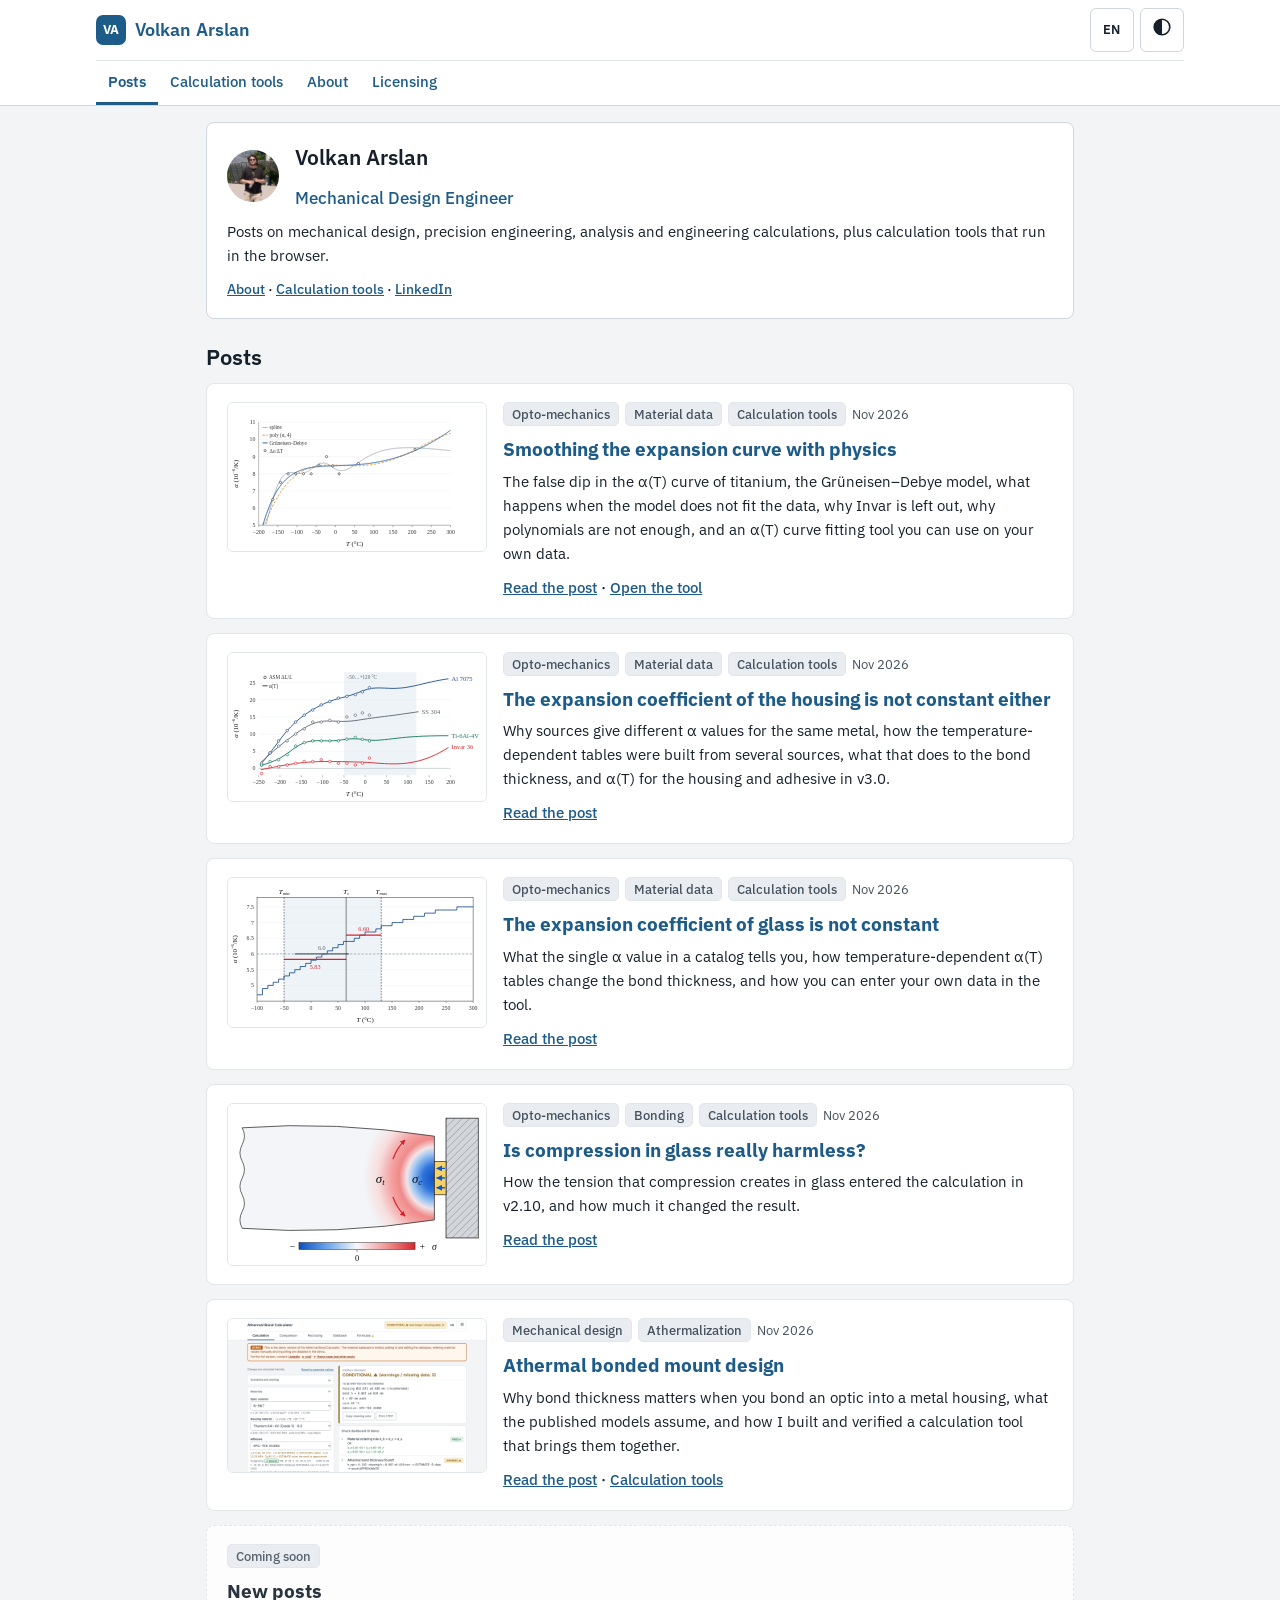
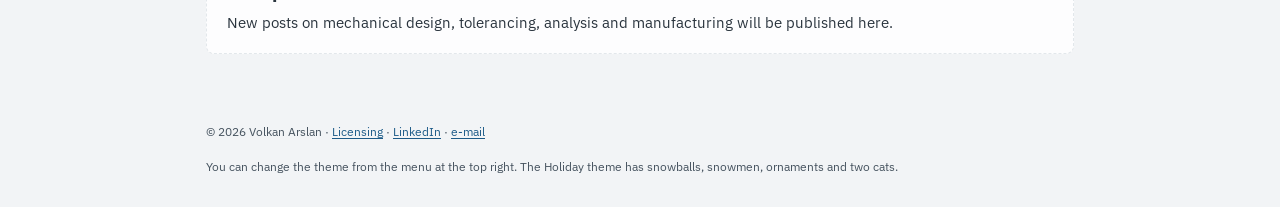
<file: index.html>
<!DOCTYPE html>
<html lang="en">
<head>
<meta charset="utf-8">
<meta name="viewport" content="width=device-width, initial-scale=1, viewport-fit=cover">
<title>Volkan Arslan — Yazılar</title>
<meta name="description" content="Volkan Arslan, mechanical design engineer: posts on mechanical design, precision engineering, GD&T and analysis, and browser-based engineering calculation tools.">
<meta name="author" content="Volkan Arslan">
<meta property="og:title" content="Volkan Arslan — Yazılar">
<meta property="og:description" content="Volkan Arslan, mechanical design engineer: posts on mechanical design, precision engineering, GD&T and analysis, and browser-based engineering calculation tools.">
<meta property="og:type" content="website">
<link rel="icon" href="data:image/svg+xml,%3Csvg xmlns='http://www.w3.org/2000/svg' viewBox='0 0 32 32'%3E%3Crect width='32' height='32' rx='7' fill='%231d5b88'/%3E%3Ctext x='16' y='21.5' font-family='Arial,sans-serif' font-size='14' font-weight='700' fill='%23fff' text-anchor='middle'%3EVA%3C/text%3E%3C/svg%3E">
<script>try{var __q=new URLSearchParams(location.search),__qt=__q.get("t"),__ql=__q.get("l");if(__qt&&/^(system|light|dark|holiday)$/.test(__qt))localStorage.setItem("va-site-tema",__qt);if(__ql&&/^(en|tr|de)$/.test(__ql))localStorage.setItem("athermal-bag-hesabi-v14-dil",__ql);if(__qt||__ql){__q.delete("t");__q.delete("l");var __s=__q.toString();history.replaceState(null,"",location.pathname+(__s?"?"+__s:"")+location.hash)}}catch(e){}</script>
<script>try{var __t=localStorage.getItem("va-site-tema");if(__t===null){var __sd=new Date(),__sm=__sd.getMonth(),__sg=__sd.getDate();if((__sm===11&&__sg>=15)||(__sm===0&&__sg<=6))__t="holiday"}if(__t==="light"||__t==="dark"||__t==="holiday"){document.documentElement.setAttribute("data-theme",__t);var __v=false;if(__t==="holiday"){var __s=JSON.parse(localStorage.getItem("athermal-bag-hesabi-v14-yilbasi")||"{}").variant,__d=new Date(),__h=__d.getHours()+__d.getMinutes()/60;__v=__s==="day"||(__s!=="night"&&((__h>=6&&__h<9.5?(__h-6)/5.25:(__h>=9.5&&__h<15?1:(__h>=15&&__h<16.5?1-(__h-15)/0.75:0)))>=0.5))}if(__v)document.documentElement.setAttribute("data-hol-var","day");document.documentElement.style.colorScheme=__t==="holiday"?(__v?"light":"dark"):__t}}catch(e){}try{var __l=null;try{__l=localStorage.getItem("athermal-bag-hesabi-v14-dil")}catch(e){}if(__l!=="tr"&&__l!=="de"&&__l!=="en"){var __a=navigator.languages&&navigator.languages.length?navigator.languages:[navigator.language||""];__l="en";for(var __i=0;__i<__a.length;__i++){var __p=String(__a[__i]||"").slice(0,2).toLowerCase();if(__p==="tr"||__p==="de"||__p==="en"){__l=__p;break}}}document.documentElement.setAttribute("lang",__l)}catch(e){document.documentElement.setAttribute("lang","en")}</script>
<link rel="stylesheet" href="https://fonts.googleapis.com/css2?family=IBM+Plex+Mono:wght@400;500&family=IBM+Plex+Sans:wght@400;500;600&display=swap" media="print" onload="this.media='all'">
<link rel="stylesheet" href="assets/site.css">
</head>
<body>
<div id="app" class="site" data-page="home">
  <a class="skip" href="#main">İçeriğe geç</a>
  <header class="top">
    <div class="wrap">
      <div class="row1">
        <div>
          <h1><a class="brand" href="index.html" translate="no"><span class="mono" aria-hidden="true">VA</span>Volkan Arslan</a></h1>
        </div>
        <div class="hdrR">
          <div class="themebox langbox" translate="no">
            <button type="button" class="themebtn langbtn" id="langBtn" aria-haspopup="true" aria-expanded="false" aria-controls="langMenu" aria-label="Language / Dil: English">EN</button>
            <div class="thememenu langmenu" id="langMenu" role="radiogroup" aria-label="Language / Dil" hidden>
              <button type="button" role="radio" aria-checked="true" data-lang-opt="en" lang="en">English</button>
              <button type="button" role="radio" aria-checked="false" data-lang-opt="de" lang="de">Deutsch</button>
              <button type="button" role="radio" aria-checked="false" data-lang-opt="tr" lang="tr">Türkçe</button>
            </div>
          </div>
          <div class="themebox">
            <button type="button" class="themebtn" id="themeBtn" aria-haspopup="true" aria-expanded="false" aria-controls="themePop" aria-label="Tema: Sistem"><span id="themeIco" aria-hidden="true"></span></button>
            <div class="thememenu" id="themePop" hidden>
              <div id="themeMenu" role="radiogroup" aria-label="Tema">
                <button type="button" role="radio" aria-checked="true" data-theme-opt="system">Sistem</button>
                <button type="button" role="radio" aria-checked="false" data-theme-opt="light">Açık</button>
                <button type="button" role="radio" aria-checked="false" data-theme-opt="dark">Koyu</button>
                <button type="button" role="radio" aria-checked="false" data-theme-opt="holiday">Yılbaşı<span class="seas" hidden> (sezon: otomatik)</span></button>
              </div>
              <div id="holMenuX" class="thx" hidden>
                <button type="button" id="holRunBtn" aria-pressed="true">Karı durdur</button>
                <button type="button" id="holSetBtn" aria-haspopup="dialog">Yılbaşı efektleri…</button>
              </div>
            </div>
          </div>
        </div>
      </div>
      <nav class="tabs sitenav" aria-label="Site">
        <a href="index.html" data-nav="home">Yazılar</a>
        <a href="tools.html" data-nav="tools"><span class="tm">Araçlar</span><span class="td">Hesaplama araçları</span></a>
        <a href="about.html" data-nav="about">Hakkımda</a>
        <a href="license.html" data-nav="license">Lisans</a>
      </nav>
    </div>
  </header>
  <main class="wrap site-main" id="main">
    <div role="tabpanel" id="sitePane" aria-label="İçerik">
    <div class="site-stack">
      <section class="card intro" aria-labelledby="introName">
        <div class="hero-id">
          <img class="avatar sm" src="assets/avatar.jpg" alt="Volkan Arslan" width="240" height="240">
          <div>
            <p class="intro-name" id="introName"><span translate="no">Volkan Arslan</span></p>
            <p class="hero-role">Mekanik Tasarım Mühendisi</p>
          </div>
        </div>
        <p>Mekanik tasarım, hassas mühendislik, analiz ve mühendislik hesapları üzerine yazılar ve tarayıcıda çalışan hesap araçları.</p>
        <p class="intro-links"><a href="about.html">Hakkımda</a> · <a href="tools.html">Hesaplama araçları</a> · <a href="https://www.linkedin.com/in/arslanvolkan" target="_blank" rel="noopener noreferrer">LinkedIn</a></p>
      </section>

      <section id="posts" aria-labelledby="h-posts">
        <h2 class="feed-h" id="h-posts">Yazılar</h2>
        <article class="card post-card feed">
          <a class="pc-img" href="posts/alfa-egri-modeli.html" tabindex="-1" aria-hidden="true"><img src="assets/alfa-model-ti.svg" alt="" loading="lazy"></a>
          <div class="pc-body">
            <p class="pc-meta"><span class="tag">Opto-mekanik</span> <span class="tag">Malzeme verisi</span> <span class="tag">Hesaplama araçları</span> <span class="pc-date">Kasım 2026</span></p>
            <h3><a href="posts/alfa-egri-modeli.html">Genleşme eğrisini fizikle düzgünleştirmek</a></h3>
            <p>Titanyumun α(T) eğrisindeki sahte çukur, Grüneisen–Debye modeli, model veriye uymadığında ne yapılıyor, Invar neden modelin dışında, polinomlar neden yetmiyor ve kendi verinize uygulayabileceğiniz α(T) eğri oturtma aracı.</p>
            <p class="pc-links"><a href="posts/alfa-egri-modeli.html">Yazıyı oku</a> · <a href="tools/alfa-egri/index.html">Aracı aç</a></p>
          </div>
        </article>
        <article class="card post-card feed">
          <a class="pc-img" href="posts/yuva-alfa-t.html" tabindex="-1" aria-hidden="true"><img src="assets/yuva-alfa-t.svg" alt="" loading="lazy"></a>
          <div class="pc-body">
            <p class="pc-meta"><span class="tag">Opto-mekanik</span> <span class="tag">Malzeme verisi</span> <span class="tag">Hesaplama araçları</span> <span class="pc-date">Kasım 2026</span></p>
            <h3><a href="posts/yuva-alfa-t.html">Yuvanın genleşme katsayısı da sabit değil</a></h3>
            <p>Aynı metal için kaynaklar neden farklı α veriyor, sıcaklığa bağlı tablolar birkaç kaynaktan nasıl kuruldu, bunun bağ kalınlığına etkisi ve v3.0'da yuva ve yapıştırıcı için α(T).</p>
            <p class="pc-links"><a href="posts/yuva-alfa-t.html">Yazıyı oku</a></p>
          </div>
        </article>
        <article class="card post-card feed">
          <a class="pc-img" href="posts/alfa-t.html" tabindex="-1" aria-hidden="true"><img src="assets/alfa-t.svg" alt="" loading="lazy"></a>
          <div class="pc-body">
            <p class="pc-meta"><span class="tag">Opto-mekanik</span> <span class="tag">Malzeme verisi</span> <span class="tag">Hesaplama araçları</span> <span class="pc-date">Kasım 2026</span></p>
            <h3><a href="posts/alfa-t.html">Camın genleşme katsayısı sabit değil</a></h3>
            <p>Katalogdaki tek α değerinin neyi anlattığı, sıcaklığa bağlı α(T) tablolarının bağ kalınlığını nasıl değiştirdiği ve araçta kendi verinizi nasıl girebileceğiniz.</p>
            <p class="pc-links"><a href="posts/alfa-t.html">Yazıyı oku</a></p>
          </div>
        </article>
        <article class="card post-card feed">
          <a class="pc-img" href="posts/camda-basma.html" tabindex="-1" aria-hidden="true"><img src="assets/basma-cekme.svg" alt="" loading="lazy"></a>
          <div class="pc-body">
            <p class="pc-meta"><span class="tag">Opto-mekanik</span> <span class="tag">Yapıştırma</span> <span class="tag">Hesaplama araçları</span> <span class="pc-date">Kasım 2026</span></p>
            <h3><a href="posts/camda-basma.html">Camda basma gerçekten zararsız mı?</a></h3>
            <p>v2.10'da camda basmanın oluşturduğu çekme hesaba nasıl girdi ve sonucu ne kadar değiştirdi.</p>
            <p class="pc-links"><a href="posts/camda-basma.html">Yazıyı oku</a></p>
          </div>
        </article>
        <article class="card post-card feed">
          <a class="pc-img" href="posts/athermal-bonding.html" tabindex="-1" aria-hidden="true"><img src="assets/athermal-demo.png" alt="" width="1280" height="760" loading="lazy"></a>
          <div class="pc-body">
            <p class="pc-meta"><span class="tag">Mekanik tasarım</span> <span class="tag">Athermalizasyon</span> <span class="pc-date">Kasım 2026</span></p>
            <h3><a href="posts/athermal-bonding.html">Athermal yapıştırma tasarımı</a></h3>
            <p>Optiği metal yuvaya yapıştırırken bağ kalınlığı neden önemli, literatürdeki modeller neyi varsayıyor ve bunları bir araya getiren bir hesap aracını nasıl kurup doğruladım.</p>
            <p class="pc-links"><a href="posts/athermal-bonding.html">Yazıyı oku</a> · <a href="tools.html">Hesaplama araçları</a></p>
          </div>
        </article>
        <article class="card post-card feed soon">
          <div class="pc-body">
            <p class="pc-meta"><span class="tag">Yakında</span></p>
            <h3>Yeni yazılar</h3>
            <p>Mekanik tasarım, toleranslandırma, analiz ve üretim üzerine yeni yazılar burada yayınlanacak.</p>
          </div>
        </article>
      </section>
    </div>
    </div>
  </main>
  <footer class="wrap">
    <p><span translate="no">© 2026 Volkan Arslan</span> · <a href="license.html">Lisans</a> · <a href="https://www.linkedin.com/in/arslanvolkan" target="_blank" rel="noopener noreferrer">LinkedIn</a> · <a href="#" class="site-mail">e-posta</a></p>
    <p>Temayı sağ üstteki menüden değiştirebilirsiniz. Yılbaşı temasında kar topu, kardan adam, süsler ve iki kedi var.</p>
  </footer>
</div>
<script src="assets/i18n/kartlar.js"></script>
<script src="assets/site.js"></script>
</body>
</html>
</file>
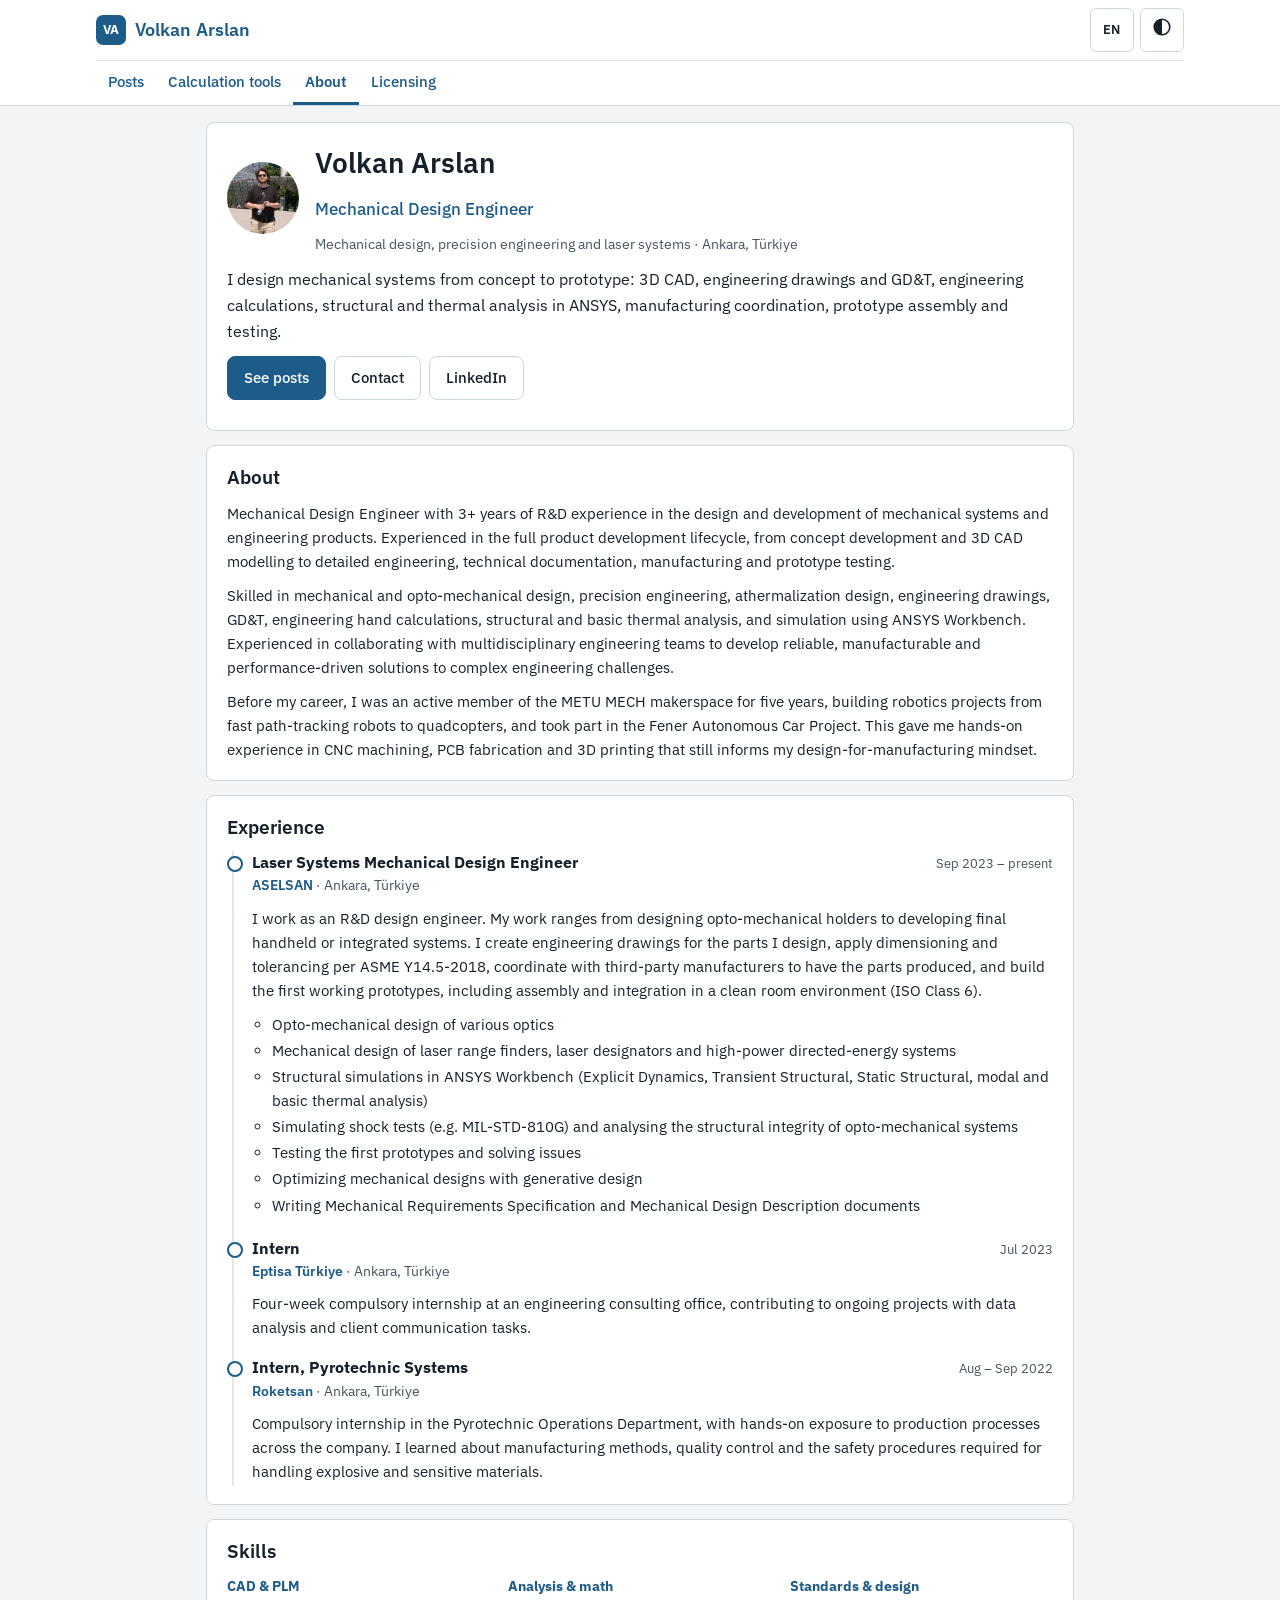
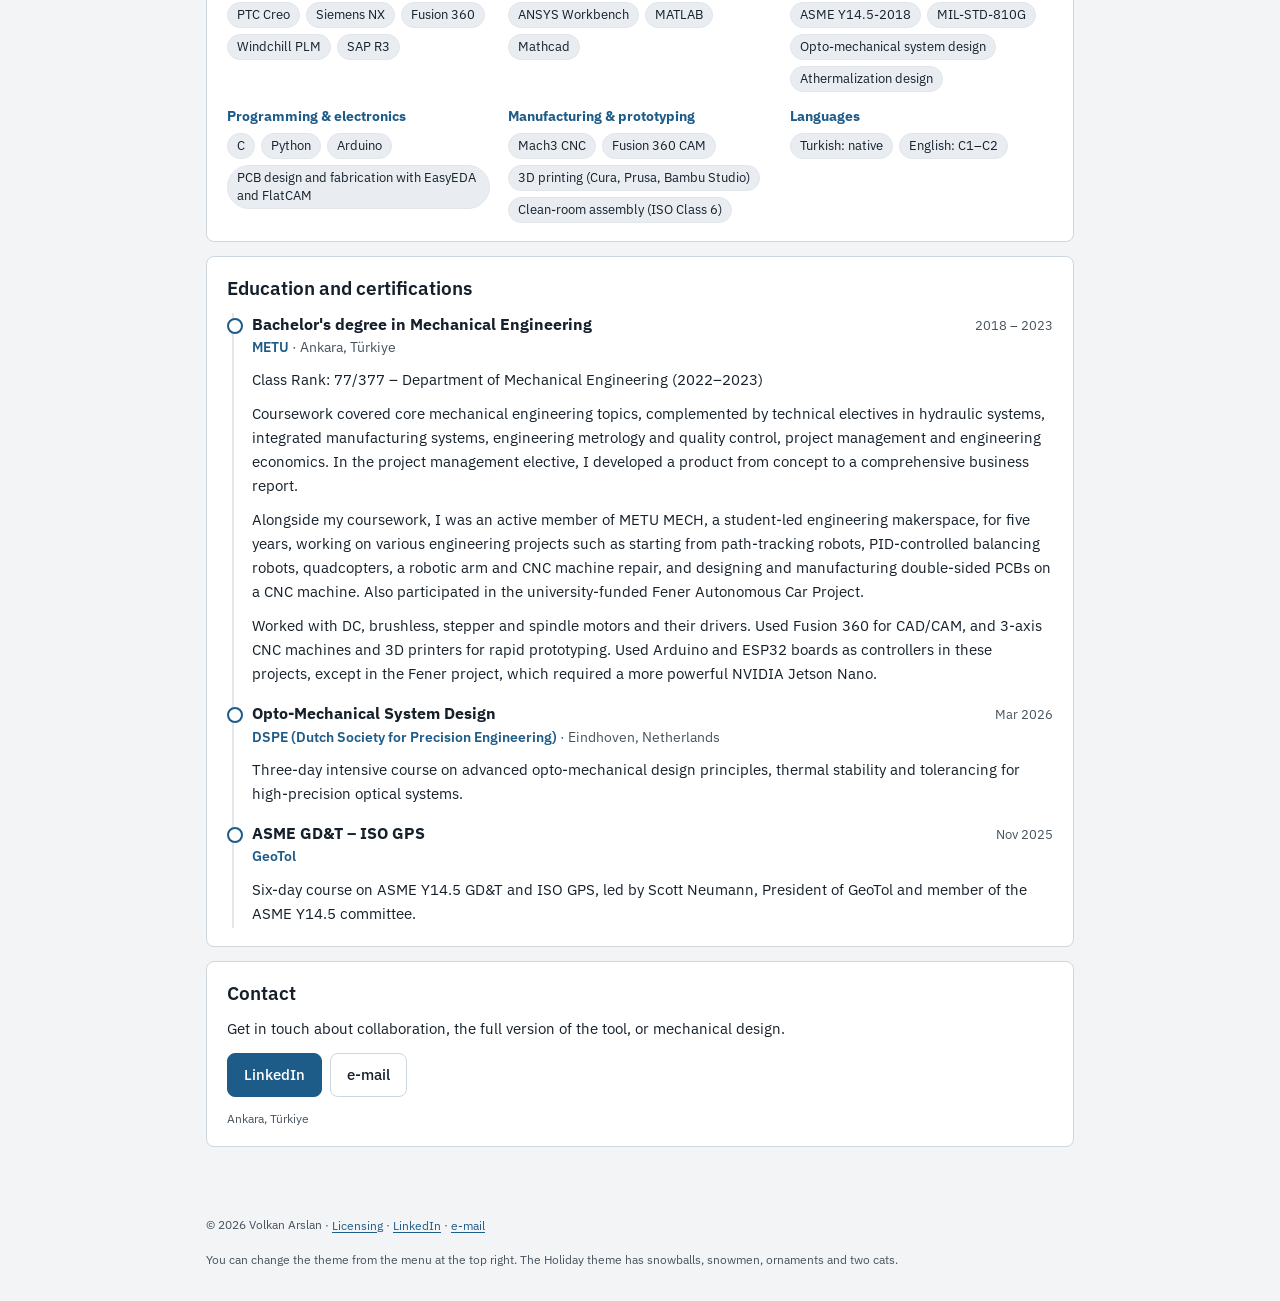
<file: about.html>
<!DOCTYPE html>
<html lang="en">
<head>
<meta charset="utf-8">
<meta name="viewport" content="width=device-width, initial-scale=1, viewport-fit=cover">
<title>Hakkımda — Volkan Arslan</title>
<meta name="description" content="Volkan Arslan, mechanical design engineer: posts on mechanical design, precision engineering, GD&T and analysis, and browser-based engineering calculation tools.">
<meta name="author" content="Volkan Arslan">
<meta property="og:title" content="Hakkımda — Volkan Arslan">
<meta property="og:description" content="Volkan Arslan, mechanical design engineer: posts on mechanical design, precision engineering, GD&T and analysis, and browser-based engineering calculation tools.">
<meta property="og:type" content="profile">
<link rel="icon" href="data:image/svg+xml,%3Csvg xmlns='http://www.w3.org/2000/svg' viewBox='0 0 32 32'%3E%3Crect width='32' height='32' rx='7' fill='%231d5b88'/%3E%3Ctext x='16' y='21.5' font-family='Arial,sans-serif' font-size='14' font-weight='700' fill='%23fff' text-anchor='middle'%3EVA%3C/text%3E%3C/svg%3E">
<script>try{var __q=new URLSearchParams(location.search),__qt=__q.get("t"),__ql=__q.get("l");if(__qt&&/^(system|light|dark|holiday)$/.test(__qt))localStorage.setItem("va-site-tema",__qt);if(__ql&&/^(en|tr|de)$/.test(__ql))localStorage.setItem("athermal-bag-hesabi-v14-dil",__ql);if(__qt||__ql){__q.delete("t");__q.delete("l");var __s=__q.toString();history.replaceState(null,"",location.pathname+(__s?"?"+__s:"")+location.hash)}}catch(e){}</script>
<script>try{var __t=localStorage.getItem("va-site-tema");if(__t===null){var __sd=new Date(),__sm=__sd.getMonth(),__sg=__sd.getDate();if((__sm===11&&__sg>=15)||(__sm===0&&__sg<=6))__t="holiday"}if(__t==="light"||__t==="dark"||__t==="holiday"){document.documentElement.setAttribute("data-theme",__t);var __v=false;if(__t==="holiday"){var __s=JSON.parse(localStorage.getItem("athermal-bag-hesabi-v14-yilbasi")||"{}").variant,__d=new Date(),__h=__d.getHours()+__d.getMinutes()/60;__v=__s==="day"||(__s!=="night"&&((__h>=6&&__h<9.5?(__h-6)/5.25:(__h>=9.5&&__h<15?1:(__h>=15&&__h<16.5?1-(__h-15)/0.75:0)))>=0.5))}if(__v)document.documentElement.setAttribute("data-hol-var","day");document.documentElement.style.colorScheme=__t==="holiday"?(__v?"light":"dark"):__t}}catch(e){}try{var __l=null;try{__l=localStorage.getItem("athermal-bag-hesabi-v14-dil")}catch(e){}if(__l!=="tr"&&__l!=="de"&&__l!=="en"){var __a=navigator.languages&&navigator.languages.length?navigator.languages:[navigator.language||""];__l="en";for(var __i=0;__i<__a.length;__i++){var __p=String(__a[__i]||"").slice(0,2).toLowerCase();if(__p==="tr"||__p==="de"||__p==="en"){__l=__p;break}}}document.documentElement.setAttribute("lang",__l)}catch(e){document.documentElement.setAttribute("lang","en")}</script>
<link rel="stylesheet" href="https://fonts.googleapis.com/css2?family=IBM+Plex+Mono:wght@400;500&family=IBM+Plex+Sans:wght@400;500;600&display=swap" media="print" onload="this.media='all'">
<link rel="stylesheet" href="assets/site.css">
</head>
<body>
<div id="app" class="site" data-page="about">
  <a class="skip" href="#main">İçeriğe geç</a>
  <header class="top">
    <div class="wrap">
      <div class="row1">
        <div>
          <h1><a class="brand" href="index.html" translate="no"><span class="mono" aria-hidden="true">VA</span>Volkan Arslan</a></h1>
        </div>
        <div class="hdrR">
          <div class="themebox langbox" translate="no">
            <button type="button" class="themebtn langbtn" id="langBtn" aria-haspopup="true" aria-expanded="false" aria-controls="langMenu" aria-label="Language / Dil: English">EN</button>
            <div class="thememenu langmenu" id="langMenu" role="radiogroup" aria-label="Language / Dil" hidden>
              <button type="button" role="radio" aria-checked="true" data-lang-opt="en" lang="en">English</button>
              <button type="button" role="radio" aria-checked="false" data-lang-opt="de" lang="de">Deutsch</button>
              <button type="button" role="radio" aria-checked="false" data-lang-opt="tr" lang="tr">Türkçe</button>
            </div>
          </div>
          <div class="themebox">
            <button type="button" class="themebtn" id="themeBtn" aria-haspopup="true" aria-expanded="false" aria-controls="themePop" aria-label="Tema: Sistem"><span id="themeIco" aria-hidden="true"></span></button>
            <div class="thememenu" id="themePop" hidden>
              <div id="themeMenu" role="radiogroup" aria-label="Tema">
                <button type="button" role="radio" aria-checked="true" data-theme-opt="system">Sistem</button>
                <button type="button" role="radio" aria-checked="false" data-theme-opt="light">Açık</button>
                <button type="button" role="radio" aria-checked="false" data-theme-opt="dark">Koyu</button>
                <button type="button" role="radio" aria-checked="false" data-theme-opt="holiday">Yılbaşı<span class="seas" hidden> (sezon: otomatik)</span></button>
              </div>
              <div id="holMenuX" class="thx" hidden>
                <button type="button" id="holRunBtn" aria-pressed="true">Karı durdur</button>
                <button type="button" id="holSetBtn" aria-haspopup="dialog">Yılbaşı efektleri…</button>
              </div>
            </div>
          </div>
        </div>
      </div>
      <nav class="tabs sitenav" aria-label="Site">
        <a href="index.html" data-nav="home">Yazılar</a>
        <a href="tools.html" data-nav="tools"><span class="tm">Araçlar</span><span class="td">Hesaplama araçları</span></a>
        <a href="about.html" data-nav="about">Hakkımda</a>
        <a href="license.html" data-nav="license">Lisans</a>
      </nav>
    </div>
  </header>
  <main class="wrap site-main" id="main">
    <div role="tabpanel" id="sitePane" aria-label="İçerik">
    <div class="site-stack">
      <section class="card hero" aria-labelledby="heroName">
        <div class="hero-id">
          <img class="avatar" src="assets/avatar.jpg" alt="Volkan Arslan" width="240" height="240">
          <div>
            <p class="hero-name" id="heroName" translate="no">Volkan Arslan</p>
            <p class="hero-role">Mekanik Tasarım Mühendisi</p>
            <p class="hero-meta"><span>Mekanik tasarım, hassas mühendislik ve lazer sistemleri</span> · <span>Ankara, Türkiye</span></p>
          </div>
        </div>
        <p class="lead">Mekanik sistemleri kavramdan prototipe kadar tasarlıyorum: 3B CAD, teknik resim ve GD&amp;T, mühendislik hesapları, ANSYS ile yapısal ve ısıl analiz, üretim koordinasyonu, prototip montajı ve testi.</p>
        <div class="btnrow hero-btns">
          <a class="btn pri" href="index.html">Yazıları gör</a>
          <a class="btn" href="#contact">İletişim</a>
          <a class="btn" href="https://www.linkedin.com/in/arslanvolkan" target="_blank" rel="noopener noreferrer">LinkedIn</a>
        </div>
      </section>

      <section class="card" id="about" aria-labelledby="h-about">
        <h2 id="h-about">Hakkımda</h2>
        <p>Mekanik sistemlerin ve mühendislik ürünlerinin tasarımında ve geliştirilmesinde 3 yılı aşkın Ar-Ge deneyimi olan bir mekanik tasarım mühendisiyim. Kavram geliştirme ve 3B CAD modellemeden ayrıntılı mühendisliğe, teknik dokümantasyona, üretime ve prototip testine kadar ürün geliştirme sürecinin tamamında deneyimliyim.</p>
        <p>Mekanik ve opto-mekanik tasarım, hassas mühendislik, athermalizasyon tasarımı, teknik resim, GD&amp;T, mühendislik el hesapları, yapısal ve temel ısıl analiz ile ANSYS Workbench simülasyonu alanlarında yetkinim. Karmaşık mühendislik problemlerine güvenilir, üretilebilir ve performans odaklı çözümler geliştirmek için çok disiplinli mühendislik ekipleriyle çalışma deneyimine sahibim.</p>
        <p>Kariyerimden önce beş yıl boyunca ODTÜ MECH atölyesinin aktif bir üyesiydim: hızlı çizgi izleyen robotlardan quadcopter'lara kadar robotik projeler geliştirdim ve Fener Otonom Araç Projesi'nde yer aldım. Bu süreç bana CNC işleme, PCB üretimi ve 3B baskıda uygulamalı deneyim kazandırdı; bu deneyim bugün de üretime uygun tasarım bakışımı şekillendiriyor.</p>
      </section>

      <section class="card" id="experience" aria-labelledby="h-exp">
        <h2 id="h-exp">Deneyim</h2>
        <ol class="tl">
          <li>
            <div class="tl-h"><h3>Lazer Sistemleri Mekanik Tasarım Mühendisi</h3><span class="tl-d">Eylül 2023 – günümüz</span></div>
            <p class="tl-o"><b translate="no">ASELSAN</b> · <span>Ankara, Türkiye</span></p>
            <p>Ar-Ge tasarım mühendisi olarak çalışıyorum. İşim opto-mekanik tutucuların tasarımından elde taşınan ya da entegre son sistemlerin geliştirilmesine kadar uzanıyor. Tasarladığım parçaların teknik resimlerini hazırlıyor, ölçülendirme ve toleranslandırmayı ASME Y14.5-2018'e göre yapıyor, parçaların üretimi için tedarikçilerle koordinasyon kuruyor ve temiz oda ortamında (ISO Sınıf 6) montaj ve entegrasyon dahil ilk çalışan prototipleri oluşturuyorum.</p>
            <ul>
              <li>Çeşitli optiklerin opto-mekanik tasarımı</li>
              <li>Lazer mesafe ölçerlerin, lazer işaretleyicilerin ve yüksek güçlü yönlendirilmiş enerji sistemlerinin mekanik tasarımı</li>
              <li>ANSYS Workbench ile yapısal simülasyonlar (Explicit Dynamics, Transient Structural, Static Structural, modal ve temel ısıl analiz)</li>
              <li>Şok testlerinin (ör. MIL-STD-810G) simülasyonu ve opto-mekanik sistemlerin yapısal bütünlüğünün analizi</li>
              <li>İlk prototiplerin test edilmesi ve sorunların çözülmesi</li>
              <li>Generative design ile mekanik sistem tasarımlarının optimizasyonu</li>
              <li>Mekanik Gereksinim Spesifikasyonu ve Mekanik Tasarım Tanımı belgelerinin yazılması</li>
            </ul>
          </li>
          <li>
            <div class="tl-h"><h3>Stajyer</h3><span class="tl-d">Temmuz 2023</span></div>
            <p class="tl-o"><b translate="no">Eptisa Türkiye</b> · <span>Ankara, Türkiye</span></p>
            <p>Bir mühendislik danışmanlık ofisinde dört haftalık zorunlu staj; süren projelere veri analizi ve müşteri iletişimi görevleriyle katkı.</p>
          </li>
          <li>
            <div class="tl-h"><h3>Stajyer, Piroteknik Sistemler</h3><span class="tl-d">Ağustos – Eylül 2022</span></div>
            <p class="tl-o"><b translate="no">Roketsan</b> · <span>Ankara, Türkiye</span></p>
            <p>Piroteknik Operasyonlar Bölümü'nde zorunlu staj. Şirket genelindeki üretim süreçlerini yerinde gördüm; üretim yöntemlerini, kalite kontrolü ve patlayıcı ve hassas malzemelerle çalışmanın gerektirdiği güvenlik prosedürlerini öğrendim.</p>
          </li>
        </ol>
      </section>

      <section class="card" id="skills" aria-labelledby="h-skills">
        <h2 id="h-skills">Yetenekler</h2>
        <div class="skills">
          <div class="sk"><h3>CAD ve PLM</h3><ul class="chips" translate="no"><li>PTC Creo</li><li>Siemens NX</li><li>Fusion 360</li><li>Windchill PLM</li><li>SAP R3</li></ul></div>
          <div class="sk"><h3>Analiz ve hesap</h3><ul class="chips" translate="no"><li>ANSYS Workbench</li><li>MATLAB</li><li>Mathcad</li></ul></div>
          <div class="sk"><h3>Standartlar ve tasarım</h3><ul class="chips"><li translate="no">ASME Y14.5-2018</li><li translate="no">MIL-STD-810G</li><li>Opto-mekanik sistem tasarımı</li><li>Athermalizasyon tasarımı</li></ul></div>
          <div class="sk"><h3>Programlama ve elektronik</h3><ul class="chips"><li translate="no">C</li><li translate="no">Python</li><li translate="no">Arduino</li><li>EasyEDA ve FlatCAM ile PCB tasarımı ve üretimi</li></ul></div>
          <div class="sk"><h3>Üretim ve prototipleme</h3><ul class="chips"><li translate="no">Mach3 CNC</li><li translate="no">Fusion 360 CAM</li><li>3B baskı (Cura, Prusa, Bambu Studio)</li><li>Temiz oda montajı (ISO Sınıf 6)</li></ul></div>
          <div class="sk"><h3>Diller</h3><ul class="chips"><li>Türkçe: ana dil</li><li>İngilizce: C1–C2</li></ul></div>
        </div>
      </section>

      <section class="card" id="education" aria-labelledby="h-edu">
        <h2 id="h-edu">Eğitim ve sertifikalar</h2>
        <ol class="tl">
          <li>
            <div class="tl-h"><h3>Makine Mühendisliği Lisans</h3><span class="tl-d">2018 – 2023</span></div>
            <p class="tl-o"><b>Orta Doğu Teknik Üniversitesi (ODTÜ)</b> · <span>Ankara, Türkiye</span></p>
            <p>Bölüm sıralaması: 77/377 – Makine Mühendisliği Bölümü (2022–2023)</p>
            <p>Dersler temel makine mühendisliği konularını kapsıyordu; bunlara hidrolik sistemler, bütünleşik üretim sistemleri, mühendislik metrolojisi ve kalite kontrol, proje yönetimi ve mühendislik ekonomisi alanlarında teknik seçmeliler eklendi. Proje yönetimi seçmelisinde bir ürünü kavramdan kapsamlı bir iş raporuna kadar geliştirdim.</p>
            <p>Derslerin yanı sıra beş yıl boyunca öğrenci yönetimindeki bir mühendislik atölyesi olan ODTÜ MECH'in aktif üyesiydim; çizgi izleyen robotlardan PID kontrollü dengeleyen robotlara, quadcopter'lara, robot kola ve CNC tezgâh onarımına, ayrıca CNC'de çift taraflı PCB tasarımı ve üretimine uzanan çeşitli mühendislik projelerinde çalıştım. Üniversite destekli Fener Otonom Araç Projesi'ne de katıldım.</p>
            <p>DC, fırçasız, step ve spindle motorlarla ve sürücüleriyle çalıştım. CAD/CAM için Fusion 360'ı, hızlı prototipleme için 3 eksenli CNC tezgâhları ve 3B yazıcıları kullandım. Bu projelerde, daha güçlü bir NVIDIA Jetson Nano gerektiren Fener projesi dışında, denetleyici olarak Arduino ve ESP32 kartlarını kullandım.</p>
          </li>
          <li>
            <div class="tl-h"><h3>Opto-Mekanik Sistem Tasarımı</h3><span class="tl-d">Mart 2026</span></div>
            <p class="tl-o"><b>DSPE (Hollanda Hassas Mühendislik Derneği)</b> · <span>Eindhoven, Hollanda</span></p>
            <p>Yüksek hassasiyetli optik sistemler için ileri opto-mekanik tasarım ilkeleri, ısıl kararlılık ve toleranslandırma üzerine üç günlük yoğun kurs.</p>
          </li>
          <li>
            <div class="tl-h"><h3>ASME GD&amp;T – ISO GPS</h3><span class="tl-d">Kasım 2025</span></div>
            <p class="tl-o"><b translate="no">GeoTol</b></p>
            <p>ASME Y14.5 GD&amp;T ve ISO GPS üzerine altı günlük kurs; eğitmen GeoTol başkanı ve ASME Y14.5 komitesi üyesi Scott Neumann.</p>
          </li>
        </ol>
      </section>

      <section class="card" id="contact" aria-labelledby="h-contact">
        <h2 id="h-contact">İletişim</h2>
        <p>İş birliği, aracın tam sürümü ya da mekanik tasarım üzerine konuşmak için bana yazabilirsiniz.</p>
        <div class="btnrow">
          <a class="btn pri" href="https://www.linkedin.com/in/arslanvolkan" target="_blank" rel="noopener noreferrer">LinkedIn</a>
          <a class="btn site-mail" href="#">e-posta</a>
        </div>
        <p class="small">Ankara, Türkiye</p>
      </section>
    </div>
    </div>
  </main>
  <footer class="wrap">
    <p><span translate="no">© 2026 Volkan Arslan</span> · <a href="license.html">Lisans</a> · <a href="https://www.linkedin.com/in/arslanvolkan" target="_blank" rel="noopener noreferrer">LinkedIn</a> · <a href="#" class="site-mail">e-posta</a></p>
    <p>Temayı sağ üstteki menüden değiştirebilirsiniz. Yılbaşı temasında kar topu, kardan adam, süsler ve iki kedi var.</p>
  </footer>
</div>
<script src="assets/site.js"></script>
</body>
</html>
</file>
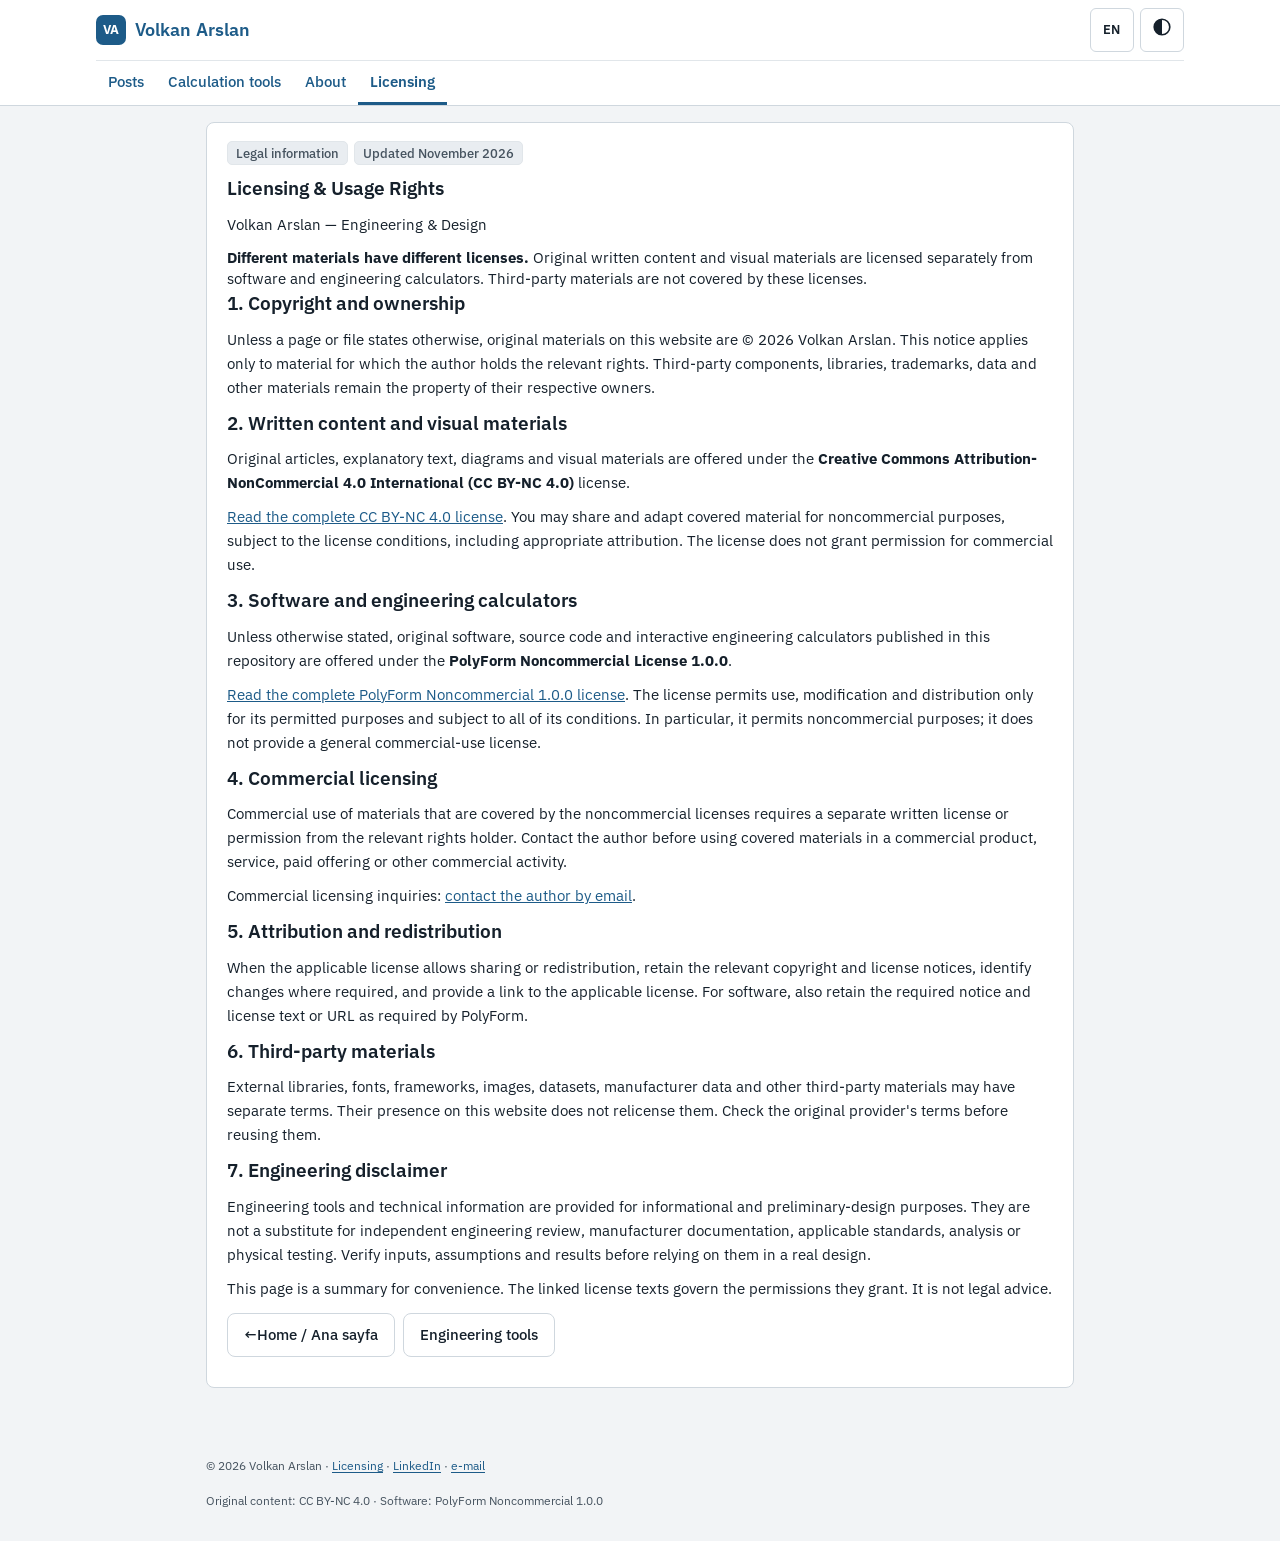
<file: license.html>
<!DOCTYPE html>
<html lang="en">
<head>
<meta charset="utf-8">
<meta name="viewport" content="width=device-width, initial-scale=1, viewport-fit=cover">
<title>Lisans ve Kullanım Koşulları — Volkan Arslan</title>
<meta name="description" content="Licensing terms for original content, engineering calculators and software published by Volkan Arslan.">
<meta name="author" content="Volkan Arslan">
<meta property="og:title" content="Lisans ve Kullanım Koşulları — Volkan Arslan">
<meta property="og:description" content="Licensing terms for original content, engineering calculators and software published by Volkan Arslan.">
<meta property="og:type" content="website">
<link rel="icon" href="data:image/svg+xml,%3Csvg xmlns='http://www.w3.org/2000/svg' viewBox='0 0 32 32'%3E%3Crect width='32' height='32' rx='7' fill='%231d5b88'/%3E%3Ctext x='16' y='21.5' font-family='Arial,sans-serif' font-size='14' font-weight='700' fill='%23fff' text-anchor='middle'%3EVA%3C/text%3E%3C/svg%3E">
<script>try{var __q=new URLSearchParams(location.search),__qt=__q.get("t"),__ql=__q.get("l");if(__qt&&/^(system|light|dark|holiday)$/.test(__qt))localStorage.setItem("va-site-tema",__qt);if(__ql&&/^(en|tr|de)$/.test(__ql))localStorage.setItem("athermal-bag-hesabi-v14-dil",__ql);if(__qt||__ql){__q.delete("t");__q.delete("l");var __s=__q.toString();history.replaceState(null,"",location.pathname+(__s?"?"+__s:"")+location.hash)}}catch(e){}</script>
<script>try{var __t=localStorage.getItem("va-site-tema");if(__t===null){var __sd=new Date(),__sm=__sd.getMonth(),__sg=__sd.getDate();if((__sm===11&&__sg>=15)||(__sm===0&&__sg<=6))__t="holiday"}if(__t==="light"||__t==="dark"||__t==="holiday"){document.documentElement.setAttribute("data-theme",__t);var __v=false;if(__t==="holiday"){var __s=JSON.parse(localStorage.getItem("athermal-bag-hesabi-v14-yilbasi")||"{}").variant,__d=new Date(),__h=__d.getHours()+__d.getMinutes()/60;__v=__s==="day"||(__s!=="night"&&((__h>=6&&__h<9.5?(__h-6)/5.25:(__h>=9.5&&__h<15?1:(__h>=15&&__h<16.5?1-(__h-15)/0.75:0)))>=0.5))}if(__v)document.documentElement.setAttribute("data-hol-var","day");document.documentElement.style.colorScheme=__t==="holiday"?(__v?"light":"dark"):__t}}catch(e){}try{var __l=null;try{__l=localStorage.getItem("athermal-bag-hesabi-v14-dil")}catch(e){}if(__l!=="tr"&&__l!=="de"&&__l!=="en"){var __a=navigator.languages&&navigator.languages.length?navigator.languages:[navigator.language||""];__l="en";for(var __i=0;__i<__a.length;__i++){var __p=String(__a[__i]||"").slice(0,2).toLowerCase();if(__p==="tr"||__p==="de"||__p==="en"){__l=__p;break}}}document.documentElement.setAttribute("lang",__l)}catch(e){document.documentElement.setAttribute("lang","en")}</script>
<link rel="stylesheet" href="https://fonts.googleapis.com/css2?family=IBM+Plex+Mono:wght@400;500&family=IBM+Plex+Sans:wght@400;500;600&display=swap" media="print" onload="this.media='all'">
<link rel="stylesheet" href="assets/site.css">
</head>
<body>
<div id="app" class="site" data-page="license">
  <a class="skip" href="#main">İçeriğe geç</a>
  <header class="top">
    <div class="wrap">
      <div class="row1">
        <div>
          <h1><a class="brand" href="index.html" translate="no"><span class="mono" aria-hidden="true">VA</span>Volkan Arslan</a></h1>
        </div>
        <div class="hdrR">
          <div class="themebox langbox" translate="no">
            <button type="button" class="themebtn langbtn" id="langBtn" aria-haspopup="true" aria-expanded="false" aria-controls="langMenu" aria-label="Language / Dil: English">EN</button>
            <div class="thememenu langmenu" id="langMenu" role="radiogroup" aria-label="Language / Dil" hidden>
              <button type="button" role="radio" aria-checked="true" data-lang-opt="en" lang="en">English</button>
              <button type="button" role="radio" aria-checked="false" data-lang-opt="de" lang="de">Deutsch</button>
              <button type="button" role="radio" aria-checked="false" data-lang-opt="tr" lang="tr">Türkçe</button>
            </div>
          </div>
          <div class="themebox">
            <button type="button" class="themebtn" id="themeBtn" aria-haspopup="true" aria-expanded="false" aria-controls="themePop" aria-label="Tema: Sistem"><span id="themeIco" aria-hidden="true"></span></button>
            <div class="thememenu" id="themePop" hidden>
              <div id="themeMenu" role="radiogroup" aria-label="Tema">
                <button type="button" role="radio" aria-checked="true" data-theme-opt="system">Sistem</button>
                <button type="button" role="radio" aria-checked="false" data-theme-opt="light">Açık</button>
                <button type="button" role="radio" aria-checked="false" data-theme-opt="dark">Koyu</button>
                <button type="button" role="radio" aria-checked="false" data-theme-opt="holiday">Yılbaşı<span class="seas" hidden> (sezon: otomatik)</span></button>
              </div>
              <div id="holMenuX" class="thx" hidden>
                <button type="button" id="holRunBtn" aria-pressed="true">Karı durdur</button>
                <button type="button" id="holSetBtn" aria-haspopup="dialog">Yılbaşı efektleri…</button>
              </div>
            </div>
          </div>
        </div>
      </div>
      <nav class="tabs sitenav" aria-label="Site">
        <a href="index.html" data-nav="home">Yazılar</a>
        <a href="tools.html" data-nav="tools"><span class="tm">Araçlar</span><span class="td">Hesaplama araçları</span></a>
        <a href="about.html" data-nav="about">Hakkımda</a>
        <a href="license.html" data-nav="license">Lisans</a>
      </nav>
    </div>
  </header>
  <main class="wrap site-main" id="main">
    <div role="tabpanel" id="sitePane" aria-label="İçerik">
    <div class="site-stack">
      <article class="card post license-card">
        <div id="licenseContent" translate="no">
          <section data-license-lang="en">
            <p class="pc-meta"><span class="tag">Legal information</span><span class="tag">Updated November 2026</span></p>
            <h2>Licensing &amp; Usage Rights</h2>
            <p class="license-intro">Volkan Arslan — Engineering &amp; Design</p>
            <div class="license-callout"><strong>Different materials have different licenses.</strong> Original written content and visual materials are licensed separately from software and engineering calculators. Third-party materials are not covered by these licenses.</div>
            <h2>1. Copyright and ownership</h2>
            <p>Unless a page or file states otherwise, original materials on this website are © 2026 Volkan Arslan. This notice applies only to material for which the author holds the relevant rights. Third-party components, libraries, trademarks, data and other materials remain the property of their respective owners.</p>
            <h2>2. Written content and visual materials</h2>
            <p>Original articles, explanatory text, diagrams and visual materials are offered under the <strong>Creative Commons Attribution-NonCommercial 4.0 International (CC BY-NC 4.0)</strong> license.</p>
            <p><a href="https://creativecommons.org/licenses/by-nc/4.0/" target="_blank" rel="noopener noreferrer">Read the complete CC BY-NC 4.0 license</a>. You may share and adapt covered material for noncommercial purposes, subject to the license conditions, including appropriate attribution. The license does not grant permission for commercial use.</p>
            <h2>3. Software and engineering calculators</h2>
            <p>Unless otherwise stated, original software, source code and interactive engineering calculators published in this repository are offered under the <strong>PolyForm Noncommercial License 1.0.0</strong>.</p>
            <p><a href="https://polyformproject.org/licenses/noncommercial/1.0.0" target="_blank" rel="noopener noreferrer">Read the complete PolyForm Noncommercial 1.0.0 license</a>. The license permits use, modification and distribution only for its permitted purposes and subject to all of its conditions. In particular, it permits noncommercial purposes; it does not provide a general commercial-use license.</p>
            <h2>4. Commercial licensing</h2>
            <p>Commercial use of materials that are covered by the noncommercial licenses requires a separate written license or permission from the relevant rights holder. Contact the author before using covered materials in a commercial product, service, paid offering or other commercial activity.</p>
            <p>Commercial licensing inquiries: <a href="#" class="site-mail">contact the author by email</a>.</p>
            <h2>5. Attribution and redistribution</h2>
            <p>When the applicable license allows sharing or redistribution, retain the relevant copyright and license notices, identify changes where required, and provide a link to the applicable license. For software, also retain the required notice and license text or URL as required by PolyForm.</p>
            <h2>6. Third-party materials</h2>
            <p>External libraries, fonts, frameworks, images, datasets, manufacturer data and other third-party materials may have separate terms. Their presence on this website does not relicense them. Check the original provider's terms before reusing them.</p>
            <h2>7. Engineering disclaimer</h2>
            <p>Engineering tools and technical information are provided for informational and preliminary-design purposes. They are not a substitute for independent engineering review, manufacturer documentation, applicable standards, analysis or physical testing. Verify inputs, assumptions and results before relying on them in a real design.</p>
            <p class="license-meta">This page is a summary for convenience. The linked license texts govern the permissions they grant. It is not legal advice.</p>
          </section>

          <section data-license-lang="de" hidden>
            <p class="pc-meta"><span class="tag">Rechtliche Hinweise</span><span class="tag">Aktualisiert: November 2026</span></p>
            <h2>Lizenz- und Nutzungsbedingungen</h2>
            <p class="license-intro">Volkan Arslan — Engineering &amp; Design</p>
            <div class="license-callout"><strong>Für unterschiedliche Materialien gelten unterschiedliche Lizenzen.</strong> Originaltexte und Bildmaterial werden getrennt von Software und technischen Rechnern lizenziert. Materialien Dritter sind von diesen Lizenzen ausgenommen.</div>
            <h2>1. Urheberrecht und Rechteinhaberschaft</h2>
            <p>Sofern auf einer Seite oder in einer Datei nichts anderes angegeben ist, sind die Originalmaterialien dieser Website © 2026 Volkan Arslan. Dieser Hinweis gilt nur für Materialien, an denen der Autor die entsprechenden Rechte besitzt. Komponenten, Bibliotheken, Marken, Daten und sonstige Materialien Dritter bleiben Eigentum ihrer jeweiligen Rechteinhaber.</p>
            <h2>2. Texte und visuelle Materialien</h2>
            <p>Originalartikel, Erläuterungstexte, Diagramme und visuelle Materialien werden unter der Lizenz <strong>Creative Commons Namensnennung-Nicht kommerziell 4.0 International (CC BY-NC 4.0)</strong> bereitgestellt.</p>
            <p><a href="https://creativecommons.org/licenses/by-nc/4.0/" target="_blank" rel="noopener noreferrer">Vollständige CC-BY-NC-4.0-Lizenz lesen</a>. Teilen und Bearbeiten für nichtkommerzielle Zwecke ist unter Einhaltung der Lizenzbedingungen, einschließlich angemessener Namensnennung, gestattet. Die Lizenz erlaubt keine kommerzielle Nutzung.</p>
            <h2>3. Software und technische Rechner</h2>
            <p>Sofern nicht anders angegeben, werden originale Software, Quellcode und interaktive technische Rechner dieses Repository unter der <strong>PolyForm Noncommercial License 1.0.0</strong> bereitgestellt.</p>
            <p><a href="https://polyformproject.org/licenses/noncommercial/1.0.0" target="_blank" rel="noopener noreferrer">Vollständige PolyForm-Noncommercial-1.0.0-Lizenz lesen</a>. Nutzung, Änderung und Weitergabe sind nur für die in der Lizenz erlaubten Zwecke und unter Einhaltung sämtlicher Bedingungen gestattet. Insbesondere sind nichtkommerzielle Zwecke erlaubt; eine allgemeine Erlaubnis zur kommerziellen Nutzung wird nicht erteilt.</p>
            <h2>4. Kommerzielle Lizenzierung</h2>
            <p>Die kommerzielle Nutzung von Materialien, die den nichtkommerziellen Lizenzen unterliegen, erfordert eine separate schriftliche Lizenz oder Genehmigung des jeweiligen Rechteinhabers. Bitte kontaktiere den Autor vor einer Nutzung in einem kommerziellen Produkt, einer Dienstleistung, einem kostenpflichtigen Angebot oder einer sonstigen kommerziellen Tätigkeit.</p>
            <p>Anfragen zur kommerziellen Lizenzierung: <a href="#" class="site-mail">Autor per E-Mail kontaktieren</a>.</p>
            <h2>5. Namensnennung und Weitergabe</h2>
            <p>Wenn die jeweilige Lizenz das Teilen oder die Weitergabe erlaubt, müssen die entsprechenden Urheberrechts- und Lizenzhinweise erhalten bleiben. Änderungen sind wie vorgeschrieben kenntlich zu machen und ein Link zur jeweiligen Lizenz ist bereitzustellen. Für Software sind außerdem die nach PolyForm erforderlichen Hinweise und der Lizenztext oder dessen URL beizubehalten.</p>
            <h2>6. Materialien Dritter</h2>
            <p>Externe Bibliotheken, Schriftarten, Frameworks, Bilder, Datensätze, Herstellerdaten und andere Materialien Dritter können eigenen Bedingungen unterliegen. Ihre Einbindung in diese Website ändert diese Bedingungen nicht. Vor einer Wiederverwendung sind die Bedingungen des jeweiligen Anbieters zu prüfen.</p>
            <h2>7. Hinweis zu technischen Berechnungen</h2>
            <p>Technische Rechner und Informationen dienen der Information und Vorplanung. Sie ersetzen keine unabhängige technische Prüfung, Herstellerdokumentation, geltenden Normen, Analysen oder physische Tests. Eingaben, Annahmen und Ergebnisse müssen vor einer Anwendung in einer realen Konstruktion überprüft werden.</p>
            <p class="license-meta">Diese Seite ist eine unverbindliche Zusammenfassung. Maßgeblich sind die verlinkten Lizenztexte. Dies ist keine Rechtsberatung.</p>
          </section>

          <section data-license-lang="tr" hidden>
            <p class="pc-meta"><span class="tag">Hukuki bilgilendirme</span><span class="tag">Güncelleme: Kasım 2026</span></p>
            <h2>Lisans ve Kullanım Koşulları</h2>
            <p class="license-intro">Volkan Arslan — Mühendislik ve Tasarım</p>
            <div class="license-callout"><strong>Farklı materyaller farklı lisanslara tabidir.</strong> Özgün yazılı içerikler ve görsel materyaller; yazılım ve mühendislik hesaplama araçlarından ayrı lisanslanır. Üçüncü taraf materyalleri bu lisansların kapsamına girmez.</div>
            <h2>1. Telif hakkı ve sahiplik</h2>
            <p>Bir sayfada veya dosyada aksi belirtilmedikçe, bu web sitesindeki özgün materyaller © 2026 Volkan Arslan'a aittir. Bu bildirim yalnızca yazarın ilgili haklara sahip olduğu materyaller için geçerlidir. Üçüncü taraf bileşenleri, kütüphaneler, markalar, veriler ve diğer materyaller kendi hak sahiplerinin mülkiyetinde kalır.</p>
            <h2>2. Yazılı içerik ve görsel materyaller</h2>
            <p>Özgün makaleler, açıklama metinleri, şemalar ve görsel materyaller <strong>Creative Commons Atıf-GayriTicari 4.0 Uluslararası (CC BY-NC 4.0)</strong> lisansı altında sunulur.</p>
            <p><a href="https://creativecommons.org/licenses/by-nc/4.0/" target="_blank" rel="noopener noreferrer">CC BY-NC 4.0 lisansının tam metnini görüntüle</a>. Lisans koşullarına ve uygun atıf yükümlülüğüne uymak şartıyla kapsam dahilindeki materyaller ticari olmayan amaçlarla paylaşılabilir ve uyarlanabilir. Bu lisans ticari kullanım izni vermez.</p>
            <h2>3. Yazılım ve mühendislik hesaplama araçları</h2>
            <p>Aksi belirtilmedikçe, bu depoda yayımlanan özgün yazılımlar, kaynak kodları ve etkileşimli mühendislik hesaplama araçları <strong>PolyForm Noncommercial License 1.0.0</strong> altında sunulur.</p>
            <p><a href="https://polyformproject.org/licenses/noncommercial/1.0.0" target="_blank" rel="noopener noreferrer">PolyForm Noncommercial 1.0.0 lisansının tam metnini görüntüle</a>. Kullanım, değiştirme ve dağıtım yalnızca lisansın izin verdiği amaçlar ve tüm koşulları çerçevesinde mümkündür. Lisans ticari olmayan amaçlara izin verir; genel bir ticari kullanım izni sağlamaz.</p>
            <h2>4. Ticari lisanslama</h2>
            <p>Gayri ticari lisanslara tabi materyallerin ticari kullanımı, ilgili hak sahibinden ayrıca yazılı lisans veya izin alınmasını gerektirir. Kapsam dahilindeki materyalleri ticari bir ürün, hizmet, ücretli teklif veya başka bir ticari faaliyette kullanmadan önce yazarla iletişime geçin.</p>
            <p>Ticari lisans talepleri: <a href="#" class="site-mail">e-posta ile iletişime geçin</a>.</p>
            <h2>5. Atıf ve yeniden dağıtım</h2>
            <p>İlgili lisansın paylaşmaya veya yeniden dağıtıma izin verdiği durumlarda telif ve lisans bildirimlerini koruyun, gerekli olduğu şekilde değişiklikleri belirtin ve ilgili lisansa bağlantı verin. Yazılım için PolyForm'un gerektirdiği bildirim ve lisans metni veya URL'si de korunmalıdır.</p>
            <h2>6. Üçüncü taraf materyalleri</h2>
            <p>Harici kütüphaneler, yazı tipleri, framework'ler, görseller, veri kümeleri, üretici verileri ve diğer üçüncü taraf materyalleri farklı koşullara tabi olabilir. Bu web sitesinde yer almaları, lisanslarının değiştiği anlamına gelmez. Yeniden kullanmadan önce ilgili sağlayıcının koşullarını kontrol edin.</p>
            <h2>7. Mühendislik sorumluluk reddi</h2>
            <p>Mühendislik araçları ve teknik bilgiler bilgilendirme ve ön tasarım amacıyla sunulur. Bağımsız mühendislik incelemesinin, üretici dokümantasyonunun, uygulanabilir standartların, analizlerin veya fiziksel testlerin yerine geçmez. Gerçek bir tasarımda kullanmadan önce girdileri, varsayımları ve sonuçları doğrulayın.</p>
            <p class="license-meta">Bu sayfa kolaylık amacıyla hazırlanmış bir özettir. İzinlerin kapsamını bağlantısı verilen lisans metinleri belirler. Hukuki danışmanlık değildir.</p>
          </section>
        </div>
        <div class="btnrow"><a class="btn" href="index.html">← <span>Home / Ana sayfa</span></a><a class="btn" href="tools.html">Engineering tools / Hesaplama araçları</a></div>
      </article>
    </div>
    </div>
  </main>
  <footer class="wrap">
    <p><span translate="no">© 2026 Volkan Arslan</span> · <a href="license.html">Lisans</a> · <a href="https://www.linkedin.com/in/arslanvolkan" target="_blank" rel="noopener noreferrer">LinkedIn</a> · <a href="#" class="site-mail">e-posta</a></p>
    <p>Özgün içerik: <span translate="no">CC BY-NC 4.0</span> · Yazılım: <span translate="no">PolyForm Noncommercial 1.0.0</span></p>
  </footer>
</div>
<script src="assets/site.js"></script>


<script>
(function(){
  var app=document.getElementById("licenseContent");
  function setLanguage(lang){
    if(!app)return;
    var wanted=(lang==="tr"||lang==="de")?lang:"en";
    app.querySelectorAll("[data-license-lang]").forEach(function(section){
      section.hidden=section.getAttribute("data-license-lang")!==wanted;
    });
  }
  function currentLanguage(){
    return window.AthI18n&&typeof window.AthI18n.lang==="function"?window.AthI18n.lang():"en";
  }
  setLanguage(currentLanguage());
  window.addEventListener("athlangchange",function(){setLanguage(currentLanguage());});
})();
</script>
</body>
</html>
</file>
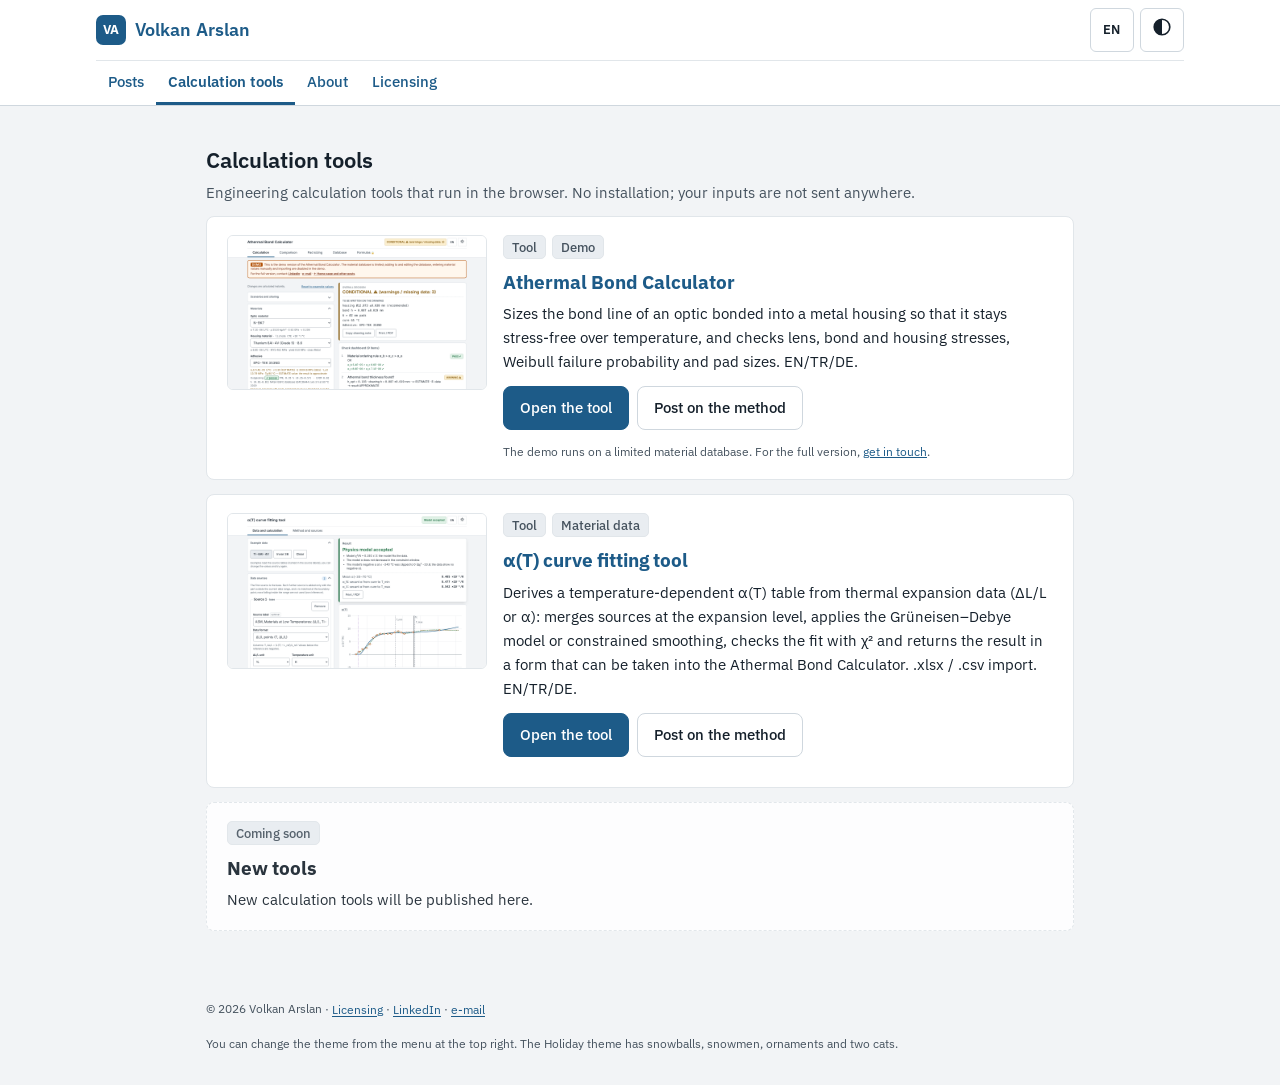
<file: tools.html>
<!DOCTYPE html>
<html lang="en">
<head>
<meta charset="utf-8">
<meta name="viewport" content="width=device-width, initial-scale=1, viewport-fit=cover">
<title>Hesaplama araçları — Volkan Arslan</title>
<meta name="description" content="Volkan Arslan, mechanical design engineer: posts on mechanical design, precision engineering, GD&T and analysis, and browser-based engineering calculation tools.">
<meta name="author" content="Volkan Arslan">
<meta property="og:title" content="Hesaplama araçları — Volkan Arslan">
<meta property="og:description" content="Volkan Arslan, mechanical design engineer: posts on mechanical design, precision engineering, GD&T and analysis, and browser-based engineering calculation tools.">
<meta property="og:type" content="website">
<link rel="icon" href="data:image/svg+xml,%3Csvg xmlns='http://www.w3.org/2000/svg' viewBox='0 0 32 32'%3E%3Crect width='32' height='32' rx='7' fill='%231d5b88'/%3E%3Ctext x='16' y='21.5' font-family='Arial,sans-serif' font-size='14' font-weight='700' fill='%23fff' text-anchor='middle'%3EVA%3C/text%3E%3C/svg%3E">
<script>try{var __q=new URLSearchParams(location.search),__qt=__q.get("t"),__ql=__q.get("l");if(__qt&&/^(system|light|dark|holiday)$/.test(__qt))localStorage.setItem("va-site-tema",__qt);if(__ql&&/^(en|tr|de)$/.test(__ql))localStorage.setItem("athermal-bag-hesabi-v14-dil",__ql);if(__qt||__ql){__q.delete("t");__q.delete("l");var __s=__q.toString();history.replaceState(null,"",location.pathname+(__s?"?"+__s:"")+location.hash)}}catch(e){}</script>
<script>try{var __t=localStorage.getItem("va-site-tema");if(__t===null){var __sd=new Date(),__sm=__sd.getMonth(),__sg=__sd.getDate();if((__sm===11&&__sg>=15)||(__sm===0&&__sg<=6))__t="holiday"}if(__t==="light"||__t==="dark"||__t==="holiday"){document.documentElement.setAttribute("data-theme",__t);var __v=false;if(__t==="holiday"){var __s=JSON.parse(localStorage.getItem("athermal-bag-hesabi-v14-yilbasi")||"{}").variant,__d=new Date(),__h=__d.getHours()+__d.getMinutes()/60;__v=__s==="day"||(__s!=="night"&&((__h>=6&&__h<9.5?(__h-6)/5.25:(__h>=9.5&&__h<15?1:(__h>=15&&__h<16.5?1-(__h-15)/0.75:0)))>=0.5))}if(__v)document.documentElement.setAttribute("data-hol-var","day");document.documentElement.style.colorScheme=__t==="holiday"?(__v?"light":"dark"):__t}}catch(e){}try{var __l=null;try{__l=localStorage.getItem("athermal-bag-hesabi-v14-dil")}catch(e){}if(__l!=="tr"&&__l!=="de"&&__l!=="en"){var __a=navigator.languages&&navigator.languages.length?navigator.languages:[navigator.language||""];__l="en";for(var __i=0;__i<__a.length;__i++){var __p=String(__a[__i]||"").slice(0,2).toLowerCase();if(__p==="tr"||__p==="de"||__p==="en"){__l=__p;break}}}document.documentElement.setAttribute("lang",__l)}catch(e){document.documentElement.setAttribute("lang","en")}</script>
<link rel="stylesheet" href="https://fonts.googleapis.com/css2?family=IBM+Plex+Mono:wght@400;500&family=IBM+Plex+Sans:wght@400;500;600&display=swap" media="print" onload="this.media='all'">
<link rel="stylesheet" href="assets/site.css">
</head>
<body>
<div id="app" class="site" data-page="tools">
  <a class="skip" href="#main">İçeriğe geç</a>
  <header class="top">
    <div class="wrap">
      <div class="row1">
        <div>
          <h1><a class="brand" href="index.html" translate="no"><span class="mono" aria-hidden="true">VA</span>Volkan Arslan</a></h1>
        </div>
        <div class="hdrR">
          <div class="themebox langbox" translate="no">
            <button type="button" class="themebtn langbtn" id="langBtn" aria-haspopup="true" aria-expanded="false" aria-controls="langMenu" aria-label="Language / Dil: English">EN</button>
            <div class="thememenu langmenu" id="langMenu" role="radiogroup" aria-label="Language / Dil" hidden>
              <button type="button" role="radio" aria-checked="true" data-lang-opt="en" lang="en">English</button>
              <button type="button" role="radio" aria-checked="false" data-lang-opt="de" lang="de">Deutsch</button>
              <button type="button" role="radio" aria-checked="false" data-lang-opt="tr" lang="tr">Türkçe</button>
            </div>
          </div>
          <div class="themebox">
            <button type="button" class="themebtn" id="themeBtn" aria-haspopup="true" aria-expanded="false" aria-controls="themePop" aria-label="Tema: Sistem"><span id="themeIco" aria-hidden="true"></span></button>
            <div class="thememenu" id="themePop" hidden>
              <div id="themeMenu" role="radiogroup" aria-label="Tema">
                <button type="button" role="radio" aria-checked="true" data-theme-opt="system">Sistem</button>
                <button type="button" role="radio" aria-checked="false" data-theme-opt="light">Açık</button>
                <button type="button" role="radio" aria-checked="false" data-theme-opt="dark">Koyu</button>
                <button type="button" role="radio" aria-checked="false" data-theme-opt="holiday">Yılbaşı<span class="seas" hidden> (sezon: otomatik)</span></button>
              </div>
              <div id="holMenuX" class="thx" hidden>
                <button type="button" id="holRunBtn" aria-pressed="true">Karı durdur</button>
                <button type="button" id="holSetBtn" aria-haspopup="dialog">Yılbaşı efektleri…</button>
              </div>
            </div>
          </div>
        </div>
      </div>
      <nav class="tabs sitenav" aria-label="Site">
        <a href="index.html" data-nav="home">Yazılar</a>
        <a href="tools.html" data-nav="tools"><span class="tm">Araçlar</span><span class="td">Hesaplama araçları</span></a>
        <a href="about.html" data-nav="about">Hakkımda</a>
        <a href="license.html" data-nav="license">Lisans</a>
      </nav>
    </div>
  </header>
  <main class="wrap site-main" id="main">
    <div role="tabpanel" id="sitePane" aria-label="İçerik">
    <div class="site-stack">
      <section aria-labelledby="h-tools">
        <h2 class="feed-h" id="h-tools">Hesaplama araçları</h2>
        <p class="feed-sub">Tarayıcıda çalışan mühendislik hesap araçları. Kurulum gerekmez; girdileriniz hiçbir yere gönderilmez.</p>
        <article class="card post-card feed tool">
          <a class="pc-img" href="tools/athermal/index.html" tabindex="-1" aria-hidden="true"><img src="assets/athermal-demo.png" alt="" width="1280" height="760" loading="lazy"></a>
          <div class="pc-body">
            <p class="pc-meta"><span class="tag">Araç</span> <span class="tag">Demo</span></p>
            <h3><a href="tools/athermal/index.html">Athermal Bağ Hesabı</a></h3>
            <p>Optiği metal yuvaya yapıştırırken bağ kalınlığını sıcaklık değişiminde gerilmesiz kalacak şekilde boyutlandırır; lens, bağ ve yuva gerilmelerini, Weibull kırılma olasılığını ve pad boyutlarını kontrol eder. EN/TR/DE.</p>
            <div class="btnrow"><a class="btn pri" href="tools/athermal/index.html">Aracı aç</a><a class="btn" href="posts/athermal-bonding.html">Yöntemi anlatan yazı</a></div>
            <p class="small">Demo sınırlı bir malzeme veritabanıyla çalışır. Tam sürüm için <a href="about.html#contact">iletişime geçin</a>.</p>
          </div>
        </article>
        <article class="card post-card feed tool">
          <a class="pc-img" href="tools/alfa-egri/index.html" tabindex="-1" aria-hidden="true"><img src="assets/alfa-egri-arac.png" alt="" width="1280" height="760" loading="lazy"></a>
          <div class="pc-body">
            <p class="pc-meta"><span class="tag">Araç</span> <span class="tag">Malzeme verisi</span></p>
            <h3><a href="tools/alfa-egri/index.html">α(T) eğri oturtma aracı</a></h3>
            <p>Isıl genleşme verisinden (ΔL/L ya da α) sıcaklığa bağlı α(T) tablosu çıkarır: kaynakları uzama düzeyinde birleştirir, Grüneisen–Debye modelini ya da kısıtlı düzgünleştirmeyi uygular, uyumu χ² ile denetler ve sonucu Athermal Bağ Hesabı'na alınabilecek biçimde verir. .xlsx / .csv içe aktarma. EN/TR/DE.</p>
            <div class="btnrow"><a class="btn pri" href="tools/alfa-egri/index.html">Aracı aç</a><a class="btn" href="posts/alfa-egri-modeli.html">Yöntemi anlatan yazı</a></div>
          </div>
        </article>
        <article class="card post-card feed soon">
          <div class="pc-body">
            <p class="pc-meta"><span class="tag">Yakında</span></p>
            <h3>Yeni araçlar</h3>
            <p>Yeni hesap araçları burada yayınlanacak.</p>
          </div>
        </article>
      </section>
    </div>
    </div>
  </main>
  <footer class="wrap">
    <p><span translate="no">© 2026 Volkan Arslan</span> · <a href="license.html">Lisans</a> · <a href="https://www.linkedin.com/in/arslanvolkan" target="_blank" rel="noopener noreferrer">LinkedIn</a> · <a href="#" class="site-mail">e-posta</a></p>
    <p>Temayı sağ üstteki menüden değiştirebilirsiniz. Yılbaşı temasında kar topu, kardan adam, süsler ve iki kedi var.</p>
  </footer>
</div>
<script src="assets/site.js"></script>
</body>
</html>
</file>
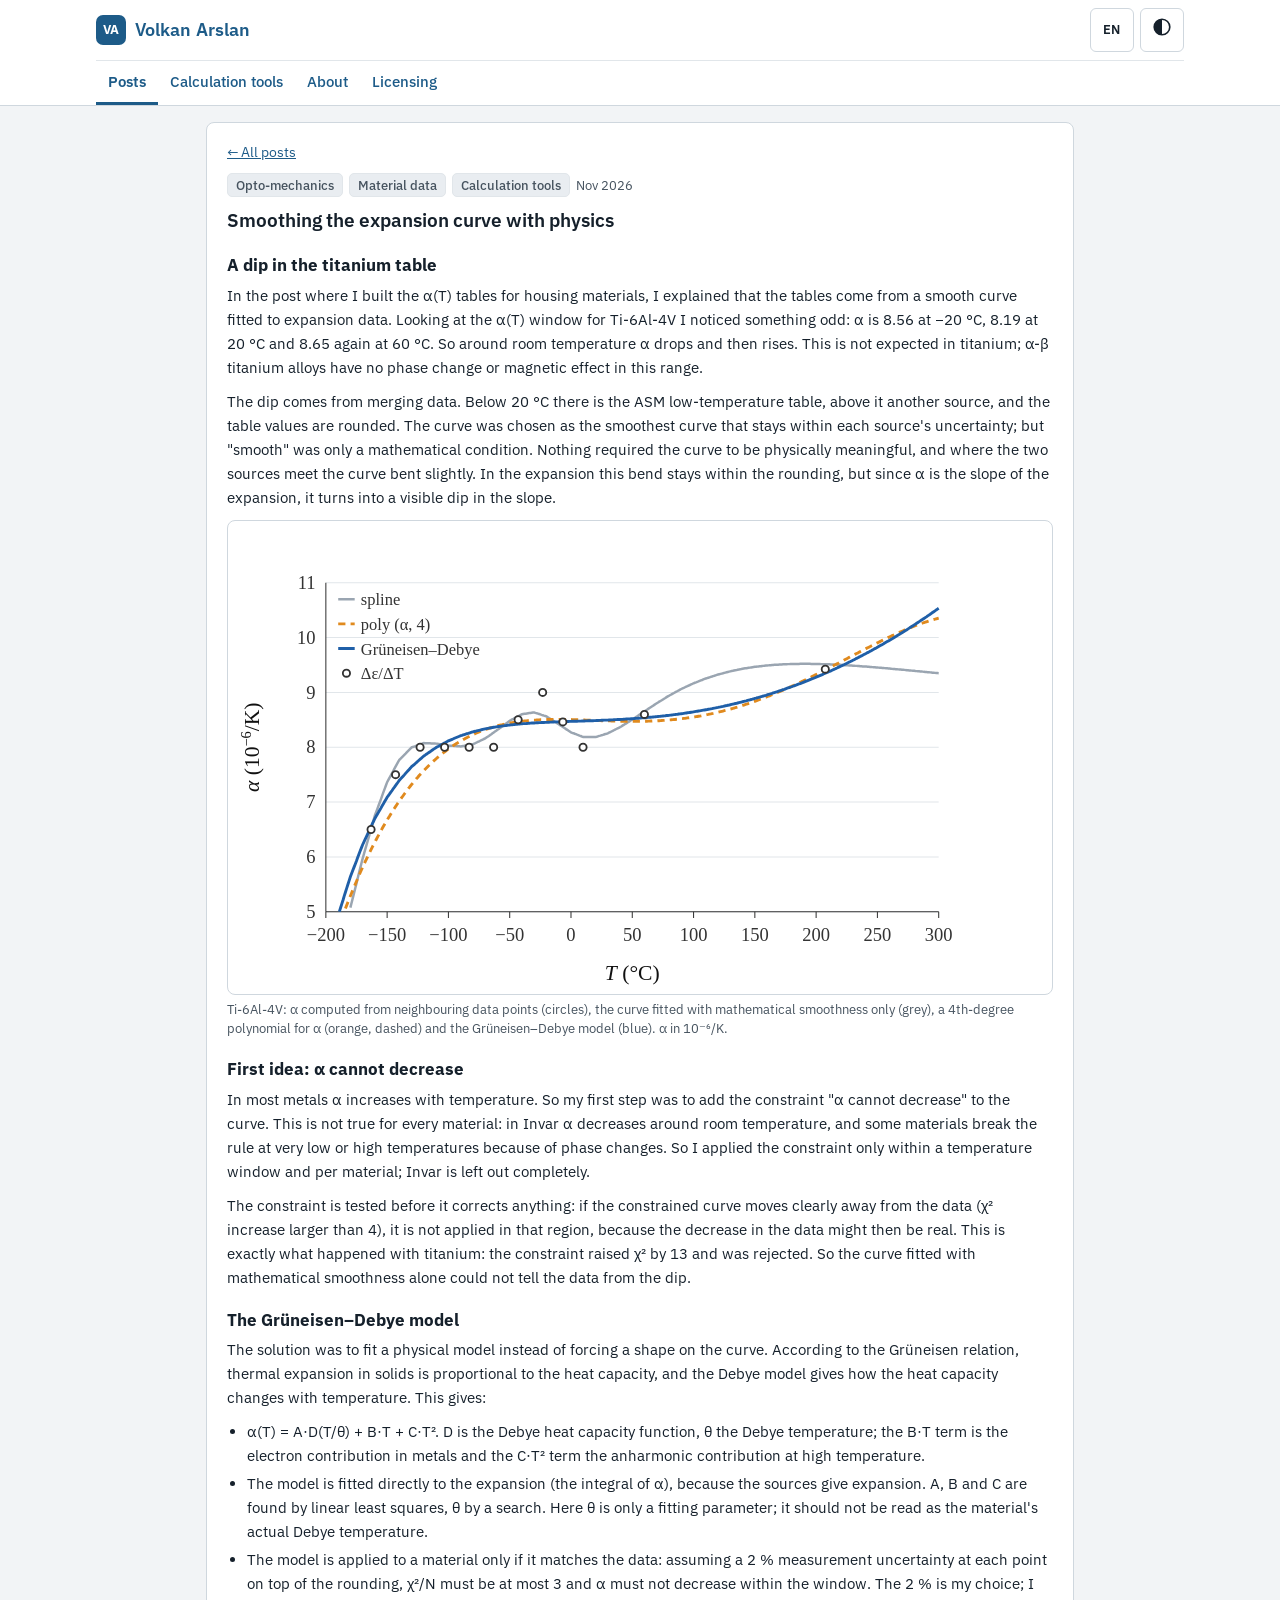
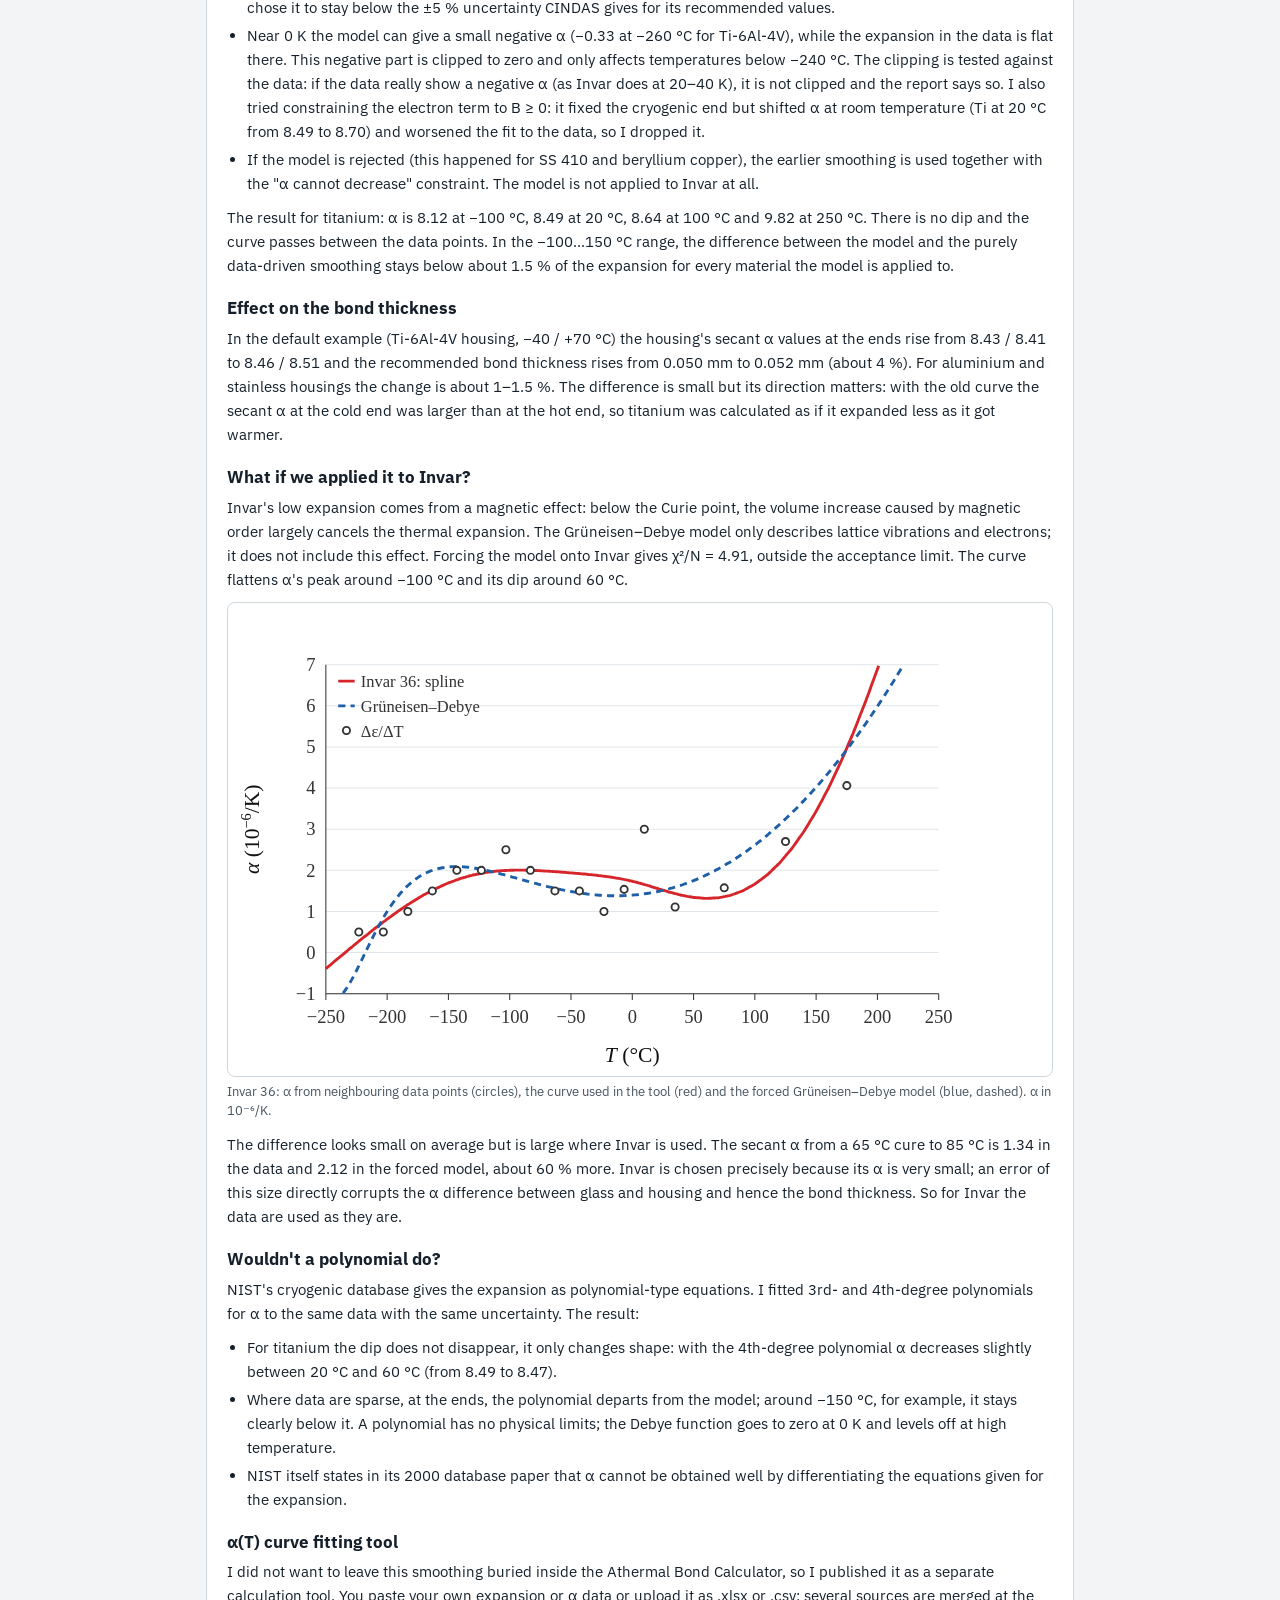
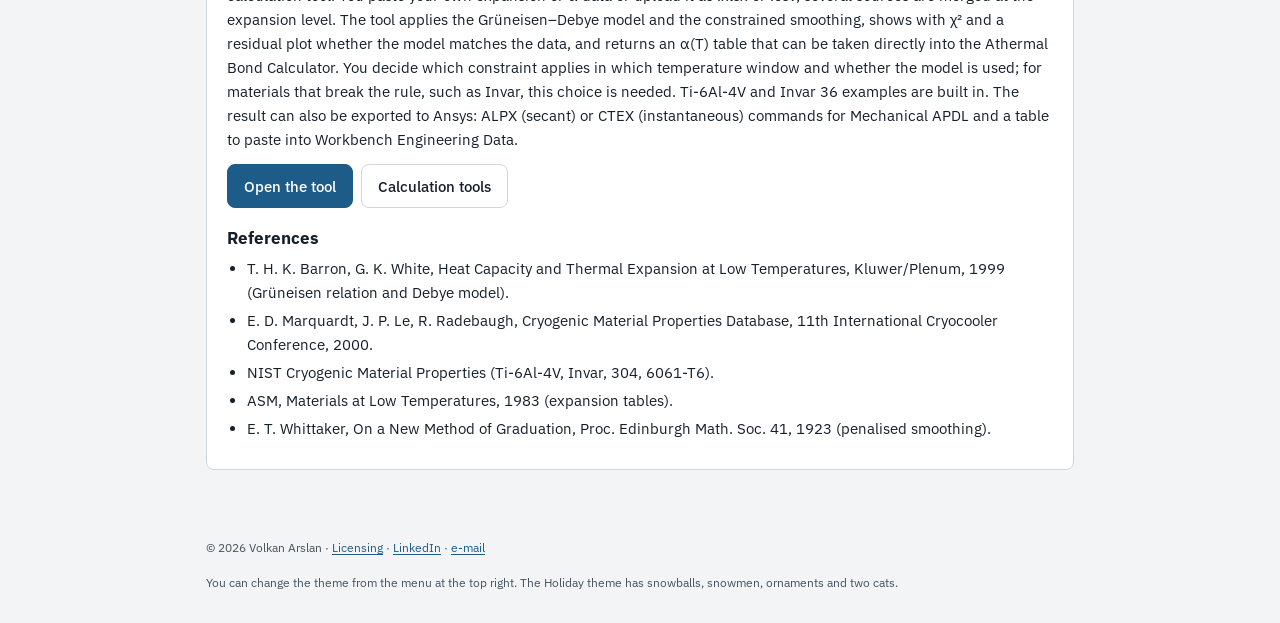
<file: posts/alfa-egri-modeli.html>
<!DOCTYPE html>
<html lang="en">
<head>
<meta charset="utf-8">
<meta name="viewport" content="width=device-width, initial-scale=1, viewport-fit=cover">
<title>Genleşme eğrisini fizikle düzgünleştirmek — Volkan Arslan</title>
<meta name="description" content="The false dip in the α(T) curve of titanium, the Grüneisen–Debye model, what happens when the model does not fit the data, why Invar is left out, why polynomials are not enough, and an α(T) curve fitting tool you can use on your own data.">
<meta name="author" content="Volkan Arslan">
<meta property="og:title" content="Genleşme eğrisini fizikle düzgünleştirmek — Volkan Arslan">
<meta property="og:description" content="The false dip in the α(T) curve of titanium, the Grüneisen–Debye model, what happens when the model does not fit the data, why Invar is left out, why polynomials are not enough, and an α(T) curve fitting tool you can use on your own data.">
<meta property="og:type" content="article">
<link rel="icon" href="data:image/svg+xml,%3Csvg xmlns='http://www.w3.org/2000/svg' viewBox='0 0 32 32'%3E%3Crect width='32' height='32' rx='7' fill='%231d5b88'/%3E%3Ctext x='16' y='21.5' font-family='Arial,sans-serif' font-size='14' font-weight='700' fill='%23fff' text-anchor='middle'%3EVA%3C/text%3E%3C/svg%3E">
<script>try{var __q=new URLSearchParams(location.search),__qt=__q.get("t"),__ql=__q.get("l");if(__qt&&/^(system|light|dark|holiday)$/.test(__qt))localStorage.setItem("va-site-tema",__qt);if(__ql&&/^(en|tr|de)$/.test(__ql))localStorage.setItem("athermal-bag-hesabi-v14-dil",__ql);if(__qt||__ql){__q.delete("t");__q.delete("l");var __s=__q.toString();history.replaceState(null,"",location.pathname+(__s?"?"+__s:"")+location.hash)}}catch(e){}</script>
<script>try{var __t=localStorage.getItem("va-site-tema");if(__t===null){var __sd=new Date(),__sm=__sd.getMonth(),__sg=__sd.getDate();if((__sm===11&&__sg>=15)||(__sm===0&&__sg<=6))__t="holiday"}if(__t==="light"||__t==="dark"||__t==="holiday"){document.documentElement.setAttribute("data-theme",__t);var __v=false;if(__t==="holiday"){var __s=JSON.parse(localStorage.getItem("athermal-bag-hesabi-v14-yilbasi")||"{}").variant,__d=new Date(),__h=__d.getHours()+__d.getMinutes()/60;__v=__s==="day"||(__s!=="night"&&((__h>=6&&__h<9.5?(__h-6)/5.25:(__h>=9.5&&__h<15?1:(__h>=15&&__h<16.5?1-(__h-15)/0.75:0)))>=0.5))}if(__v)document.documentElement.setAttribute("data-hol-var","day");document.documentElement.style.colorScheme=__t==="holiday"?(__v?"light":"dark"):__t}}catch(e){}try{var __l=null;try{__l=localStorage.getItem("athermal-bag-hesabi-v14-dil")}catch(e){}if(__l!=="tr"&&__l!=="de"&&__l!=="en"){var __a=navigator.languages&&navigator.languages.length?navigator.languages:[navigator.language||""];__l="en";for(var __i=0;__i<__a.length;__i++){var __p=String(__a[__i]||"").slice(0,2).toLowerCase();if(__p==="tr"||__p==="de"||__p==="en"){__l=__p;break}}}document.documentElement.setAttribute("lang",__l)}catch(e){document.documentElement.setAttribute("lang","en")}</script>
<link rel="stylesheet" href="https://fonts.googleapis.com/css2?family=IBM+Plex+Mono:wght@400;500&family=IBM+Plex+Sans:wght@400;500;600&display=swap" media="print" onload="this.media='all'">
<link rel="stylesheet" href="../assets/site.css">
</head>
<body>
<div id="app" class="site" data-page="post">
  <a class="skip" href="#main">İçeriğe geç</a>
  <header class="top">
    <div class="wrap">
      <div class="row1">
        <div>
          <h1><a class="brand" href="../index.html" translate="no"><span class="mono" aria-hidden="true">VA</span>Volkan Arslan</a></h1>
        </div>
        <div class="hdrR">
          <div class="themebox langbox" translate="no">
            <button type="button" class="themebtn langbtn" id="langBtn" aria-haspopup="true" aria-expanded="false" aria-controls="langMenu" aria-label="Language / Dil: English">EN</button>
            <div class="thememenu langmenu" id="langMenu" role="radiogroup" aria-label="Language / Dil" hidden>
              <button type="button" role="radio" aria-checked="true" data-lang-opt="en" lang="en">English</button>
              <button type="button" role="radio" aria-checked="false" data-lang-opt="de" lang="de">Deutsch</button>
              <button type="button" role="radio" aria-checked="false" data-lang-opt="tr" lang="tr">Türkçe</button>
            </div>
          </div>
          <div class="themebox">
            <button type="button" class="themebtn" id="themeBtn" aria-haspopup="true" aria-expanded="false" aria-controls="themePop" aria-label="Tema: Sistem"><span id="themeIco" aria-hidden="true"></span></button>
            <div class="thememenu" id="themePop" hidden>
              <div id="themeMenu" role="radiogroup" aria-label="Tema">
                <button type="button" role="radio" aria-checked="true" data-theme-opt="system">Sistem</button>
                <button type="button" role="radio" aria-checked="false" data-theme-opt="light">Açık</button>
                <button type="button" role="radio" aria-checked="false" data-theme-opt="dark">Koyu</button>
                <button type="button" role="radio" aria-checked="false" data-theme-opt="holiday">Yılbaşı<span class="seas" hidden> (sezon: otomatik)</span></button>
              </div>
              <div id="holMenuX" class="thx" hidden>
                <button type="button" id="holRunBtn" aria-pressed="true">Karı durdur</button>
                <button type="button" id="holSetBtn" aria-haspopup="dialog">Yılbaşı efektleri…</button>
              </div>
            </div>
          </div>
        </div>
      </div>
      <nav class="tabs sitenav" aria-label="Site">
        <a href="../index.html" data-nav="home">Yazılar</a>
        <a href="../tools.html" data-nav="tools"><span class="tm">Araçlar</span><span class="td">Hesaplama araçları</span></a>
        <a href="../about.html" data-nav="about">Hakkımda</a>
        <a href="../license.html" data-nav="license">Lisans</a>
      </nav>
    </div>
  </header>
  <main class="wrap site-main" id="main">
    <div role="tabpanel" id="sitePane" aria-label="İçerik">
    <div class="site-stack">
      <article class="card post" aria-labelledby="postTitle">
        <p class="post-back"><a href="../index.html">← Tüm yazılar</a></p>
        <p class="pc-meta"><span class="tag">Opto-mekanik</span> <span class="tag">Malzeme verisi</span> <span class="tag">Hesaplama araçları</span> <span class="pc-date">Kasım 2026</span></p>
        <h2 class="post-title" id="postTitle">Genleşme eğrisini fizikle düzgünleştirmek</h2>

        <h3>Titanyum tablosunda bir çukur</h3>

        <p>Yuva malzemelerinin α(T) tablolarını kurduğum yazıda, tabloların uzama verisinden düzgün bir eğri uydurularak çıkarıldığını anlatmıştım. Ti-6Al-4V'nin α(T) penceresine bakınca bir tuhaflık gördüm: α −20 °C'de 8.56, 20 °C'de 8.19, 60 °C'de yeniden 8.65. Yani oda sıcaklığı civarında α azalıp sonra artıyor. Bu titanyumda beklenen bir davranış değil; α-β titanyum alaşımlarında bu aralıkta faz dönüşümü ya da manyetik etki yok.</p>

        <p>Çukurun kaynağı veri birleştirmesi. 20 °C altında ASM'nin düşük sıcaklık tablosu, üstünde başka bir kaynak var ve tablo değerleri yuvarlanmış. Eğri, her kaynağın belirsizliği içinde kalan en düzgün eğri olarak seçiliyordu; ama "düzgün" yalnızca matematiksel bir koşuldu. Eğrinin fiziksel olarak anlamlı olması için hiçbir şart yoktu ve iki kaynağın birleştiği yerde eğri hafifçe büküldü. Uzamada bu bükülme yuvarlama payının içinde kalıyor, ama α uzamanın eğimi olduğu için eğimde görünür bir çukura dönüşüyor.</p>

        <figure class="post-fig"><img src="../assets/alfa-model-ti.svg" alt="Ti-6Al-4V: komşu veri noktalarından hesaplanan α (daireler), yalnız matematiksel düzgünlükle uydurulan eğri (gri), α için 4. dereceden polinom (turuncu, kesikli) ve Grüneisen–Debye modeli (mavi). α ×10⁻⁶/K." loading="lazy"><figcaption>Ti-6Al-4V: komşu veri noktalarından hesaplanan α (daireler), yalnız matematiksel düzgünlükle uydurulan eğri (gri), α için 4. dereceden polinom (turuncu, kesikli) ve Grüneisen–Debye modeli (mavi). α ×10⁻⁶/K.</figcaption></figure>

        <h3>İlk fikir: α azalamaz</h3>

        <p>Metallerin çoğunda α sıcaklıkla artar. Bu yüzden ilk olarak eğriye "α azalamaz" kısıtı ekledim. Bu her malzemede geçerli değil: Invar'da α oda sıcaklığı civarında azalıyor, bazı malzemeler çok soğukta ya da yüksek sıcaklıkta faz dönüşümü yüzünden kuralı bozuyor. Bu yüzden kısıtı yalnız bir sıcaklık penceresinde ve malzeme bazında uyguladım; Invar tamamen dışarıda.</p>

        <p>Kısıt bir şeyi düzeltmeden önce sınanıyor: kısıtlı eğri veriden belirgin biçimde uzaklaşıyorsa (χ² artışı 4'ten büyükse) kısıt o bölgede uygulanmıyor, çünkü o zaman verideki azalma gerçek olabilir. Titanyumda tam olarak bu oldu: kısıt χ²'yi 13 artırdı ve reddedildi. Yani yalnız matematiksel düzgünlükle uydurulan eğri, veriyle çukur arasında ayrım yapamıyordu.</p>

        <h3>Grüneisen–Debye modeli</h3>

        <p>Çözüm, eğriye bir şekil dayatmak yerine fiziksel bir model uydurmak oldu. Grüneisen bağıntısına göre katılarda ısıl genleşme ısı kapasitesiyle orantılıdır; ısı kapasitesinin sıcaklıkla değişimini de Debye modeli verir. Buna göre:</p>

        <ul>
          <li>α(T) = A·D(T/θ) + B·T + C·T². D, Debye ısı kapasitesi fonksiyonu; θ, Debye sıcaklığı; B·T terimi metallerde elektron katkısı, C·T² terimi yüksek sıcaklıktaki anharmonik katkı için.</li>

          <li>Model doğrudan uzamaya uyduruluyor (α'nın integrali), çünkü kaynaklar uzama veriyor. A, B, C doğrusal en küçük karelerle, θ tarama ile bulunuyor. θ burada yalnız bir uydurma parametresi; malzemenin gerçek Debye sıcaklığı olarak okunmamalı.</li>

          <li>Model bir malzemeye ancak veriyi karşılıyorsa uygulanıyor: her noktada yuvarlama payına ek olarak %2 ölçüm belirsizliği varsayıldığında χ²/N en fazla 3 olmalı ve α pencere içinde azalmamalı. %2 benim seçimim; CINDAS'ın önerilen değerler için verdiği ±%5 belirsizliğin altında kalacak biçimde seçtim.</li>

          <li>Model 0 K yakınında küçük eksi α verebiliyor (Ti-6Al-4V'de −260 °C'de −0.33); verideki uzama orada düz. Bu eksi kısım sıfıra kırpılıyor ve yalnız −240 °C'nin altını etkiliyor. Kırpma veriyle sınanıyor: veri gerçekten eksi α gösteriyorsa (Invar'ın 20–40 K'de yaptığı gibi) kırpılmıyor ve bu raporda yazıyor. Elektron terimini B ≥ 0 ile sınırlamayı da denedim: kriyojenik ucu düzeltti ama oda sıcaklığındaki α'yı kaydırdı (Ti 20 °C'de 8.49'dan 8.70'e) ve veriye uyumu bozdu, bu yüzden bıraktım.</li>

          <li>Model reddedilirse (SS 410 ve berilyum bakırda oldu) eski düzgünleştirme "α azalamaz" kısıtıyla birlikte kullanılıyor. Invar'a model hiç uygulanmıyor.</li>

        </ul>
        <p>Titanyumda sonuç: α −100 °C'de 8.12, 20 °C'de 8.49, 100 °C'de 8.64, 250 °C'de 9.82. Çukur yok ve eğri veri noktalarının arasından geçiyor. Model ile yalnız veriye bağlı düzgünleştirme arasındaki fark −100…150 °C aralığında, modelin uygulandığı bütün malzemelerde uzamanın yaklaşık %1.5'ini geçmiyor.</p>

        <h3>Bağ kalınlığına etkisi</h3>

        <p>Varsayılan örnekte (Ti-6Al-4V yuva, −40 / +70 °C) yuvanın uçlardaki sekant α'ları 8.43 / 8.41'den 8.46 / 8.51'e çıkıyor ve önerilen bağ kalınlığı 0.050 mm'den 0.052 mm'ye çıkıyor (yaklaşık %4). Alüminyum ve paslanmaz yuvalarda değişim %1–1.5 civarında. Fark küçük ama yönü önemli: eski eğride soğuk uçtaki sekant α sıcak uçtakinden büyüktü, yani titanyum ısındıkça daha az genleşiyormuş gibi hesaplanıyordu.</p>

        <h3>Invar'a uygulasaydık ne olurdu?</h3>

        <p>Invar'ın düşük genleşmesi manyetik bir etkiden gelir: Curie noktasının altında manyetik düzenin yarattığı hacim artışı, ısıl genleşmeyi büyük ölçüde dengeler. Grüneisen–Debye modeli yalnız örgü titreşimlerini ve elektronları anlatır; bu etkiyi içermez. Modeli Invar'a zorla uydurunca χ²/N 4.91 çıkıyor, yani kabul sınırının dışında. Eğri α'nın −100 °C civarındaki tepesini ve 60 °C civarındaki çukurunu yumuşatıyor.</p>

        <figure class="post-fig"><img src="../assets/alfa-model-invar.svg" alt="Invar 36: komşu veri noktalarından α (daireler), araçtaki eğri (kırmızı) ve zorla uydurulmuş Grüneisen–Debye modeli (mavi, kesikli). α ×10⁻⁶/K." loading="lazy"><figcaption>Invar 36: komşu veri noktalarından α (daireler), araçtaki eğri (kırmızı) ve zorla uydurulmuş Grüneisen–Debye modeli (mavi, kesikli). α ×10⁻⁶/K.</figcaption></figure>

        <p>Fark ortalamada küçük görünse de Invar'ın kullanıldığı yerde büyük. 65 °C kürden 85 °C'ye sekant α veride 1.34, zorlanmış modelde 2.12; yaklaşık %60 fazla. Invar zaten α'sı çok küçük olduğu için seçilir; bu kadar bir hata, cam ile yuva arasındaki α farkını ve dolayısıyla bağ kalınlığını doğrudan bozar. Bu yüzden Invar'da veri olduğu gibi kullanılıyor.</p>

        <h3>Polinom yetmez mi?</h3>

        <p>NIST'in kriyojenik veritabanı uzamayı polinom biçimindeki denklemlerle veriyor. Ben de α için 3. ve 4. dereceden polinomları aynı veriye, aynı belirsizlikle uydurdum. Sonuç:</p>

        <ul>
          <li>Titanyumda çukur kaybolmuyor, sadece biçim değiştiriyor: 4. derece polinomda α 20 °C ile 60 °C arasında hafifçe azalıyor (8.49'dan 8.47'ye).</li>

          <li>Verinin seyrek olduğu uçlarda polinom modelden ayrılıyor; örneğin −150 °C civarında modelin belirgin biçimde altında kalıyor. Polinomun fiziksel bir sınırı yok; Debye fonksiyonu ise 0 K'de sıfıra gider ve yüksek sıcaklıkta sabitlenir.</li>

          <li>NIST'in kendisi de 2000 tarihli veritabanı makalesinde, uzama için verilen denklemlerin türevi alınarak α'nın iyi elde edilemeyeceğini belirtiyor.</li>

        </ul>
        <h3>α(T) eğri oturtma aracı</h3>

        <p>Bu düzgünleştirmeyi Athermal Bağ Hesabı'nın içinde gömülü bırakmak istemedim; ayrı bir hesaplama aracı olarak yayımladım. Kendi uzama ya da α verinizi yapıştırıyor veya .xlsx ya da .csv olarak yüklüyorsunuz; birden çok kaynak uzama düzeyinde birleştiriliyor. Araç Grüneisen–Debye modelini ve kısıtlı düzgünleştirmeyi uyguluyor, modelin veriyi karşılayıp karşılamadığını χ² ve artık grafiğiyle gösteriyor ve sonucu Athermal Bağ Hesabı'na doğrudan alınabilecek bir α(T) tablosu olarak veriyor. Hangi sıcaklık penceresinde hangi kısıtın uygulanacağı ve modelin kullanılıp kullanılmayacağı sizde; Invar gibi kuralı bozan malzemeler için bu seçim gerekli. Ti-6Al-4V ve Invar 36 örnekleri araçta hazır. Sonucu ayrıca Ansys'e aktarabiliyorsunuz: Mechanical APDL için ALPX (sekant) ya da CTEX (anlık) komutları ve Workbench Engineering Data'ya yapıştırılabilir tablo.</p>
        <div class="btnrow"><a class="btn pri" href="../tools/alfa-egri/index.html">Aracı aç</a><a class="btn" href="../tools.html">Hesaplama araçları</a></div>

        <h3>Kaynaklar</h3>

        <ul>
          <li>T. H. K. Barron, G. K. White, Heat Capacity and Thermal Expansion at Low Temperatures, Kluwer/Plenum, 1999 (Grüneisen bağıntısı ve Debye modeli).</li>

          <li>E. D. Marquardt, J. P. Le, R. Radebaugh, Cryogenic Material Properties Database, 11th International Cryocooler Conference, 2000.</li>

          <li>NIST Cryogenic Material Properties (Ti-6Al-4V, Invar, 304, 6061-T6).</li>

          <li>ASM, Materials at Low Temperatures, 1983 (uzama tabloları).</li>

          <li>E. T. Whittaker, On a New Method of Graduation, Proc. Edinburgh Math. Soc. 41, 1923 (cezalı düzgünleştirme).</li>

        </ul>
      </article>
    </div>
    </div>
  </main>
  <footer class="wrap">
    <p><span translate="no">© 2026 Volkan Arslan</span> · <a href="../license.html">Lisans</a> · <a href="https://www.linkedin.com/in/arslanvolkan" target="_blank" rel="noopener noreferrer">LinkedIn</a> · <a href="#" class="site-mail">e-posta</a></p>
    <p>Temayı sağ üstteki menüden değiştirebilirsiniz. Yılbaşı temasında kar topu, kardan adam, süsler ve iki kedi var.</p>
  </footer>
</div>
<script src="../assets/i18n/alfa-egri-modeli.js"></script>
<script src="../assets/site.js"></script>
</body>
</html>
</file>
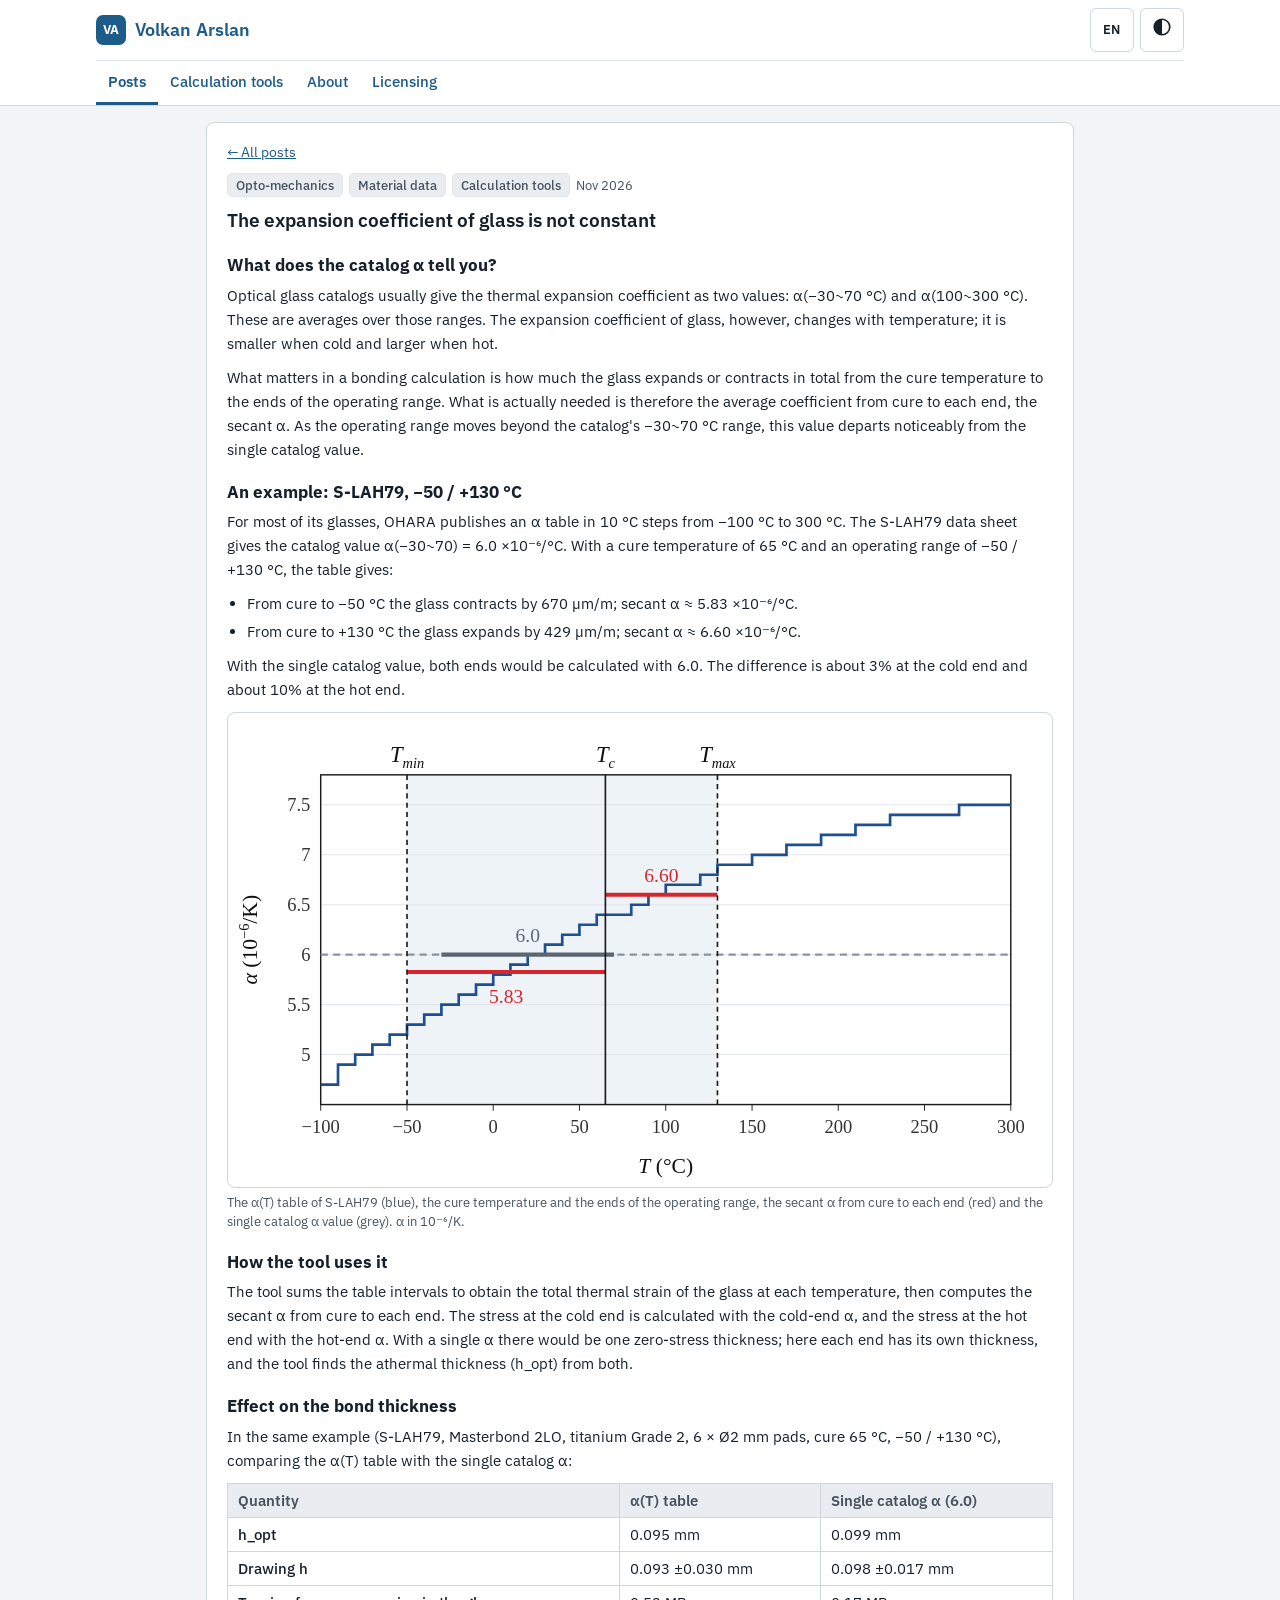
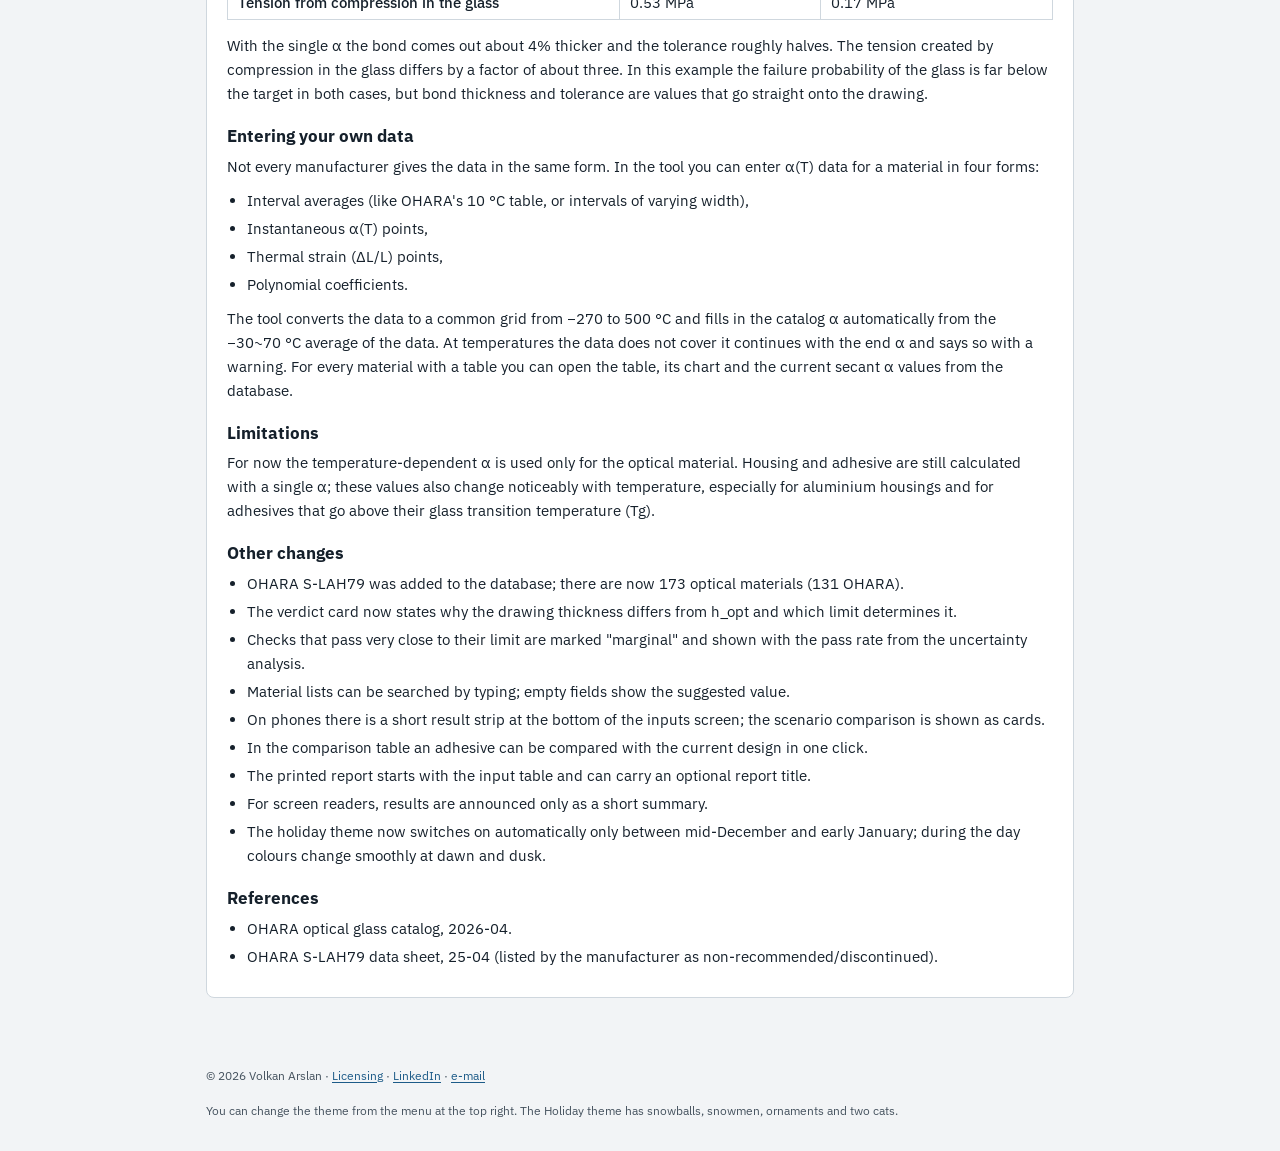
<file: posts/alfa-t.html>
<!DOCTYPE html>
<html lang="en">
<head>
<meta charset="utf-8">
<meta name="viewport" content="width=device-width, initial-scale=1, viewport-fit=cover">
<title>Camın genleşme katsayısı sabit değil — Volkan Arslan</title>
<meta name="description" content="What the single α value in a catalog tells you, how temperature-dependent α(T) tables change the bond thickness, and how you can enter your own data in the tool.">
<meta name="author" content="Volkan Arslan">
<meta property="og:title" content="Camın genleşme katsayısı sabit değil — Volkan Arslan">
<meta property="og:description" content="What the single α value in a catalog tells you, how temperature-dependent α(T) tables change the bond thickness, and how you can enter your own data in the tool.">
<meta property="og:type" content="article">
<link rel="icon" href="data:image/svg+xml,%3Csvg xmlns='http://www.w3.org/2000/svg' viewBox='0 0 32 32'%3E%3Crect width='32' height='32' rx='7' fill='%231d5b88'/%3E%3Ctext x='16' y='21.5' font-family='Arial,sans-serif' font-size='14' font-weight='700' fill='%23fff' text-anchor='middle'%3EVA%3C/text%3E%3C/svg%3E">
<script>try{var __q=new URLSearchParams(location.search),__qt=__q.get("t"),__ql=__q.get("l");if(__qt&&/^(system|light|dark|holiday)$/.test(__qt))localStorage.setItem("va-site-tema",__qt);if(__ql&&/^(en|tr|de)$/.test(__ql))localStorage.setItem("athermal-bag-hesabi-v14-dil",__ql);if(__qt||__ql){__q.delete("t");__q.delete("l");var __s=__q.toString();history.replaceState(null,"",location.pathname+(__s?"?"+__s:"")+location.hash)}}catch(e){}</script>
<script>try{var __t=localStorage.getItem("va-site-tema");if(__t===null){var __sd=new Date(),__sm=__sd.getMonth(),__sg=__sd.getDate();if((__sm===11&&__sg>=15)||(__sm===0&&__sg<=6))__t="holiday"}if(__t==="light"||__t==="dark"||__t==="holiday"){document.documentElement.setAttribute("data-theme",__t);var __v=false;if(__t==="holiday"){var __s=JSON.parse(localStorage.getItem("athermal-bag-hesabi-v14-yilbasi")||"{}").variant,__d=new Date(),__h=__d.getHours()+__d.getMinutes()/60;__v=__s==="day"||(__s!=="night"&&((__h>=6&&__h<9.5?(__h-6)/5.25:(__h>=9.5&&__h<15?1:(__h>=15&&__h<16.5?1-(__h-15)/0.75:0)))>=0.5))}if(__v)document.documentElement.setAttribute("data-hol-var","day");document.documentElement.style.colorScheme=__t==="holiday"?(__v?"light":"dark"):__t}}catch(e){}try{var __l=null;try{__l=localStorage.getItem("athermal-bag-hesabi-v14-dil")}catch(e){}if(__l!=="tr"&&__l!=="de"&&__l!=="en"){var __a=navigator.languages&&navigator.languages.length?navigator.languages:[navigator.language||""];__l="en";for(var __i=0;__i<__a.length;__i++){var __p=String(__a[__i]||"").slice(0,2).toLowerCase();if(__p==="tr"||__p==="de"||__p==="en"){__l=__p;break}}}document.documentElement.setAttribute("lang",__l)}catch(e){document.documentElement.setAttribute("lang","en")}</script>
<link rel="stylesheet" href="https://fonts.googleapis.com/css2?family=IBM+Plex+Mono:wght@400;500&family=IBM+Plex+Sans:wght@400;500;600&display=swap" media="print" onload="this.media='all'">
<link rel="stylesheet" href="../assets/site.css">
</head>
<body>
<div id="app" class="site" data-page="post">
  <a class="skip" href="#main">İçeriğe geç</a>
  <header class="top">
    <div class="wrap">
      <div class="row1">
        <div>
          <h1><a class="brand" href="../index.html" translate="no"><span class="mono" aria-hidden="true">VA</span>Volkan Arslan</a></h1>
        </div>
        <div class="hdrR">
          <div class="themebox langbox" translate="no">
            <button type="button" class="themebtn langbtn" id="langBtn" aria-haspopup="true" aria-expanded="false" aria-controls="langMenu" aria-label="Language / Dil: English">EN</button>
            <div class="thememenu langmenu" id="langMenu" role="radiogroup" aria-label="Language / Dil" hidden>
              <button type="button" role="radio" aria-checked="true" data-lang-opt="en" lang="en">English</button>
              <button type="button" role="radio" aria-checked="false" data-lang-opt="de" lang="de">Deutsch</button>
              <button type="button" role="radio" aria-checked="false" data-lang-opt="tr" lang="tr">Türkçe</button>
            </div>
          </div>
          <div class="themebox">
            <button type="button" class="themebtn" id="themeBtn" aria-haspopup="true" aria-expanded="false" aria-controls="themePop" aria-label="Tema: Sistem"><span id="themeIco" aria-hidden="true"></span></button>
            <div class="thememenu" id="themePop" hidden>
              <div id="themeMenu" role="radiogroup" aria-label="Tema">
                <button type="button" role="radio" aria-checked="true" data-theme-opt="system">Sistem</button>
                <button type="button" role="radio" aria-checked="false" data-theme-opt="light">Açık</button>
                <button type="button" role="radio" aria-checked="false" data-theme-opt="dark">Koyu</button>
                <button type="button" role="radio" aria-checked="false" data-theme-opt="holiday">Yılbaşı<span class="seas" hidden> (sezon: otomatik)</span></button>
              </div>
              <div id="holMenuX" class="thx" hidden>
                <button type="button" id="holRunBtn" aria-pressed="true">Karı durdur</button>
                <button type="button" id="holSetBtn" aria-haspopup="dialog">Yılbaşı efektleri…</button>
              </div>
            </div>
          </div>
        </div>
      </div>
      <nav class="tabs sitenav" aria-label="Site">
        <a href="../index.html" data-nav="home">Yazılar</a>
        <a href="../tools.html" data-nav="tools"><span class="tm">Araçlar</span><span class="td">Hesaplama araçları</span></a>
        <a href="../about.html" data-nav="about">Hakkımda</a>
        <a href="../license.html" data-nav="license">Lisans</a>
      </nav>
    </div>
  </header>
  <main class="wrap site-main" id="main">
    <div role="tabpanel" id="sitePane" aria-label="İçerik">
    <div class="site-stack">
      <article class="card post" aria-labelledby="postTitle">
        <p class="post-back"><a href="../index.html">← Tüm yazılar</a></p>
        <p class="pc-meta"><span class="tag">Opto-mekanik</span> <span class="tag">Malzeme verisi</span> <span class="tag">Hesaplama araçları</span> <span class="pc-date">Kasım 2026</span></p>
        <h2 class="post-title" id="postTitle">Camın genleşme katsayısı sabit değil</h2>

        <h3>Katalogdaki α neyi anlatıyor?</h3>

        <p>Optik cam kataloglarında ısıl genleşme katsayısı genellikle iki değerle verilir: α(−30~70 °C) ve α(100~300 °C). Bunlar o aralıklardaki ortalama değerlerdir. Oysa camın genleşme katsayısı sıcaklıkla değişir; soğukta daha küçük, sıcakta daha büyüktür.</p>

        <p>Bir yapıştırma hesabında önemli olan, kür sıcaklığından çalışma sıcaklığının uçlarına kadar camın toplam ne kadar uzayıp kısaldığıdır. Bu yüzden asıl gereken, kürden her uca kadar olan ortalama katsayıdır, yani sekant α. Bu değer, çalışma aralığı kataloğun −30~70 °C aralığından çıktıkça tek katalog değerinden belirgin biçimde ayrılır.</p>

        <h3>Bir örnek: S-LAH79, −50 / +130 °C</h3>

        <p>OHARA, camlarının çoğu için −100 °C ile 300 °C arasında 10 °C adımlı bir α tablosu yayımlıyor. S-LAH79'un veri sayfasında katalog değeri α(−30~70) = 6.0 ×10⁻⁶/°C. Kür sıcaklığı 65 °C, çalışma aralığı −50 / +130 °C alındığında tablodan:</p>

        <ul>
          <li>Kürden −50 °C'ye cam 670 µm/m kısalıyor; sekant α ≈ 5.83 ×10⁻⁶/°C.</li>

          <li>Kürden +130 °C'ye cam 429 µm/m uzuyor; sekant α ≈ 6.60 ×10⁻⁶/°C.</li>

        </ul>
        <p>Tek katalog değeriyle her iki uç da 6.0 ile hesaplanırdı. Fark soğuk uçta yaklaşık %3, sıcak uçta yaklaşık %10.</p>

        <figure class="post-fig"><img src="../assets/alfa-t.svg" alt="S-LAH79'un α(T) tablosu (mavi), kür sıcaklığı ve çalışma aralığının uçları, kürden her uca sekant α (kırmızı) ve katalogdaki tek α değeri (gri). α ×10⁻⁶/K." loading="lazy"><figcaption>S-LAH79'un α(T) tablosu (mavi), kür sıcaklığı ve çalışma aralığının uçları, kürden her uca sekant α (kırmızı) ve katalogdaki tek α değeri (gri). α ×10⁻⁶/K.</figcaption></figure>

        <h3>Araçta nasıl kullanılıyor?</h3>

        <p>Araç tablodaki aralıkları toplayarak her sıcaklık için camın toplam ısıl uzamasını buluyor, sonra kürden her uca kadar sekant α'yı hesaplıyor. Soğuk uçtaki gerilme soğuk ucun, sıcak uçtaki gerilme sıcak ucun α'sıyla hesaplanıyor. Tek bir α olsaydı tek bir sıfır gerilme kalınlığı olurdu; burada her uç için ayrı bir kalınlık çıkıyor ve araç athermal kalınlığı (h_opt) bu ikisine göre buluyor.</p>

        <h3>Bağ kalınlığına etkisi</h3>

        <p>Aynı örnekte (S-LAH79, Masterbond 2LO, Titanyum Grade 2, 6 × Ø2 mm pad, kür 65 °C, −50 / +130 °C) α(T) tablosu ile tek katalog α'sı karşılaştırıldığında:</p>

        <div class="post-table"><table>
          <thead><tr><th>Büyüklük</th><th>α(T) tablosu</th><th>Tek katalog α (6.0)</th></tr></thead>
          <tbody>
            <tr><th scope="row">h_opt</th><td>0.095 mm</td><td>0.099 mm</td></tr>
            <tr><th scope="row">Çizime yazılacak h</th><td>0.093 ±0.030 mm</td><td>0.098 ±0.017 mm</td></tr>
            <tr><th scope="row">Basmanın camda oluşturduğu çekme</th><td>0.53 MPa</td><td>0.17 MPa</td></tr>
          </tbody>
        </table></div>

        <p>Tek α ile bağ yaklaşık %4 kalın çıkıyor ve tolerans yaklaşık yarıya iniyor. Basmanın camda oluşturduğu çekme ise üç katı kadar farklı hesaplanıyor. Bu örnekte camın kırılma olasılığı her iki durumda da hedefin çok altında; ama bağ kalınlığı ve tolerans doğrudan çizime giden değerler.</p>

        <h3>Kendi verinizi girmek</h3>

        <p>Her üretici veriyi aynı biçimde vermiyor. Araçta bir malzeme için α(T) verisini dört biçimde girebiliyorsunuz:</p>

        <ul>
          <li>Aralık ortalamaları (OHARA'nın 10 °C'lik tablosu gibi ya da değişken adımlı aralıklar),</li>

          <li>Anlık α(T) noktaları,</li>

          <li>Isıl uzama (ΔL/L) noktaları,</li>

          <li>Polinom katsayıları.</li>

        </ul>
        <p>Araç veriyi −270 ile 500 °C arasında ortak bir ızgaraya çeviriyor ve katalog α'sını verinin −30~70 °C ortalamasından otomatik dolduruyor. Verinin kapsamadığı sıcaklıklarda uçtaki α ile devam ediyor ve bunu uyarıyla belirtiyor. Tablolu her malzemede tabloyu, grafiğini ve o anki sekant α değerlerini veritabanından açıp görebiliyorsunuz.</p>

        <h3>Sınırlar</h3>

        <p>Sıcaklığa bağlı α şimdilik yalnızca optik malzeme için kullanılıyor. Yuva ve yapıştırıcı hâlâ tek bir α ile hesaplanıyor; özellikle alüminyum yuvalarda ve camsı geçiş sıcaklığının (Tg) üstüne çıkan yapıştırıcılarda bu değerler de sıcaklıkla belirgin biçimde değişir.</p>

        <h3>Diğer yenilikler</h3>

        <ul>
          <li>Veritabanına OHARA S-LAH79 eklendi; optik malzeme sayısı 173 oldu (131 OHARA).</li>

          <li>Karar kartı artık çizim kalınlığının neden h_opt'tan farklı olduğunu ve onu hangi sınırın belirlediğini yazıyor.</li>

          <li>Sınıra çok yakın geçen kontroller "sınırda" etiketiyle ve belirsizlik analizindeki geçme yüzdesiyle gösteriliyor.</li>

          <li>Malzeme listelerinde yazarak arama yapılabiliyor; boş alanlarda önerilen değer görünüyor.</li>

          <li>Telefonda girdiler ekranının altında kısa bir sonuç şeridi var; senaryo karşılaştırması telefonda kartlar halinde.</li>

          <li>Karşılaştırma tablosunda bir yapıştırıcıyı mevcut tasarımla tek tıkla karşılaştırmak mümkün.</li>

          <li>Yazdırılan rapor girdi tablosuyla başlıyor ve isteğe bağlı bir rapor başlığı alabiliyor.</li>

          <li>Ekran okuyucular için sonuçlar yalnızca kısa bir özetle duyuruluyor.</li>

          <li>Yılbaşı teması yalnızca Aralık ortası ile Ocak başı arasında kendiliğinden açılıyor; gün içinde şafak ve alacakaranlıkta renkler yumuşak geçiyor.</li>

        </ul>
        <h3>Kaynaklar</h3>

        <ul>
          <li>OHARA optik cam kataloğu, 2026-04.</li>

          <li>OHARA S-LAH79 veri sayfası, 25-04 (üretici tarafından önerilmeyen/üretimi durdurulmuş cam olarak listeleniyor).</li>

        </ul>
      </article>
    </div>
    </div>
  </main>
  <footer class="wrap">
    <p><span translate="no">© 2026 Volkan Arslan</span> · <a href="../license.html">Lisans</a> · <a href="https://www.linkedin.com/in/arslanvolkan" target="_blank" rel="noopener noreferrer">LinkedIn</a> · <a href="#" class="site-mail">e-posta</a></p>
    <p>Temayı sağ üstteki menüden değiştirebilirsiniz. Yılbaşı temasında kar topu, kardan adam, süsler ve iki kedi var.</p>
  </footer>
</div>
<script src="../assets/i18n/alfa-t.js"></script>
<script src="../assets/site.js"></script>
</body>
</html>
</file>
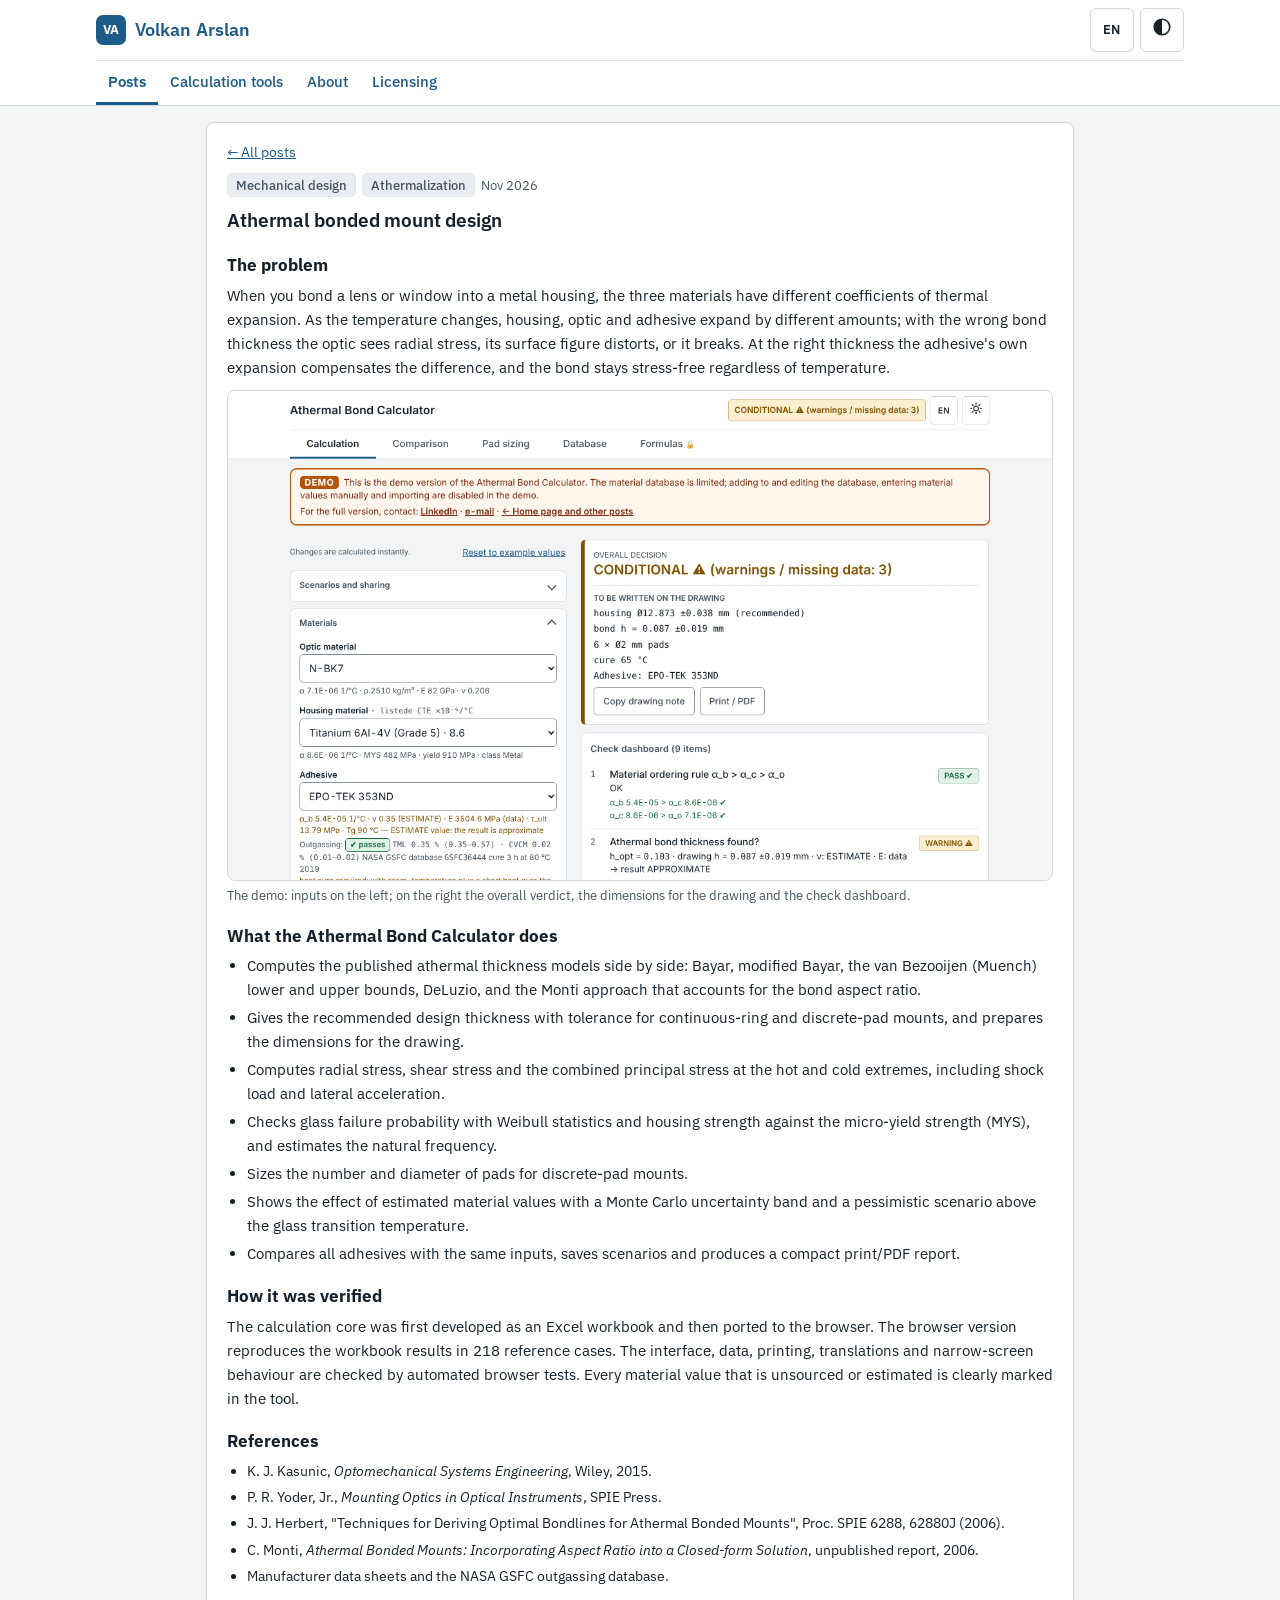
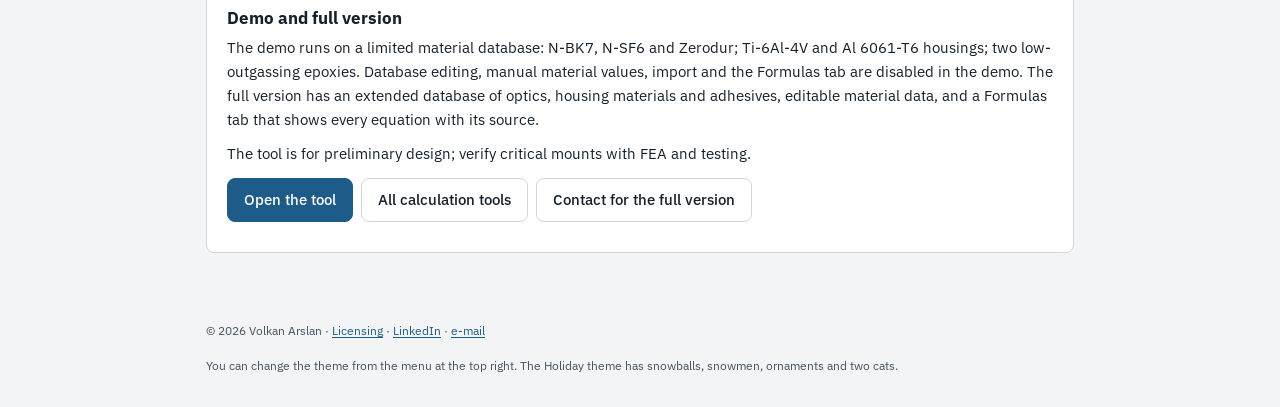
<file: posts/athermal-bonding.html>
<!DOCTYPE html>
<html lang="en">
<head>
<meta charset="utf-8">
<meta name="viewport" content="width=device-width, initial-scale=1, viewport-fit=cover">
<title>Athermal yapıştırma tasarımı — Volkan Arslan</title>
<meta name="description" content="Volkan Arslan, mechanical design engineer: posts on mechanical design, precision engineering, GD&T and analysis, and browser-based engineering calculation tools.">
<meta name="author" content="Volkan Arslan">
<meta property="og:title" content="Athermal yapıştırma tasarımı — Volkan Arslan">
<meta property="og:description" content="Volkan Arslan, mechanical design engineer: posts on mechanical design, precision engineering, GD&T and analysis, and browser-based engineering calculation tools.">
<meta property="og:type" content="article">
<link rel="icon" href="data:image/svg+xml,%3Csvg xmlns='http://www.w3.org/2000/svg' viewBox='0 0 32 32'%3E%3Crect width='32' height='32' rx='7' fill='%231d5b88'/%3E%3Ctext x='16' y='21.5' font-family='Arial,sans-serif' font-size='14' font-weight='700' fill='%23fff' text-anchor='middle'%3EVA%3C/text%3E%3C/svg%3E">
<script>try{var __q=new URLSearchParams(location.search),__qt=__q.get("t"),__ql=__q.get("l");if(__qt&&/^(system|light|dark|holiday)$/.test(__qt))localStorage.setItem("va-site-tema",__qt);if(__ql&&/^(en|tr|de)$/.test(__ql))localStorage.setItem("athermal-bag-hesabi-v14-dil",__ql);if(__qt||__ql){__q.delete("t");__q.delete("l");var __s=__q.toString();history.replaceState(null,"",location.pathname+(__s?"?"+__s:"")+location.hash)}}catch(e){}</script>
<script>try{var __t=localStorage.getItem("va-site-tema");if(__t===null){var __sd=new Date(),__sm=__sd.getMonth(),__sg=__sd.getDate();if((__sm===11&&__sg>=15)||(__sm===0&&__sg<=6))__t="holiday"}if(__t==="light"||__t==="dark"||__t==="holiday"){document.documentElement.setAttribute("data-theme",__t);var __v=false;if(__t==="holiday"){var __s=JSON.parse(localStorage.getItem("athermal-bag-hesabi-v14-yilbasi")||"{}").variant,__d=new Date(),__h=__d.getHours()+__d.getMinutes()/60;__v=__s==="day"||(__s!=="night"&&((__h>=6&&__h<9.5?(__h-6)/5.25:(__h>=9.5&&__h<15?1:(__h>=15&&__h<16.5?1-(__h-15)/0.75:0)))>=0.5))}if(__v)document.documentElement.setAttribute("data-hol-var","day");document.documentElement.style.colorScheme=__t==="holiday"?(__v?"light":"dark"):__t}}catch(e){}try{var __l=null;try{__l=localStorage.getItem("athermal-bag-hesabi-v14-dil")}catch(e){}if(__l!=="tr"&&__l!=="de"&&__l!=="en"){var __a=navigator.languages&&navigator.languages.length?navigator.languages:[navigator.language||""];__l="en";for(var __i=0;__i<__a.length;__i++){var __p=String(__a[__i]||"").slice(0,2).toLowerCase();if(__p==="tr"||__p==="de"||__p==="en"){__l=__p;break}}}document.documentElement.setAttribute("lang",__l)}catch(e){document.documentElement.setAttribute("lang","en")}</script>
<link rel="stylesheet" href="https://fonts.googleapis.com/css2?family=IBM+Plex+Mono:wght@400;500&family=IBM+Plex+Sans:wght@400;500;600&display=swap" media="print" onload="this.media='all'">
<link rel="stylesheet" href="../assets/site.css">
</head>
<body>
<div id="app" class="site" data-page="post">
  <a class="skip" href="#main">İçeriğe geç</a>
  <header class="top">
    <div class="wrap">
      <div class="row1">
        <div>
          <h1><a class="brand" href="../index.html" translate="no"><span class="mono" aria-hidden="true">VA</span>Volkan Arslan</a></h1>
        </div>
        <div class="hdrR">
          <div class="themebox langbox" translate="no">
            <button type="button" class="themebtn langbtn" id="langBtn" aria-haspopup="true" aria-expanded="false" aria-controls="langMenu" aria-label="Language / Dil: English">EN</button>
            <div class="thememenu langmenu" id="langMenu" role="radiogroup" aria-label="Language / Dil" hidden>
              <button type="button" role="radio" aria-checked="true" data-lang-opt="en" lang="en">English</button>
              <button type="button" role="radio" aria-checked="false" data-lang-opt="de" lang="de">Deutsch</button>
              <button type="button" role="radio" aria-checked="false" data-lang-opt="tr" lang="tr">Türkçe</button>
            </div>
          </div>
          <div class="themebox">
            <button type="button" class="themebtn" id="themeBtn" aria-haspopup="true" aria-expanded="false" aria-controls="themePop" aria-label="Tema: Sistem"><span id="themeIco" aria-hidden="true"></span></button>
            <div class="thememenu" id="themePop" hidden>
              <div id="themeMenu" role="radiogroup" aria-label="Tema">
                <button type="button" role="radio" aria-checked="true" data-theme-opt="system">Sistem</button>
                <button type="button" role="radio" aria-checked="false" data-theme-opt="light">Açık</button>
                <button type="button" role="radio" aria-checked="false" data-theme-opt="dark">Koyu</button>
                <button type="button" role="radio" aria-checked="false" data-theme-opt="holiday">Yılbaşı<span class="seas" hidden> (sezon: otomatik)</span></button>
              </div>
              <div id="holMenuX" class="thx" hidden>
                <button type="button" id="holRunBtn" aria-pressed="true">Karı durdur</button>
                <button type="button" id="holSetBtn" aria-haspopup="dialog">Yılbaşı efektleri…</button>
              </div>
            </div>
          </div>
        </div>
      </div>
      <nav class="tabs sitenav" aria-label="Site">
        <a href="../index.html" data-nav="home">Yazılar</a>
        <a href="../tools.html" data-nav="tools"><span class="tm">Araçlar</span><span class="td">Hesaplama araçları</span></a>
        <a href="../about.html" data-nav="about">Hakkımda</a>
        <a href="../license.html" data-nav="license">Lisans</a>
      </nav>
    </div>
  </header>
  <main class="wrap site-main" id="main">
    <div role="tabpanel" id="sitePane" aria-label="İçerik">
    <div class="site-stack">
      <article class="card post" aria-labelledby="postTitle">
        <p class="post-back"><a href="../index.html">← Tüm yazılar</a></p>
        <p class="pc-meta"><span class="tag">Mekanik tasarım</span> <span class="tag">Athermalizasyon</span> <span class="pc-date">Kasım 2026</span></p>
        <h2 class="post-title" id="postTitle">Athermal yapıştırma tasarımı</h2>

        <h3>Problem</h3>
        <p>Bir lensi ya da pencereyi metal yuvaya yapıştırdığınızda üç malzemenin ısıl genleşme katsayısı birbirinden farklıdır. Sıcaklık değiştikçe yuva, optik ve yapıştırıcı farklı miktarlarda genleşir; bağ kalınlığı doğru seçilmezse optikte radyal gerilme oluşur, yüzey biçimi bozulur ya da optik kırılır. Doğru kalınlıkta ise yapıştırıcının genleşmesi aradaki farkı dengeler ve bağ, sıcaklıktan bağımsız olarak gerilmesiz kalır.</p>
        <figure class="post-fig"><a href="../tools/athermal/index.html"><img src="../assets/athermal-demo.png" alt="Athermal Bağ Hesabı demo ekranı: solda girdiler, sağda genel karar ve kontrol panosu" width="1280" height="760"></a><figcaption>Demo: solda girdiler, sağda genel karar, çizime yazılacak ölçüler ve kontrol panosu.</figcaption></figure>

        <h3>Athermal Bağ Hesabı ne yapıyor?</h3>
        <ul>
          <li>Literatürdeki athermal kalınlık modellerini yan yana hesaplar: Bayar, değiştirilmiş Bayar, van Bezooijen (Muench) alt ve üst sınırları, DeLuzio ve bağın en-boy oranını hesaba katan Monti yaklaşımı.</li>
          <li>Sürekli halka ve ayrık pad montajı için önerilen tasarım kalınlığını toleransıyla verir ve çizime yazılacak ölçüleri hazırlar.</li>
          <li>Sıcak ve soğuk uçlarda radyal gerilmeyi, kesme gerilmesini ve birleşik asal gerilmeyi hesaplar; şok yükünü ve yanal ivmeyi ekler.</li>
          <li>Camın kırılma olasılığını Weibull istatistiğiyle, yuvanın dayanımını mikro-akma (MYS) sınırına göre kontrol eder ve doğal frekansı tahmin eder.</li>
          <li>Ayrık pad montajında pad sayısını ve çapını boyutlandırır.</li>
          <li>Tahmini malzeme değerlerinin etkisini Monte Carlo belirsizlik bandıyla ve camsı geçiş sıcaklığının üstüne çıkan kötümser bir senaryoyla gösterir.</li>
          <li>Bütün yapıştırıcıları aynı girdilerle karşılaştırır, senaryoları kaydeder ve kompakt bir yazdırma/PDF raporu üretir.</li>
        </ul>

        <h3>Nasıl doğrulandı?</h3>
        <p>Hesap çekirdeği önce bir Excel çalışma kitabı olarak geliştirildi, sonra tarayıcıya taşındı. Tarayıcı sürümü 218 referans durumda çalışma kitabıyla aynı sonuçları veriyor. Arayüz, veri, yazdırma, çeviri ve dar ekran davranışı otomatik tarayıcı testleriyle denetleniyor. Kaynaklı olmayan ya da tahmin edilen her malzeme değeri araçta açıkça işaretli.</p>

        <h3>Kaynaklar</h3>
        <ul class="refs">
          <li>K. J. Kasunic, <i>Optomechanical Systems Engineering</i>, Wiley, 2015.</li>
          <li>P. R. Yoder, Jr., <i>Mounting Optics in Optical Instruments</i>, SPIE Press.</li>
          <li>J. J. Herbert, "Techniques for Deriving Optimal Bondlines for Athermal Bonded Mounts", Proc. SPIE 6288, 62880J (2006).</li>
          <li>C. Monti, <i>Athermal Bonded Mounts: Incorporating Aspect Ratio into a Closed-form Solution</i>, yayımlanmamış rapor, 2006.</li>
          <li>Üretici veri sayfaları ve NASA GSFC gaz salınımı veritabanı.</li>
        </ul>

        <h3>Demo ve tam sürüm</h3>
        <p>Demo sınırlı bir malzeme veritabanıyla çalışır: N-BK7, N-SF6 ve Zerodur; Ti-6Al-4V ve Al 6061-T6 yuva; iki düşük gaz salınımlı epoksi. Demoda veritabanı düzenleme, elle malzeme değeri girişi, içe aktarma ve Formüller sekmesi kapalıdır. Tam sürümde geniş bir optik, yuva ve yapıştırıcı veritabanı, düzenlenebilir malzeme verisi ve bütün denklemleri kaynaklarıyla gösteren Formüller sekmesi vardır.</p>
        <p>Araç ön tasarım içindir; kritik montajlarda sonuçları FEA ve test ile doğrulayın.</p>
        <div class="btnrow"><a class="btn pri" href="../tools/athermal/index.html">Aracı aç</a><a class="btn" href="../tools.html">Tüm hesaplama araçları</a><a class="btn" href="../about.html#contact">Tam sürüm için iletişim</a></div>
      </article>
    </div>
    </div>
  </main>
  <footer class="wrap">
    <p><span translate="no">© 2026 Volkan Arslan</span> · <a href="../license.html">Lisans</a> · <a href="https://www.linkedin.com/in/arslanvolkan" target="_blank" rel="noopener noreferrer">LinkedIn</a> · <a href="#" class="site-mail">e-posta</a></p>
    <p>Temayı sağ üstteki menüden değiştirebilirsiniz. Yılbaşı temasında kar topu, kardan adam, süsler ve iki kedi var.</p>
  </footer>
</div>
<script src="../assets/i18n/athermal-bonding.js"></script>
<script src="../assets/site.js"></script>
</body>
</html>
</file>
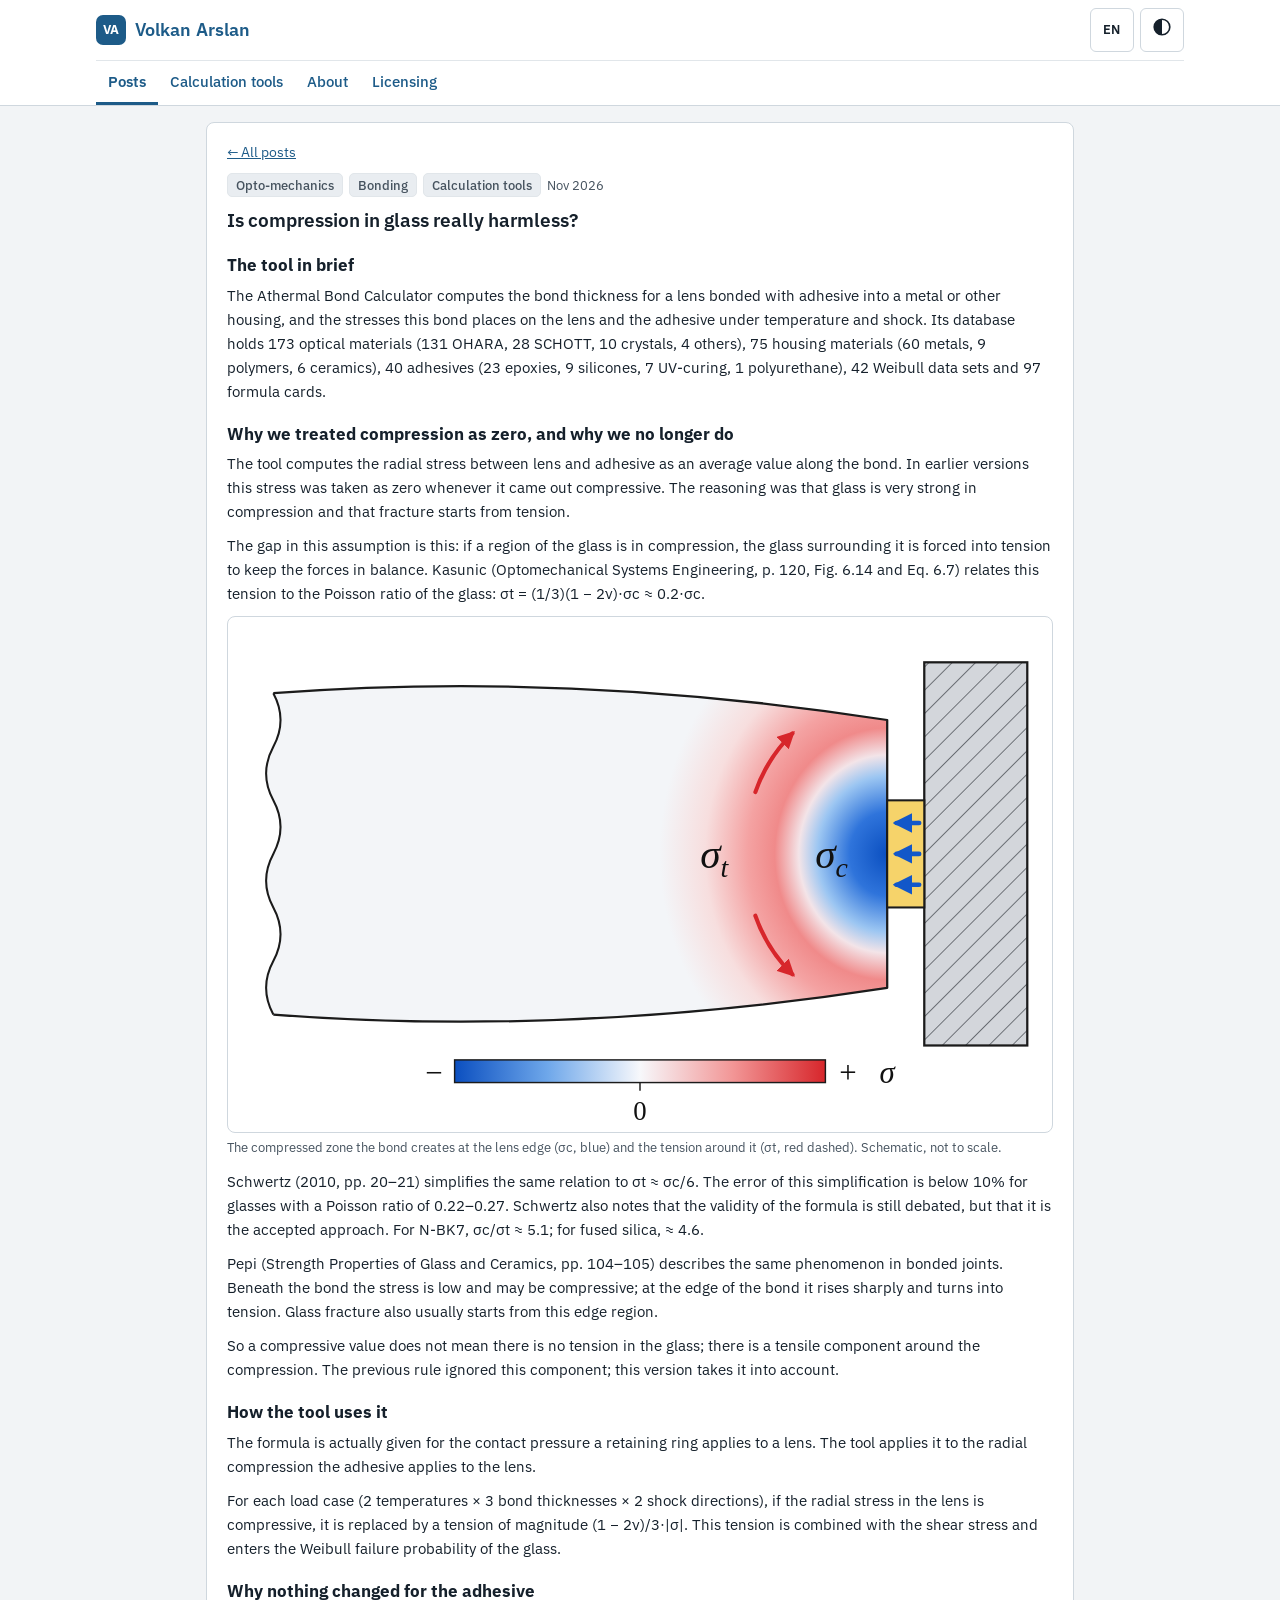
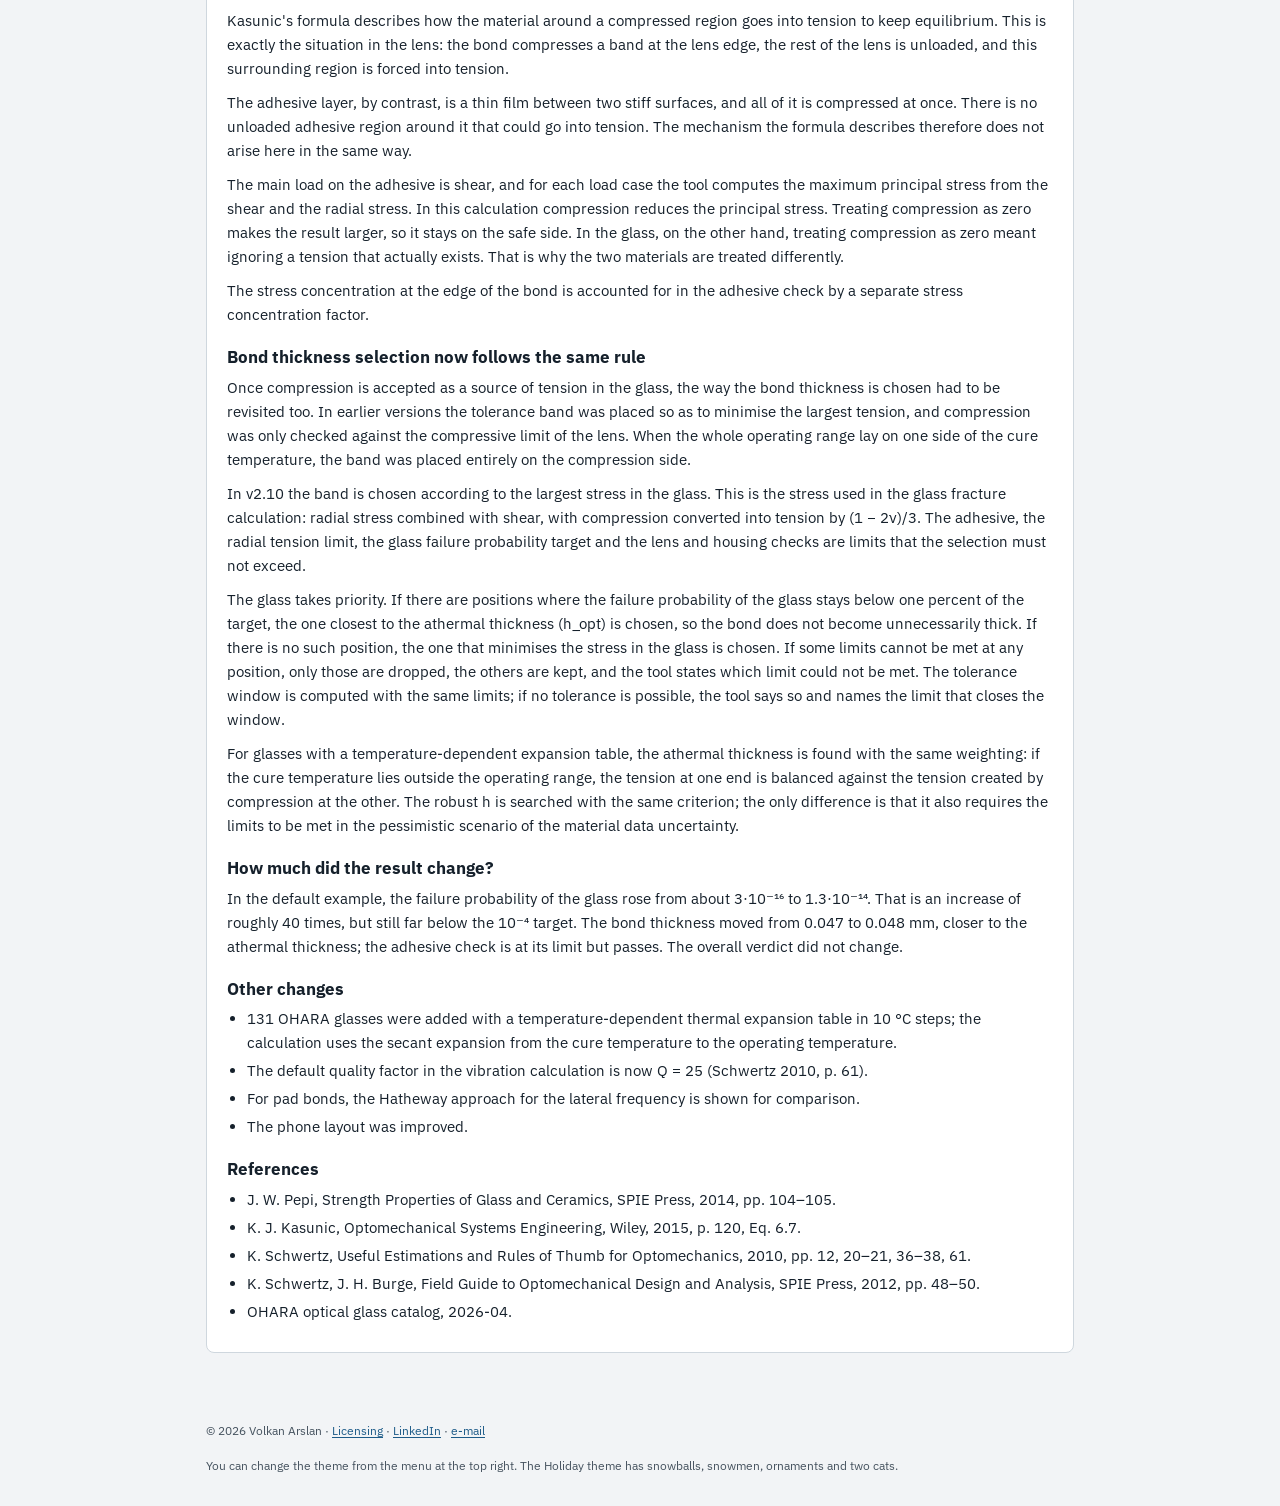
<file: posts/camda-basma.html>
<!DOCTYPE html>
<html lang="en">
<head>
<meta charset="utf-8">
<meta name="viewport" content="width=device-width, initial-scale=1, viewport-fit=cover">
<title>Camda basma gerçekten zararsız mı? — Volkan Arslan</title>
<meta name="description" content="How the tension that compression creates in glass entered the calculation in v2.10, and how much it changed the result.">
<meta name="author" content="Volkan Arslan">
<meta property="og:title" content="Camda basma gerçekten zararsız mı? — Volkan Arslan">
<meta property="og:description" content="How the tension that compression creates in glass entered the calculation in v2.10, and how much it changed the result.">
<meta property="og:type" content="article">
<link rel="icon" href="data:image/svg+xml,%3Csvg xmlns='http://www.w3.org/2000/svg' viewBox='0 0 32 32'%3E%3Crect width='32' height='32' rx='7' fill='%231d5b88'/%3E%3Ctext x='16' y='21.5' font-family='Arial,sans-serif' font-size='14' font-weight='700' fill='%23fff' text-anchor='middle'%3EVA%3C/text%3E%3C/svg%3E">
<script>try{var __q=new URLSearchParams(location.search),__qt=__q.get("t"),__ql=__q.get("l");if(__qt&&/^(system|light|dark|holiday)$/.test(__qt))localStorage.setItem("va-site-tema",__qt);if(__ql&&/^(en|tr|de)$/.test(__ql))localStorage.setItem("athermal-bag-hesabi-v14-dil",__ql);if(__qt||__ql){__q.delete("t");__q.delete("l");var __s=__q.toString();history.replaceState(null,"",location.pathname+(__s?"?"+__s:"")+location.hash)}}catch(e){}</script>
<script>try{var __t=localStorage.getItem("va-site-tema");if(__t===null){var __sd=new Date(),__sm=__sd.getMonth(),__sg=__sd.getDate();if((__sm===11&&__sg>=15)||(__sm===0&&__sg<=6))__t="holiday"}if(__t==="light"||__t==="dark"||__t==="holiday"){document.documentElement.setAttribute("data-theme",__t);var __v=false;if(__t==="holiday"){var __s=JSON.parse(localStorage.getItem("athermal-bag-hesabi-v14-yilbasi")||"{}").variant,__d=new Date(),__h=__d.getHours()+__d.getMinutes()/60;__v=__s==="day"||(__s!=="night"&&((__h>=6&&__h<9.5?(__h-6)/5.25:(__h>=9.5&&__h<15?1:(__h>=15&&__h<16.5?1-(__h-15)/0.75:0)))>=0.5))}if(__v)document.documentElement.setAttribute("data-hol-var","day");document.documentElement.style.colorScheme=__t==="holiday"?(__v?"light":"dark"):__t}}catch(e){}try{var __l=null;try{__l=localStorage.getItem("athermal-bag-hesabi-v14-dil")}catch(e){}if(__l!=="tr"&&__l!=="de"&&__l!=="en"){var __a=navigator.languages&&navigator.languages.length?navigator.languages:[navigator.language||""];__l="en";for(var __i=0;__i<__a.length;__i++){var __p=String(__a[__i]||"").slice(0,2).toLowerCase();if(__p==="tr"||__p==="de"||__p==="en"){__l=__p;break}}}document.documentElement.setAttribute("lang",__l)}catch(e){document.documentElement.setAttribute("lang","en")}</script>
<link rel="stylesheet" href="https://fonts.googleapis.com/css2?family=IBM+Plex+Mono:wght@400;500&family=IBM+Plex+Sans:wght@400;500;600&display=swap" media="print" onload="this.media='all'">
<link rel="stylesheet" href="../assets/site.css">
</head>
<body>
<div id="app" class="site" data-page="post">
  <a class="skip" href="#main">İçeriğe geç</a>
  <header class="top">
    <div class="wrap">
      <div class="row1">
        <div>
          <h1><a class="brand" href="../index.html" translate="no"><span class="mono" aria-hidden="true">VA</span>Volkan Arslan</a></h1>
        </div>
        <div class="hdrR">
          <div class="themebox langbox" translate="no">
            <button type="button" class="themebtn langbtn" id="langBtn" aria-haspopup="true" aria-expanded="false" aria-controls="langMenu" aria-label="Language / Dil: English">EN</button>
            <div class="thememenu langmenu" id="langMenu" role="radiogroup" aria-label="Language / Dil" hidden>
              <button type="button" role="radio" aria-checked="true" data-lang-opt="en" lang="en">English</button>
              <button type="button" role="radio" aria-checked="false" data-lang-opt="de" lang="de">Deutsch</button>
              <button type="button" role="radio" aria-checked="false" data-lang-opt="tr" lang="tr">Türkçe</button>
            </div>
          </div>
          <div class="themebox">
            <button type="button" class="themebtn" id="themeBtn" aria-haspopup="true" aria-expanded="false" aria-controls="themePop" aria-label="Tema: Sistem"><span id="themeIco" aria-hidden="true"></span></button>
            <div class="thememenu" id="themePop" hidden>
              <div id="themeMenu" role="radiogroup" aria-label="Tema">
                <button type="button" role="radio" aria-checked="true" data-theme-opt="system">Sistem</button>
                <button type="button" role="radio" aria-checked="false" data-theme-opt="light">Açık</button>
                <button type="button" role="radio" aria-checked="false" data-theme-opt="dark">Koyu</button>
                <button type="button" role="radio" aria-checked="false" data-theme-opt="holiday">Yılbaşı<span class="seas" hidden> (sezon: otomatik)</span></button>
              </div>
              <div id="holMenuX" class="thx" hidden>
                <button type="button" id="holRunBtn" aria-pressed="true">Karı durdur</button>
                <button type="button" id="holSetBtn" aria-haspopup="dialog">Yılbaşı efektleri…</button>
              </div>
            </div>
          </div>
        </div>
      </div>
      <nav class="tabs sitenav" aria-label="Site">
        <a href="../index.html" data-nav="home">Yazılar</a>
        <a href="../tools.html" data-nav="tools"><span class="tm">Araçlar</span><span class="td">Hesaplama araçları</span></a>
        <a href="../about.html" data-nav="about">Hakkımda</a>
        <a href="../license.html" data-nav="license">Lisans</a>
      </nav>
    </div>
  </header>
  <main class="wrap site-main" id="main">
    <div role="tabpanel" id="sitePane" aria-label="İçerik">
    <div class="site-stack">
      <article class="card post" aria-labelledby="postTitle">
        <p class="post-back"><a href="../index.html">← Tüm yazılar</a></p>
        <p class="pc-meta"><span class="tag">Opto-mekanik</span> <span class="tag">Yapıştırma</span> <span class="tag">Hesaplama araçları</span> <span class="pc-date">Kasım 2026</span></p>
        <h2 class="post-title" id="postTitle">Camda basma gerçekten zararsız mı?</h2>

        <h3>Araç hakkında kısaca</h3>

        <p>Athermal Bağ Hesabı, bir lensin metal ya da başka bir yuvaya yapıştırıcıyla bağlandığı montajlarda bağ kalınlığını ve bu bağın sıcaklık ve şok altında lense ve yapıştırıcıya yüklediği gerilmeleri hesaplayan bir araç. Veritabanında 173 optik malzeme (131 OHARA, 28 SCHOTT, 10 kristal, 4 diğer), 75 yuva malzemesi (60 metal, 9 polimer, 6 seramik), 40 yapıştırıcı (23 epoksi, 9 silikon, 7 UV, 1 poliüretan), 42 Weibull veri seti ve 97 formül kartı bulunuyor.</p>

        <h3>Basmayı neden sıfır sayıyorduk, artık neden saymıyoruz?</h3>

        <p>Araç, lensle yapıştırıcı arasındaki radyal gerilmeyi bağ boyunca ortalama bir değer olarak hesaplar. Önceki sürümlerde bu gerilme basma çıkarsa sıfır kabul ediliyordu. Gerekçe, camın basmaya karşı çok dayanıklı olması ve kırılmanın çekmeden başlamasıydı.</p>

        <p>Bu kabulün eksiği şu: camda bir bölge basma altındaysa, kuvvet dengesi için o bölgeyi çevreleyen cam çekmeye zorlanır. Kasunic (Optomechanical Systems Engineering, s.120, Şekil 6.14 ve Denk. 6.7) bu çekmeyi camın Poisson oranıyla ilişkilendirir: σt = (1/3)(1 − 2ν)·σc ≈ 0.2·σc.</p>

        <figure class="post-fig"><img src="../assets/basma-cekme.svg" alt="Bağın lens kenarında oluşturduğu basma bölgesi (σc, mavi) ve onu çevreleyen çekme (σt, kırmızı kesikli). Ölçeksiz şema." loading="lazy"><figcaption>Bağın lens kenarında oluşturduğu basma bölgesi (σc, mavi) ve onu çevreleyen çekme (σt, kırmızı kesikli). Ölçeksiz şema.</figcaption></figure>

        <p>Schwertz (2010, s.20–21) aynı ilişkiyi σt ≈ σc/6 olarak sadeleştirir. Bu sadeleştirmenin hatası, Poisson oranı 0.22–0.27 olan camlarda %10'un altındadır. Schwertz formülün geçerliliğinin hâlâ tartışmalı olduğunu, ama kabul gören yaklaşım olduğunu da not eder. N-BK7 için σc/σt ≈ 5.1, kuvars cam için ≈ 4.6'dır.</p>

        <p>Pepi (Strength Properties of Glass and Ceramics, s.104–105) yapıştırılmış bağlarda aynı olguyu anlatır. Bağın altında gerilme düşük ve basma yönünde olabilir; bağ kenarında ise sert biçimde yükselir ve çekmeye döner. Cam kırılması da çoğunlukla bu kenar bölgesinden başlar.</p>

        <p>Bu nedenle bir basma değeri, camda çekme olmadığını göstermez; basmanın çevresinde bir çekme bileşeni vardır. Önceki kural bu bileşeni yok sayıyordu, bu sürümde hesaba katılıyor.</p>

        <h3>Araçta nasıl kullanılır</h3>

        <p>Formül aslında tutucu halkanın lense bastırdığı temas basıncı için verilmiştir. Araçta yapıştırıcının lense uyguladığı radyal basmaya uygulanır.</p>

        <p>Her yük durumu için (2 sıcaklık × 3 bağ kalınlığı × 2 şok yönü) lensteki radyal gerilme basma çıkarsa, yerine (1 − 2ν)/3·|σ| büyüklüğünde bir çekme konur. Bu çekme kayma gerilmesiyle birleştirilir ve camın Weibull kırılma olasılığı hesabına girer.</p>

        <h3>Yapıştırıcıda neden değişmedi?</h3>

        <p>Kasunic'in formülü, basılan bir bölgenin çevresindeki malzemenin dengeyi sağlamak için çekmeye girmesini anlatır. Lenste durum tam olarak budur: bağ lensin kenarındaki bir bandı basar, lensin geri kalanı yüksüzdür ve bu çevre bölge çekmeye zorlanır.</p>

        <p>Yapıştırıcı katmanı ise iki sert yüzey arasında kalan ince bir tabakadır ve tamamı aynı anda basılır. Onu çevreleyip çekmeye girecek yüksüz bir yapıştırıcı bölgesi yoktur. Bu nedenle formülün anlattığı mekanizma burada aynı şekilde ortaya çıkmaz.</p>

        <p>Yapıştırıcının asıl yükü kaymadır ve araç her yük durumu için en büyük asal gerilmeyi kayma ile radyal gerilmeden hesaplar. Basma bu hesapta asal gerilmeyi azaltır. Basmayı sıfır saymak sonucu büyütür, yani güvenli tarafta kalır. Camda ise basmayı sıfır saymak gerçekte var olan bir çekmeyi yok saymak demekti. İki malzemeye farklı davranılmasının nedeni budur.</p>

        <p>Bağ kenarındaki gerilme yığılması da yapıştırıcı kontrolünde ayrı bir gerilme yığılma katsayısıyla hesaba katılır.</p>

        <h3>Bağ kalınlığı seçimi de bu kurala bağlandı</h3>

        <p>Basmanın camda çekme oluşturduğu kabul edilince, bağ kalınlığının nasıl seçildiği de yeniden ele alınmalıydı. Önceki sürümlerde tolerans bandı en büyük çekmeyi en küçük yapacak şekilde yerleştiriliyor, basma yalnızca lensin basma sınırıyla kontrol ediliyordu. Tüm çalışma aralığı kür sıcaklığının bir tarafında kaldığında ise bant tamamen basma tarafına konuyordu.</p>

        <p>v2.10'da bant, camdaki en büyük gerilmeye göre seçiliyor. Bu, camın kırılma hesabında kullanılan gerilmedir: radyal gerilme ile kaymanın birleşimi, basma (1 − 2ν)/3 ile çekmeye çevrilmiş halde. Yapıştırıcı, radyal çekme sınırı, camın kırılma olasılığı hedefi, lens ve yuva kontrolleri ise seçimde aşılmaması gereken sınırlar.</p>

        <p>Önceliği cam alır. Camın kırılma olasılığı hedefin yüzde birinin altında kalan konumlar varsa, bunlar arasından athermal kalınlığa (h_opt) en yakın olanı seçilir; böylece bağ gereksiz yere kalınlaşmaz. Böyle bir konum yoksa camdaki gerilmeyi en küçük yapan konum seçilir. Bazı sınırlar hiçbir konumda sağlanamıyorsa yalnızca onlar bırakılır, diğerleri korunur ve araç hangi sınırın sağlanamadığını yazar. Tolerans penceresi de aynı sınırlarla hesaplanıyor; hiçbir tolerans mümkün değilse araç bunu ve pencereyi hangi sınırın kapattığını açıkça bildiriyor.</p>

        <p>Sıcaklığa bağlı genleşme tablosu olan camlarda athermal kalınlık da aynı ağırlıkla bulunuyor: kür sıcaklığı çalışma aralığının dışındaysa, iki uçtaki çekme ile basmanın oluşturduğu çekme eşitleniyor. Dayanıklı h de aynı ölçütle aranıyor; tek farkı, malzeme verilerindeki belirsizliğin kötümser senaryosunda da sınırların sağlanmasını istemesi.</p>

        <h3>Sonuç ne kadar değişti?</h3>

        <p>Varsayılan örnekte camın kırılma olasılığı yaklaşık 3·10⁻¹⁶'dan 1.3·10⁻¹⁴'e çıktı. Yaklaşık 40 katlık bir artış, ama hâlâ 10⁻⁴ hedefinin çok altında. Bağ kalınlığı 0.047'den 0.048 mm'ye, yani athermal kalınlığa yaklaştı; yapıştırıcı kontrolü sınırda ama geçiyor. Genel karar değişmedi.</p>

        <h3>Diğer yenilikler</h3>

        <ul>
          <li>131 OHARA camı, 10 °C aralıklı sıcaklığa bağlı ısıl genleşme katsayısı tablosuyla eklendi; hesap, kür sıcaklığından çalışma sıcaklığına kadar sekant genleşmeyi kullanıyor.</li>

          <li>Titreşim hesabında varsayılan kalite faktörü Q = 25 oldu (Schwertz 2010, s.61).</li>

          <li>Pad bağlarında yanal frekans için Hatheway yaklaşımı karşılaştırma olarak gösteriliyor.</li>

          <li>Telefon görünümü iyileştirildi.</li>

        </ul>
        <h3>Kaynaklar</h3>

        <ul>
          <li>J. W. Pepi, Strength Properties of Glass and Ceramics, SPIE Press, 2014, s.104–105.</li>

          <li>K. J. Kasunic, Optomechanical Systems Engineering, Wiley, 2015, s.120, Denk. 6.7.</li>

          <li>K. Schwertz, Useful Estimations and Rules of Thumb for Optomechanics, 2010, s.12, 20–21, 36–38, 61.</li>

          <li>K. Schwertz, J. H. Burge, Field Guide to Optomechanical Design and Analysis, SPIE Press, 2012, s.48–50.</li>

          <li>OHARA optik cam kataloğu, 2026-04.</li>

        </ul>
      </article>
    </div>
    </div>
  </main>
  <footer class="wrap">
    <p><span translate="no">© 2026 Volkan Arslan</span> · <a href="../license.html">Lisans</a> · <a href="https://www.linkedin.com/in/arslanvolkan" target="_blank" rel="noopener noreferrer">LinkedIn</a> · <a href="#" class="site-mail">e-posta</a></p>
    <p>Temayı sağ üstteki menüden değiştirebilirsiniz. Yılbaşı temasında kar topu, kardan adam, süsler ve iki kedi var.</p>
  </footer>
</div>
<script src="../assets/i18n/camda-basma.js"></script>
<script src="../assets/site.js"></script>
</body>
</html>
</file>
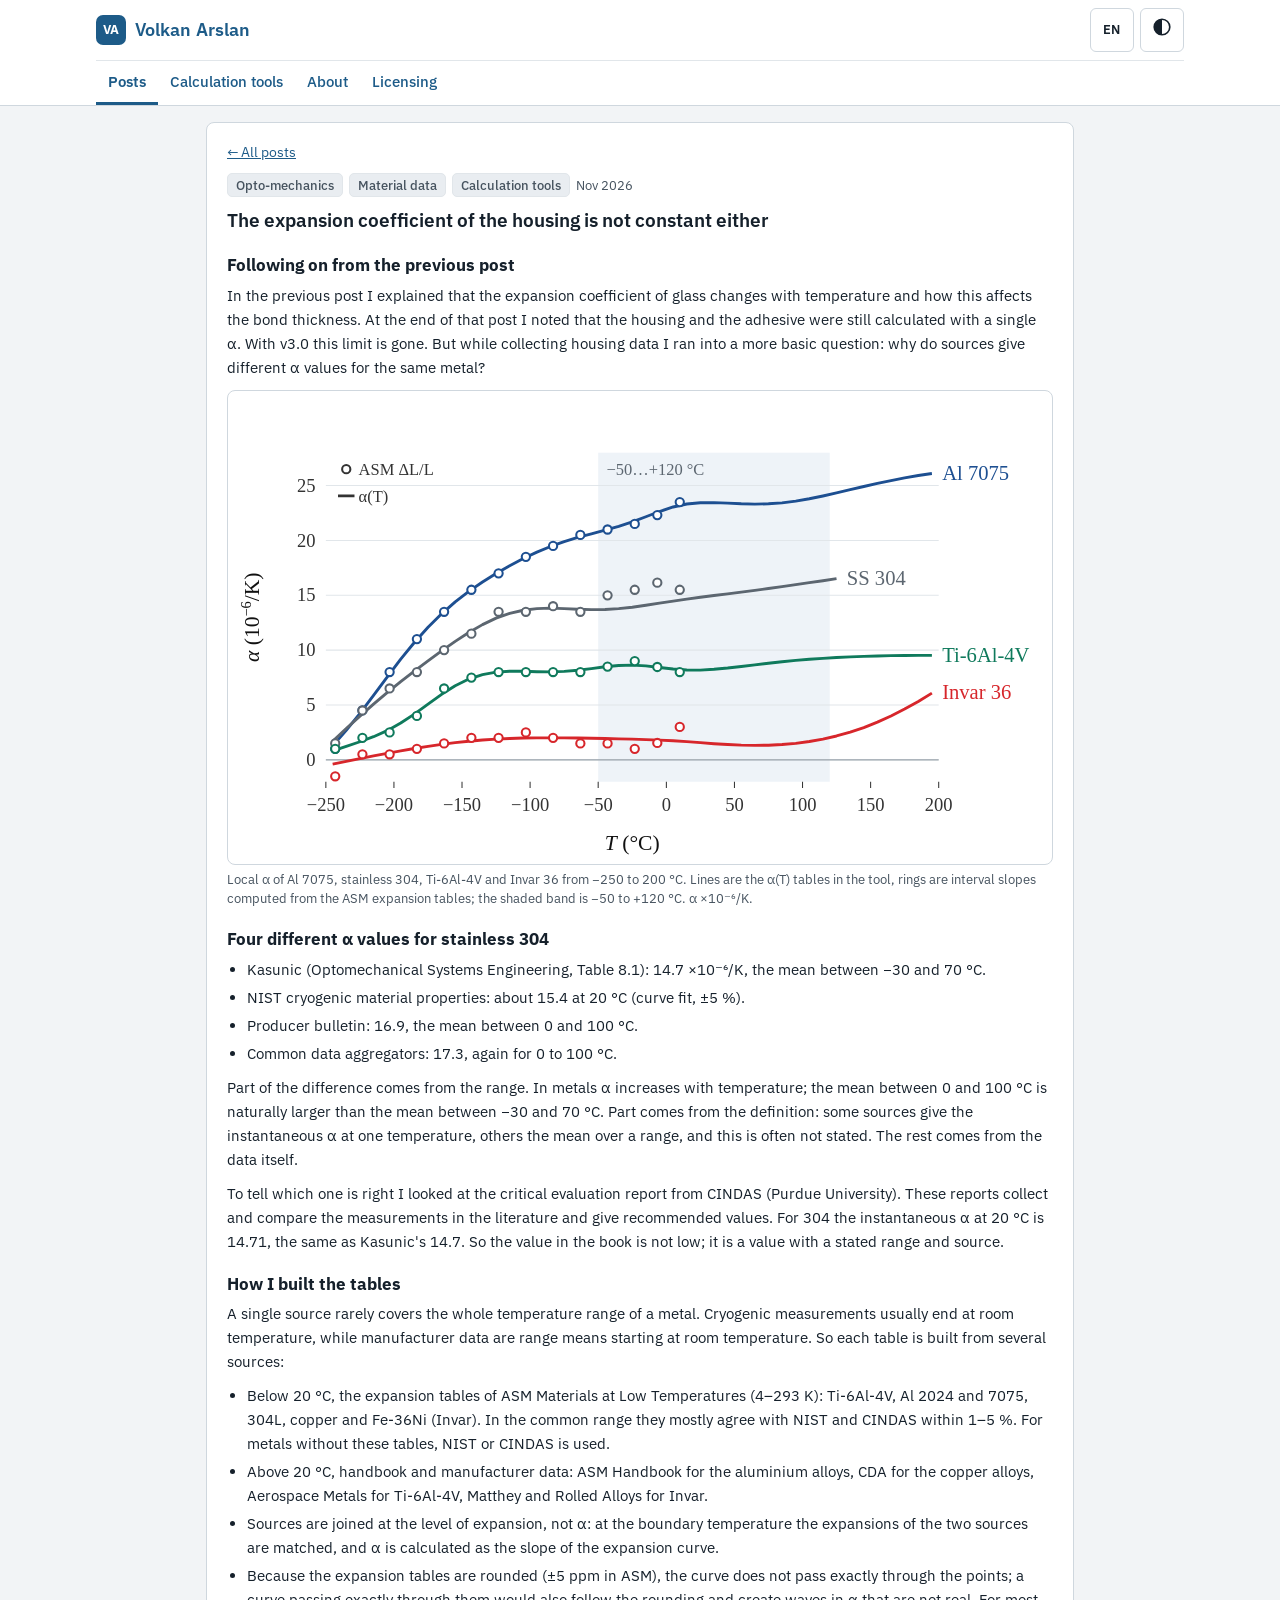
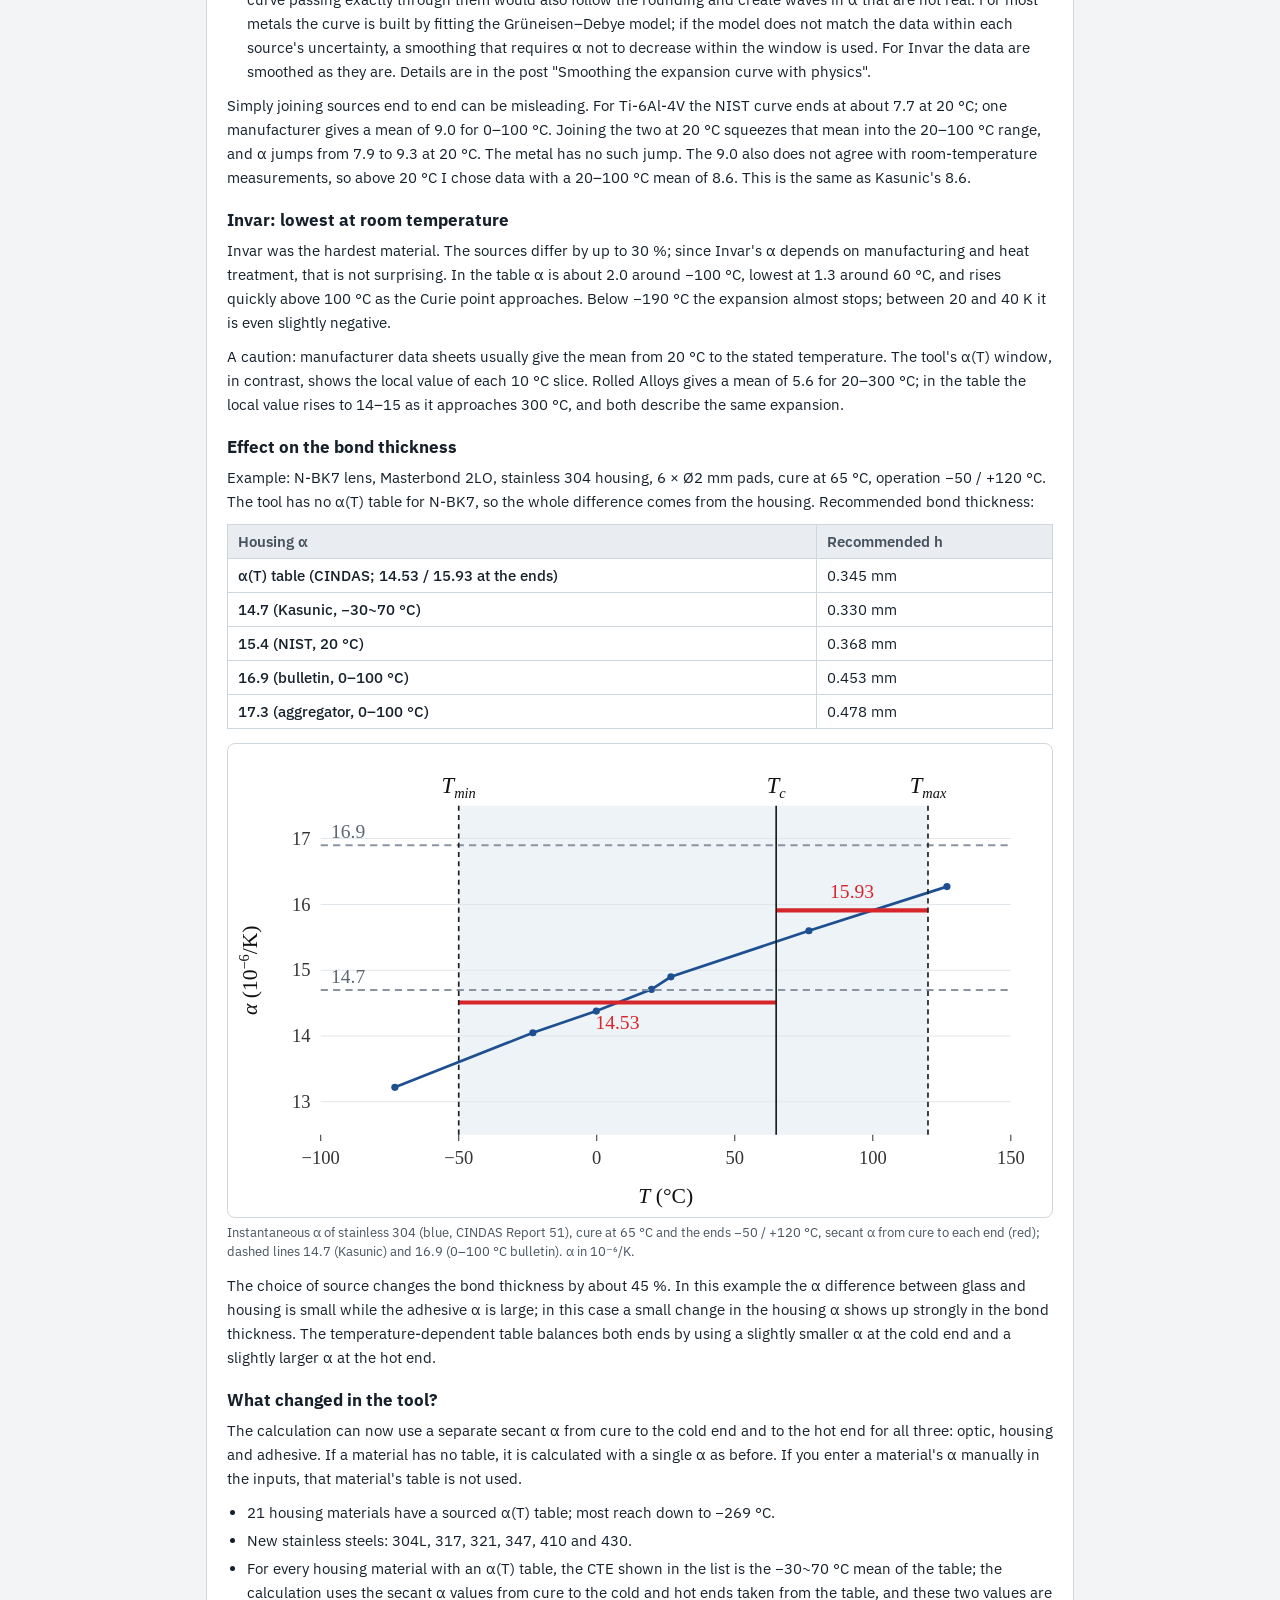
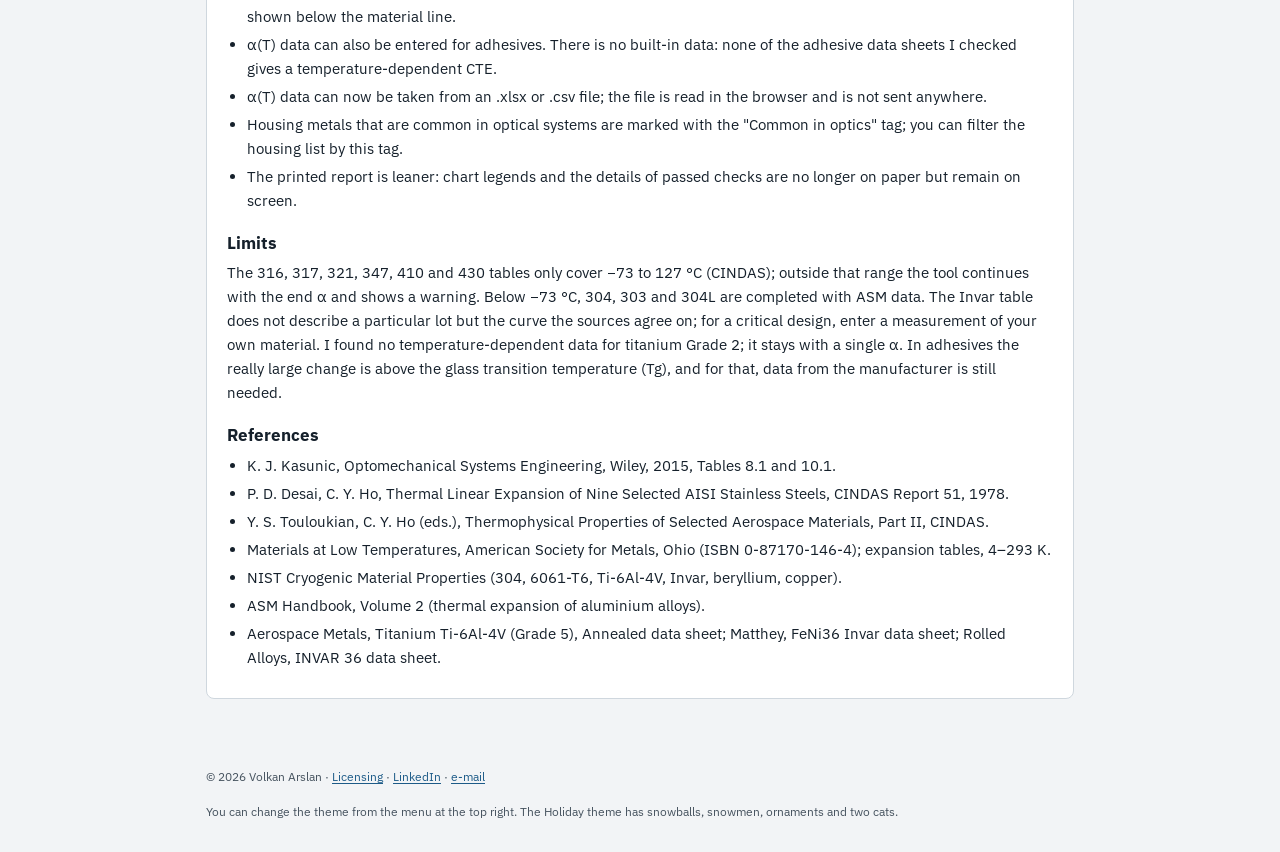
<file: posts/yuva-alfa-t.html>
<!DOCTYPE html>
<html lang="en">
<head>
<meta charset="utf-8">
<meta name="viewport" content="width=device-width, initial-scale=1, viewport-fit=cover">
<title>Yuvanın genleşme katsayısı da sabit değil — Volkan Arslan</title>
<meta name="description" content="Why sources give different α values for the same metal, how the temperature-dependent tables were built from several sources, what that does to the bond thickness, and α(T) for the housing and adhesive in v3.0.">
<meta name="author" content="Volkan Arslan">
<meta property="og:title" content="Yuvanın genleşme katsayısı da sabit değil — Volkan Arslan">
<meta property="og:description" content="Why sources give different α values for the same metal, how the temperature-dependent tables were built from several sources, what that does to the bond thickness, and α(T) for the housing and adhesive in v3.0.">
<meta property="og:type" content="article">
<link rel="icon" href="data:image/svg+xml,%3Csvg xmlns='http://www.w3.org/2000/svg' viewBox='0 0 32 32'%3E%3Crect width='32' height='32' rx='7' fill='%231d5b88'/%3E%3Ctext x='16' y='21.5' font-family='Arial,sans-serif' font-size='14' font-weight='700' fill='%23fff' text-anchor='middle'%3EVA%3C/text%3E%3C/svg%3E">
<script>try{var __q=new URLSearchParams(location.search),__qt=__q.get("t"),__ql=__q.get("l");if(__qt&&/^(system|light|dark|holiday)$/.test(__qt))localStorage.setItem("va-site-tema",__qt);if(__ql&&/^(en|tr|de)$/.test(__ql))localStorage.setItem("athermal-bag-hesabi-v14-dil",__ql);if(__qt||__ql){__q.delete("t");__q.delete("l");var __s=__q.toString();history.replaceState(null,"",location.pathname+(__s?"?"+__s:"")+location.hash)}}catch(e){}</script>
<script>try{var __t=localStorage.getItem("va-site-tema");if(__t===null){var __sd=new Date(),__sm=__sd.getMonth(),__sg=__sd.getDate();if((__sm===11&&__sg>=15)||(__sm===0&&__sg<=6))__t="holiday"}if(__t==="light"||__t==="dark"||__t==="holiday"){document.documentElement.setAttribute("data-theme",__t);var __v=false;if(__t==="holiday"){var __s=JSON.parse(localStorage.getItem("athermal-bag-hesabi-v14-yilbasi")||"{}").variant,__d=new Date(),__h=__d.getHours()+__d.getMinutes()/60;__v=__s==="day"||(__s!=="night"&&((__h>=6&&__h<9.5?(__h-6)/5.25:(__h>=9.5&&__h<15?1:(__h>=15&&__h<16.5?1-(__h-15)/0.75:0)))>=0.5))}if(__v)document.documentElement.setAttribute("data-hol-var","day");document.documentElement.style.colorScheme=__t==="holiday"?(__v?"light":"dark"):__t}}catch(e){}try{var __l=null;try{__l=localStorage.getItem("athermal-bag-hesabi-v14-dil")}catch(e){}if(__l!=="tr"&&__l!=="de"&&__l!=="en"){var __a=navigator.languages&&navigator.languages.length?navigator.languages:[navigator.language||""];__l="en";for(var __i=0;__i<__a.length;__i++){var __p=String(__a[__i]||"").slice(0,2).toLowerCase();if(__p==="tr"||__p==="de"||__p==="en"){__l=__p;break}}}document.documentElement.setAttribute("lang",__l)}catch(e){document.documentElement.setAttribute("lang","en")}</script>
<link rel="stylesheet" href="https://fonts.googleapis.com/css2?family=IBM+Plex+Mono:wght@400;500&family=IBM+Plex+Sans:wght@400;500;600&display=swap" media="print" onload="this.media='all'">
<link rel="stylesheet" href="../assets/site.css">
</head>
<body>
<div id="app" class="site" data-page="post">
  <a class="skip" href="#main">İçeriğe geç</a>
  <header class="top">
    <div class="wrap">
      <div class="row1">
        <div>
          <h1><a class="brand" href="../index.html" translate="no"><span class="mono" aria-hidden="true">VA</span>Volkan Arslan</a></h1>
        </div>
        <div class="hdrR">
          <div class="themebox langbox" translate="no">
            <button type="button" class="themebtn langbtn" id="langBtn" aria-haspopup="true" aria-expanded="false" aria-controls="langMenu" aria-label="Language / Dil: English">EN</button>
            <div class="thememenu langmenu" id="langMenu" role="radiogroup" aria-label="Language / Dil" hidden>
              <button type="button" role="radio" aria-checked="true" data-lang-opt="en" lang="en">English</button>
              <button type="button" role="radio" aria-checked="false" data-lang-opt="de" lang="de">Deutsch</button>
              <button type="button" role="radio" aria-checked="false" data-lang-opt="tr" lang="tr">Türkçe</button>
            </div>
          </div>
          <div class="themebox">
            <button type="button" class="themebtn" id="themeBtn" aria-haspopup="true" aria-expanded="false" aria-controls="themePop" aria-label="Tema: Sistem"><span id="themeIco" aria-hidden="true"></span></button>
            <div class="thememenu" id="themePop" hidden>
              <div id="themeMenu" role="radiogroup" aria-label="Tema">
                <button type="button" role="radio" aria-checked="true" data-theme-opt="system">Sistem</button>
                <button type="button" role="radio" aria-checked="false" data-theme-opt="light">Açık</button>
                <button type="button" role="radio" aria-checked="false" data-theme-opt="dark">Koyu</button>
                <button type="button" role="radio" aria-checked="false" data-theme-opt="holiday">Yılbaşı<span class="seas" hidden> (sezon: otomatik)</span></button>
              </div>
              <div id="holMenuX" class="thx" hidden>
                <button type="button" id="holRunBtn" aria-pressed="true">Karı durdur</button>
                <button type="button" id="holSetBtn" aria-haspopup="dialog">Yılbaşı efektleri…</button>
              </div>
            </div>
          </div>
        </div>
      </div>
      <nav class="tabs sitenav" aria-label="Site">
        <a href="../index.html" data-nav="home">Yazılar</a>
        <a href="../tools.html" data-nav="tools"><span class="tm">Araçlar</span><span class="td">Hesaplama araçları</span></a>
        <a href="../about.html" data-nav="about">Hakkımda</a>
        <a href="../license.html" data-nav="license">Lisans</a>
      </nav>
    </div>
  </header>
  <main class="wrap site-main" id="main">
    <div role="tabpanel" id="sitePane" aria-label="İçerik">
    <div class="site-stack">
      <article class="card post" aria-labelledby="postTitle">
        <p class="post-back"><a href="../index.html">← Tüm yazılar</a></p>
        <p class="pc-meta"><span class="tag">Opto-mekanik</span> <span class="tag">Malzeme verisi</span> <span class="tag">Hesaplama araçları</span> <span class="pc-date">Kasım 2026</span></p>
        <h2 class="post-title" id="postTitle">Yuvanın genleşme katsayısı da sabit değil</h2>

        <h3>Önceki yazının devamı</h3>

        <p>Bir önceki yazıda camın genleşme katsayısının sıcaklıkla değiştiğini ve bunun bağ kalınlığını nasıl etkilediğini anlatmıştım. O yazının sonunda yuvanın ve yapıştırıcının hâlâ tek bir α ile hesaplandığını yazmıştım. v3.0 ile bu sınır kalktı. Ama yuva verisini toplarken daha temel bir soruyla karşılaştım: aynı metal için kaynaklar neden farklı α veriyor?</p>

        <figure class="post-fig"><img src="../assets/yuva-alfa-t.svg" alt="Al 7075, paslanmaz 304, Ti-6Al-4V ve Invar 36 için yerel α, −250 ile 200 °C arası. Çizgiler araçtaki α(T) tabloları, halkalar ASM uzama tablolarından hesaplanan aralık eğimleri; gölgeli bölge −50 ile +120 °C. α ×10⁻⁶/K." loading="lazy"><figcaption>Al 7075, paslanmaz 304, Ti-6Al-4V ve Invar 36 için yerel α, −250 ile 200 °C arası. Çizgiler araçtaki α(T) tabloları, halkalar ASM uzama tablolarından hesaplanan aralık eğimleri; gölgeli bölge −50 ile +120 °C. α ×10⁻⁶/K.</figcaption></figure>

        <h3>Paslanmaz 304 için dört farklı α</h3>

        <ul>
          <li>Kasunic (Optomechanical Systems Engineering, Tablo 8.1): 14.7 ×10⁻⁶/K, −30 ile 70 °C arasındaki ortalama.</li>

          <li>NIST kriyojenik malzeme veritabanı: 20 °C'de yaklaşık 15.4 (eğri uydurması, ±%5).</li>

          <li>Üretici bülteni: 16.9, 0 ile 100 °C arasındaki ortalama.</li>

          <li>Sık kullanılan veri derleyicileri: 17.3, yine 0 ile 100 °C.</li>

        </ul>
        <p>Farkın bir kısmı aralıktan geliyor. Metallerde α sıcaklıkla artar; 0 ile 100 °C arasındaki ortalama, −30 ile 70 °C arasındaki ortalamadan doğal olarak büyüktür. Bir kısmı ise tanımdan: kimi kaynak belirli bir sıcaklıktaki anlık α'yı, kimi bir aralığın ortalamasını verir ve bu çoğu zaman yazılmaz. Geri kalanı da verinin kendisinden.</p>

        <p>Hangisinin doğru olduğunu ayırmak için CINDAS'ın (Purdue Üniversitesi) eleştirel değerlendirme raporuna baktım. Bu raporlar literatürdeki ölçümleri toplayıp karşılaştırarak önerilen değerler veriyor. 304 için 20 °C'deki anlık α 14.71; Kasunic'in 14.7'siyle aynı. Yani kitaptaki değer düşük değil, aralığı ve kaynağı belli bir değer.</p>

        <h3>Tabloları nasıl kurdum?</h3>

        <p>Tek bir kaynak bir metalin bütün sıcaklık aralığını nadiren kapsıyor. Kriyojenik ölçümler genellikle oda sıcaklığında biter, üretici verileri ise oda sıcaklığından başlayan aralık ortalamalarıdır. Bu yüzden her tablo birkaç kaynaktan kuruluyor:</p>

        <ul>
          <li>20 °C altında ASM Materials at Low Temperatures'ın uzama tabloları (4–293 K): Ti-6Al-4V, Al 2024 ve 7075, 304L, bakır ve Fe-36Ni (Invar). Ortak aralıkta NIST ve CINDAS ile çoğunlukla %1–5 içinde uyuşuyorlar. Bu tabloların olmadığı metallerde NIST ya da CINDAS kullanılıyor.</li>

          <li>20 °C üstünde el kitabı ve üretici verileri: alüminyumlar için ASM Handbook, bakır alaşımları için CDA, Ti-6Al-4V için Aerospace Metals, Invar için Matthey ve Rolled Alloys.</li>

          <li>Kaynaklar α düzeyinde değil uzama düzeyinde birleşiyor: sınır sıcaklığında iki kaynağın uzaması eşitleniyor, α da uzama eğrisinin eğimi olarak hesaplanıyor.</li>

          <li>Uzama tabloları yuvarlanmış olduğu için (ASM'de ±5 ppm) eğri noktaların tam içinden geçmiyor; noktaların tam içinden geçen bir eğri yuvarlamayı da izler ve α'da gerçek olmayan dalgalar oluşturur. Metallerin çoğunda eğri, Grüneisen–Debye modeli uydurularak kuruluyor; model veriyi her kaynağın belirsizliği içinde karşılamazsa α'nın pencere içinde azalmamasını şart koşan düzgünleştirme kullanılıyor. Invar'da veri olduğu gibi düzgünleştiriliyor. Ayrıntısı "Genleşme eğrisini fizikle düzgünleştirmek" yazısında.</li>

        </ul>
        <p>Kaynakları basitçe uç uca eklemek yanıltıcı olabilir. Ti-6Al-4V için NIST eğrisi 20 °C'de 7.7 civarında bitiyor; bir üretici 0–100 °C için ortalama 9.0 veriyor. İkisini 20 °C'de birleştirince bu ortalama 20–100 °C aralığına sıkışıyor ve α 20 °C'de 7.9'dan 9.3'e sıçrıyor. Metalde böyle bir sıçrama yok. Ayrıca 9.0, oda sıcaklığındaki ölçümlerle de uyuşmuyor; bu yüzden 20 °C üstünde 20–100 °C ortalaması 8.6 olan veriyi seçtim. Bu değer Kasunic'in 8.6'sıyla aynı.</p>

        <h3>Invar: oda sıcaklığında en düşük</h3>

        <p>Invar en zor malzemeydi. Kaynaklar birbirinden %30'a kadar ayrılıyor; Invar'ın α'sı üretime ve ısıl işleme göre değiştiği için bu şaşırtıcı değil. Tabloda α −100 °C civarında yaklaşık 2.0, 60 °C civarında 1.3 ile en düşük ve 100 °C'nin üstünde Curie noktasına yaklaştıkça hızla artıyor. −190 °C'nin altında ise uzama neredeyse duruyor; 20–40 K arasında hafifçe negatif bile.</p>

        <p>Bir uyarı: üretici veri sayfaları genellikle 20 °C'den belirtilen sıcaklığa kadar olan ortalamayı verir. Aracın α(T) penceresi ise her 10 °C'lik dilimin yerel değerini gösteriyor. Rolled Alloys 20–300 °C için ortalama 5.6 veriyor; tabloda yerel değer 300 °C'ye yaklaşırken 14–15'e çıkıyor ve ikisi aynı uzamayı anlatıyor.</p>

        <h3>Bağ kalınlığına etkisi</h3>

        <p>Örnek: N-BK7 lens, Masterbond 2LO, paslanmaz 304 yuva, 6 × Ø2 mm pad, kür 65 °C, çalışma −50 / +120 °C. N-BK7 için araçta α(T) tablosu yok; bu yüzden farkın tamamı yuvadan geliyor. Önerilen bağ kalınlığı:</p>

        <div class="post-table"><table>
          <thead><tr><th>Yuva α'sı</th><th>Önerilen h</th></tr></thead>
          <tbody>
            <tr><th scope="row">α(T) tablosu (CINDAS; uçlarda 14.53 / 15.93)</th><td>0.345 mm</td></tr>
            <tr><th scope="row">14.7 (Kasunic, −30~70 °C)</th><td>0.330 mm</td></tr>
            <tr><th scope="row">15.4 (NIST, 20 °C)</th><td>0.368 mm</td></tr>
            <tr><th scope="row">16.9 (bülten, 0–100 °C)</th><td>0.453 mm</td></tr>
            <tr><th scope="row">17.3 (derleyici, 0–100 °C)</th><td>0.478 mm</td></tr>
          </tbody>
        </table></div>

        <figure class="post-fig"><img src="../assets/yuva-alfa-t-304.svg" alt="Paslanmaz 304'ün anlık α'sı (mavi, CINDAS Report 51), kür 65 °C ve −50 / +120 °C uçları, kürden her uca sekant α (kırmızı); kesikli çizgiler 14.7 (Kasunic) ve 16.9 (0–100 °C bülteni). α ×10⁻⁶/K." loading="lazy"><figcaption>Paslanmaz 304'ün anlık α'sı (mavi, CINDAS Report 51), kür 65 °C ve −50 / +120 °C uçları, kürden her uca sekant α (kırmızı); kesikli çizgiler 14.7 (Kasunic) ve 16.9 (0–100 °C bülteni). α ×10⁻⁶/K.</figcaption></figure>

        <p>Kaynak seçimi bağ kalınlığını yaklaşık %45 değiştiriyor. Bu örnekte cam ile yuva arasındaki α farkı küçük, yapıştırıcının α'sı ise büyük; bu durumda yuva α'sındaki küçük bir oynama bağ kalınlığına güçlü biçimde yansıyor. Sıcaklığa bağlı tablo, soğuk uçta biraz daha küçük, sıcak uçta biraz daha büyük α kullanarak iki ucu birlikte dengeliyor.</p>

        <h3>Araçta ne değişti?</h3>

        <p>Hesap artık optik, yuva ve yapıştırıcının üçü için de kürden soğuk uca ve sıcak uca ayrı sekant α kullanabiliyor. Bir malzemenin tablosu yoksa o malzeme eskisi gibi tek α ile hesaplanıyor. Bir malzemenin α'sını Girdiler'de elle girerseniz o malzemenin tablosu kullanılmıyor.</p>

        <ul>
          <li>21 yuva malzemesinde kaynaklı α(T) tablosu var; çoğu −269 °C'ye kadar iniyor.</li>

          <li>Yeni paslanmazlar: 304L, 317, 321, 347, 410 ve 430.</li>

          <li>α(T) tablosu olan her yuva malzemesinde listedeki CTE, tablonun −30~70 °C ortalamasıdır; hesap ise kürden soğuk ve sıcak uca tablodan bulunan sekant α'larla yapılır ve bu iki değer malzeme satırının altında yazar.</li>

          <li>Yapıştırıcı için de α(T) verisi girilebiliyor. Hazır veri yok: incelediğim yapıştırıcı veri sayfalarının hiçbirinde sıcaklığa bağlı CTE verilmiyor.</li>

          <li>α(T) verisi artık .xlsx ya da .csv dosyasından alınabiliyor; dosya tarayıcıda okunuyor, hiçbir yere gönderilmiyor.</li>

          <li>Optik sistemlerde yaygın kullanılan yuva metalleri "Optikte yaygın" etiketiyle işaretli; yuva listesini bu etikete göre süzebiliyorsunuz.</li>

          <li>Yazdırılan rapor sadeleşti: grafik açıklamaları ve geçen kontrollerin ayrıntıları kâğıtta yok, ekranda duruyor.</li>

        </ul>
        <h3>Sınırlar</h3>

        <p>316, 317, 321, 347, 410 ve 430 tabloları yalnız −73 ile 127 °C arasını kapsıyor (CINDAS); dışında araç uçtaki α ile devam ediyor ve uyarı veriyor. 304, 303 ve 304L −73 °C altında ASM verisiyle tamamlandı. Invar tablosu belirli bir lotu değil, kaynakların uzlaştığı eğriyi gösteriyor; kritik bir tasarımda kendi malzemenizin ölçümünü girin. Titanyum Grade 2 için sıcaklığa bağlı veri bulamadım; tek α ile kalıyor. Yapıştırıcılarda asıl büyük değişim camsı geçiş sıcaklığının (Tg) üstünde ve bunun için hâlâ üreticiden veri gerekiyor.</p>

        <h3>Kaynaklar</h3>

        <ul>
          <li>K. J. Kasunic, Optomechanical Systems Engineering, Wiley, 2015, Tablo 8.1 ve 10.1.</li>

          <li>P. D. Desai, C. Y. Ho, Thermal Linear Expansion of Nine Selected AISI Stainless Steels, CINDAS Report 51, 1978.</li>

          <li>Y. S. Touloukian, C. Y. Ho (ed.), Thermophysical Properties of Selected Aerospace Materials, Part II, CINDAS.</li>

          <li>Materials at Low Temperatures, American Society for Metals, Ohio (ISBN 0-87170-146-4); 4–293 K uzama tabloları.</li>

          <li>NIST Cryogenic Material Properties (304, 6061-T6, Ti-6Al-4V, Invar, berilyum, bakır).</li>

          <li>ASM Handbook, Cilt 2 (alüminyum alaşımlarının ısıl genleşmesi).</li>

          <li>Aerospace Metals, Titanium Ti-6Al-4V (Grade 5), Annealed veri sayfası; Matthey, FeNi36 Invar veri sayfası; Rolled Alloys, INVAR 36 veri sayfası.</li>

        </ul>
      </article>
    </div>
    </div>
  </main>
  <footer class="wrap">
    <p><span translate="no">© 2026 Volkan Arslan</span> · <a href="../license.html">Lisans</a> · <a href="https://www.linkedin.com/in/arslanvolkan" target="_blank" rel="noopener noreferrer">LinkedIn</a> · <a href="#" class="site-mail">e-posta</a></p>
    <p>Temayı sağ üstteki menüden değiştirebilirsiniz. Yılbaşı temasında kar topu, kardan adam, süsler ve iki kedi var.</p>
  </footer>
</div>
<script src="../assets/i18n/yuva-alfa-t.js"></script>
<script src="../assets/site.js"></script>
</body>
</html>
</file>
<file: assets/site.css>
:root{
  color-scheme: light;
  --bg:#f2f4f6; --surface:#ffffff; --surface2:#e9edf1; --ink:#15202b; --ink2:#46535f; --line:#cfd7de; --line2:#e1e6ea; --field-line:#7d8a96; --ph:#5d6a76;
  --accent:#1d5b88; --accent-ink:#ffffff; --focus:#0b63c4;
  --ok:#14683a; --ok-bg:#e1f2e7; --warn:#7f5200; --warn-bg:#fcefcf; --fail:#a1242a; --fail-bg:#fae3e2;
  --nodata:#46525d; --nodata-bg:#e4e9ed; --info:#195689; --info-bg:#dfecf8;
  --c-bond:#b4500f; --c-d1:#16783d; --c-d2:#7a3fa8; --c-d3:#8a6200; --c-d4:#b0177d; --c-d5:#1a6aa8; --asm:#9a4a08; --asm-bg:#fde3c8; --sel-bg:#fff2cc; --hatch:#aab4be;
  --font:'IBM Plex Sans', system-ui, -apple-system, 'Segoe UI', Roboto, 'Noto Sans', Arial, sans-serif;
  --mono:'IBM Plex Mono', ui-monospace, 'SF Mono', Menlo, Consolas, 'Roboto Mono', 'Noto Sans Mono', 'DejaVu Sans Mono', 'Droid Sans Mono', monospace;
}
@media (prefers-color-scheme: dark){
  :root:not([data-theme="light"]){
    color-scheme: dark;
    --bg:#10151a; --surface:#182028; --surface2:#212b35; --ink:#e5ebf0; --ink2:#a2afbc; --line:#334150; --line2:#27323d; --field-line:#6d7f91; --ph:#98a6b3;
    --accent:#74b3e4; --accent-ink:#0c1218; --focus:#8cc4f5;
    --ok:#83d6a0; --ok-bg:#16301f; --warn:#f0c468; --warn-bg:#3a2d0f; --fail:#ff9d9a; --fail-bg:#3f1c1c;
    --nodata:#aab5c0; --nodata-bg:#28323b; --info:#8fc4f3; --info-bg:#172c41;
  --c-bond:#f2a15f; --c-d1:#7fd79e; --c-d2:#c9a0ee; --c-d3:#e8c15a; --c-d4:#ffb3e6; --c-d5:#5fd4d0; --asm:#f5b27a; --asm-bg:#4a2c12; --sel-bg:#3b3515; --hatch:#4b5a68;
  }
}
/* açık tema açıkça seçildiyse (sistem koyu olsa da) tüm değişkenler yeniden yazılır: tarayıcıdaki iç içe medya/:not işleme farklarına bağlı kalmaz */
:root[data-theme="light"]{

  color-scheme: light;
  --bg:#f2f4f6; --surface:#ffffff; --surface2:#e9edf1; --ink:#15202b; --ink2:#46535f; --line:#cfd7de; --line2:#e1e6ea; --field-line:#7d8a96; --ph:#5d6a76;
  --accent:#1d5b88; --accent-ink:#ffffff; --focus:#0b63c4;
  --ok:#14683a; --ok-bg:#e1f2e7; --warn:#7f5200; --warn-bg:#fcefcf; --fail:#a1242a; --fail-bg:#fae3e2;
  --nodata:#46525d; --nodata-bg:#e4e9ed; --info:#195689; --info-bg:#dfecf8;
  --c-bond:#b4500f; --c-d1:#16783d; --c-d2:#7a3fa8; --c-d3:#8a6200; --c-d4:#b0177d; --c-d5:#1a6aa8; --asm:#9a4a08; --asm-bg:#fde3c8; --sel-bg:#fff2cc; --hatch:#aab4be;
  --font:'IBM Plex Sans', system-ui, -apple-system, 'Segoe UI', Roboto, 'Noto Sans', Arial, sans-serif;
  --mono:'IBM Plex Mono', ui-monospace, 'SF Mono', Menlo, Consolas, 'Roboto Mono', 'Noto Sans Mono', 'DejaVu Sans Mono', 'Droid Sans Mono', monospace;
}
:root[data-theme="dark"]{
  color-scheme: dark;
  --bg:#10151a; --surface:#182028; --surface2:#212b35; --ink:#e5ebf0; --ink2:#a2afbc; --line:#334150; --line2:#27323d; --field-line:#6d7f91; --ph:#98a6b3;
  --accent:#74b3e4; --accent-ink:#0c1218; --focus:#8cc4f5;
  --ok:#83d6a0; --ok-bg:#16301f; --warn:#f0c468; --warn-bg:#3a2d0f; --fail:#ff9d9a; --fail-bg:#3f1c1c;
  --nodata:#aab5c0; --nodata-bg:#28323b; --info:#8fc4f3; --info-bg:#172c41;
  --c-bond:#f2a15f; --c-d1:#7fd79e; --c-d2:#c9a0ee; --c-d3:#e8c15a; --c-d4:#ffb3e6; --c-d5:#5fd4d0; --asm:#f5b27a; --asm-bg:#4a2c12; --sel-bg:#3b3515; --hatch:#4b5a68;
}
/* Yılbaşı teması (dekor renkleri --hx-* yalnız holiday.js içinde): palet ayrı bir jeton kümesi; açık "karlı gün" türevi aynı adlarla eklenebilir */
:root[data-theme="holiday"]{
  color-scheme: dark;
  --bg:#0d1524; --surface:#142034; --surface2:#1c2a42; --ink:#edf2f8; --ink2:#b2bfd0; --line:#2d3c58; --line2:#223049; --field-line:#7a8dab; --ph:#9dabbf;
  --accent:#8cc8f0; --accent-ink:#0b1424; --focus:#ffd479;
  --ok:#83d6a0; --ok-bg:#16301f; --warn:#f0c468; --warn-bg:#3a2d0f; --fail:#ff9d9a; --fail-bg:#3f1c1c;
  --nodata:#aab5c0; --nodata-bg:#28323b; --info:#8fc4f3; --info-bg:#172c41;
  --c-bond:#f2a15f; --c-d1:#7fd79e; --c-d2:#c9a0ee; --c-d3:#e8c15a; --c-d4:#ffb3e6; --c-d5:#5fd4d0; --asm:#f5b27a; --asm-bg:#4a2c12; --sel-bg:#3b3515; --hatch:#4b5a68;
}
/* Yılbaşı "karlı gün" varyantı: aynı jeton adları, ayrı blok; seçim ayarlar panelinden (data-hol-var="day") */
:root[data-theme="holiday"][data-hol-var="day"]{
  color-scheme: light;
  --bg:#e4edf7; --surface:#f8fbff; --surface2:#e6eef8; --ink:#14202e; --ink2:#415163; --line:#b5c5d8; --line2:#d3deea; --field-line:#6a7e96; --ph:#51627a;
  --accent:#1a5a91; --accent-ink:#ffffff; --focus:#0b63c4;
  --ok:#14683a; --ok-bg:#e1f2e7; --warn:#7f5200; --warn-bg:#fcefcf; --fail:#a1242a; --fail-bg:#fae3e2;
  --nodata:#46525d; --nodata-bg:#e4e9ed; --info:#195689; --info-bg:#dfecf8;
  --c-bond:#b4500f; --c-d1:#16783d; --c-d2:#7a3fa8; --c-d3:#8a6200; --c-d4:#b0177d; --c-d5:#1a6aa8; --asm:#9a4a08; --asm-bg:#fde3c8; --sel-bg:#fff2cc; --hatch:#aab4be;
}
*{box-sizing:border-box}
[hidden]{display:none !important}
html{-webkit-text-size-adjust:100%}
body{margin:0;background:var(--bg);color:var(--ink);font:15px/1.45 var(--font);font-variant-numeric:tabular-nums;overflow-x:hidden}
button,input,select{font:inherit;color:inherit}
:focus-visible{outline:3px solid var(--focus);outline-offset:2px;border-radius:4px}
.wrap{max-width:1120px;margin:0 auto;padding-left:max(16px, env(safe-area-inset-left, 0px));padding-right:max(16px, env(safe-area-inset-right, 0px))}

/* üst çubuk */
.top{position:sticky;top:env(safe-area-inset-top, 0px);z-index:30;background:var(--surface);border-bottom:1px solid var(--line)}
.top .row1{display:flex;align-items:center;justify-content:space-between;gap:10px;padding-top:3px;padding-bottom:3px}
.top .row1>div{min-width:0}
.top h1{font-size:15px;line-height:1.2;margin:0;font-weight:600;letter-spacing:.005em;overflow:hidden;display:-webkit-box;-webkit-box-orient:vertical;-webkit-line-clamp:2;line-clamp:2;overflow-wrap:anywhere}
.chip{display:inline-block;border-radius:5px;padding:3px 9px;font-weight:600;font-size:13px;line-height:1.35;border:1px solid transparent;white-space:nowrap}
.top .chip{min-height:44px;display:inline-flex;align-items:center;flex:none;cursor:pointer}
.top .chip .cf{display:none}
.s-ok{color:var(--ok);background:var(--ok-bg);border-color:var(--ok);border-color:color-mix(in srgb,var(--ok) 35%,transparent)}
.s-warn{color:var(--warn);background:var(--warn-bg);border-color:var(--warn);border-color:color-mix(in srgb,var(--warn) 35%,transparent)}
.s-fail{color:var(--fail);background:var(--fail-bg);border-color:var(--fail);border-color:color-mix(in srgb,var(--fail) 35%,transparent)}
.s-nodata{color:var(--nodata);background:var(--nodata-bg);border-color:var(--nodata);border-color:color-mix(in srgb,var(--nodata) 35%,transparent)}
.s-info{color:var(--info);background:var(--info-bg);border-color:var(--info);border-color:color-mix(in srgb,var(--info) 35%,transparent)}
.s-none{color:var(--ink2);background:transparent;border-color:var(--line)}
.tabs{display:flex;gap:0;border-top:1px solid var(--line2)}
.tabs button{flex:1 1 auto;min-width:0;padding:0 6px;min-height:44px;background:transparent;border:0;border-bottom:3px solid transparent;font-weight:500;color:var(--ink2);cursor:pointer}
.tabs button[aria-selected="true"]{color:var(--ink);border-bottom-color:var(--accent);font-weight:600}

/* düzen */
main{display:grid;grid-template-columns:minmax(0,1fr);gap:16px;padding-top:14px;padding-bottom:40px}
#app[data-view="in"] #outPane,#app[data-view="in"] #cmpPane,#app[data-view="in"] #dbPane,#app[data-view="in"] #adhPane,#app[data-view="in"] #fxPane{display:none}
#app[data-view="out"] #inPane,#app[data-view="out"] #cmpPane,#app[data-view="out"] #dbPane,#app[data-view="out"] #adhPane,#app[data-view="out"] #fxPane{display:none}
#app[data-view="cmp"] #inPane,#app[data-view="cmp"] #outPane,#app[data-view="cmp"] #dbPane,#app[data-view="cmp"] #adhPane,#app[data-view="cmp"] #fxPane{display:none}
#app[data-view="db"] #inPane,#app[data-view="db"] #outPane,#app[data-view="db"] #cmpPane,#app[data-view="db"] #adhPane,#app[data-view="db"] #fxPane{display:none}
#app[data-view="adh"] #inPane,#app[data-view="adh"] #outPane,#app[data-view="adh"] #cmpPane,#app[data-view="adh"] #dbPane,#app[data-view="adh"] #fxPane{display:none}
#app[data-view="fx"] #inPane,#app[data-view="fx"] #outPane,#app[data-view="fx"] #cmpPane,#app[data-view="fx"] #dbPane,#app[data-view="fx"] #adhPane{display:none}
.tabs .td{display:none}
@media (min-width:900px){
  .tabs #tabOut{display:none}
  .tabs .tm{display:none}.tabs .td{display:inline}
  .tabs button{flex:0 0 auto;padding:0 26px}
  main{grid-template-columns:minmax(340px,430px) 1fr;align-items:start;gap:22px}
  #app[data-view="in"] #outPane,#app[data-view="in"] #inPane,#app[data-view="out"] #outPane,#app[data-view="out"] #inPane{display:block}   /* v2.10 (kullanıcı, 2026-11-26): UX 3.2.7 geri alındı; sağ sütunun tamamı yapışkan (v2.9 düzeni), çünkü yapışkan .resTop alttaki tam genişlik bölümün üstüne biniyordu */
  #app[data-view="in"] #cmpPane,#app[data-view="out"] #cmpPane,#app[data-view="in"] #adhPane,#app[data-view="out"] #adhPane,#app[data-view="in"] #fxPane,#app[data-view="out"] #fxPane{display:none}
  #app[data-view="cmp"] main,#app[data-view="db"] main,#app[data-view="adh"] main,#app[data-view="fx"] main{grid-template-columns:minmax(0,1fr)}
  #app[data-view="cmp"] #cmpPane,#app[data-view="db"] #dbPane,#app[data-view="adh"] #adhPane,#app[data-view="fx"] #fxPane{display:block}
  #cmp .cards{display:none}#cmp .cmpt{display:block}#cmp .wideonly{display:inline-block}
  .top .chip{max-width:none;min-height:34px}
  .top .chip .cf{display:inline}.top .chip .cs{display:none}
    .top .row1{padding-top:8px;padding-bottom:8px}
    .top h1{font-size:18px}
  #outPane{position:sticky;top:calc(var(--hdr, 56px) + 12px);max-height:calc(100vh - var(--hdr, 56px) - 24px);max-height:calc(100dvh - var(--hdr, 56px) - 24px);overflow:auto;overscroll-behavior:contain;padding-right:2px}
}

/* girdiler */
details.grp{background:var(--surface);border:1px solid var(--line);border-radius:8px;margin-bottom:10px}
details.grp>summary{list-style:none;cursor:pointer;padding:12px 14px;min-height:44px;font-weight:600;display:flex;align-items:center;justify-content:space-between;gap:8px}
details.grp>summary::-webkit-details-marker{display:none}
details.grp>summary .gt{flex:1;min-width:0}
.gb{display:inline-flex;align-items:center;gap:8px;flex:none}
.badge{font-size:12px;font-weight:500;color:var(--info);background:var(--info-bg);border-radius:10px;padding:1px 8px;white-space:nowrap}
.dot{width:10px;height:10px;border-radius:50%;background:var(--fail);flex:none}
.inhead{display:flex;align-items:center;justify-content:space-between;gap:10px;margin-bottom:8px}
.inhead .tgl{display:flex;align-items:center;gap:8px;min-height:40px;font-size:13px;color:var(--ink2);cursor:pointer}
.tgl{display:flex;align-items:center;gap:8px;min-height:44px;margin-top:4px;font-size:13px;color:var(--ink2);cursor:pointer}
.tgl input{width:22px;height:22px;flex:none;accent-color:var(--accent)}
.notice{font-size:12.5px;color:var(--info);background:var(--info-bg);border-radius:5px;padding:4px 8px;margin-top:4px}
.hint{margin:0}
.lnk{white-space:nowrap;background:none;border:0;padding:0 2px;min-height:40px;color:var(--accent);text-decoration:underline;cursor:pointer;font-size:14px;text-align:left}
.undo{display:flex;align-items:center;justify-content:space-between;gap:10px;background:var(--info-bg);color:var(--info);border-radius:6px;padding:2px 12px;margin-bottom:10px;font-size:14px}
details.grp>summary::after,details.xp>summary::after{content:"";width:8px;height:8px;border-right:2px solid var(--ink2);border-bottom:2px solid var(--ink2);transform:rotate(45deg);margin-right:3px;flex:none;transition:transform .12s}
details[open]>summary::after{transform:rotate(-135deg)}
details.grp .body{padding:2px 14px 14px;display:grid;grid-template-columns:minmax(0,1fr);gap:12px}
details.grp .body>*{min-width:0}
.fld{display:block}
.fld .lab{display:block;font-size:13px;color:var(--ink2);margin-bottom:3px}
.fld .lab b{font-weight:600;color:var(--ink)}
.fld .opt,.prtdlg .opt{display:inline-block;font-size:11px;line-height:1.5;color:var(--ink2);border:1px solid var(--line);border-radius:4px;padding:0 5px;margin-left:6px;vertical-align:1px;font-weight:400}
.fld .sym{font-family:var(--mono);font-size:12px;color:var(--ink2);margin-left:4px}
.ctl{min-width:0;max-width:100%;display:flex;align-items:stretch;border:1px solid var(--field-line);border-radius:6px;background:var(--surface);min-height:44px}
.ctl:focus-within{border-color:var(--focus);box-shadow:0 0 0 2px var(--focus);box-shadow:0 0 0 2px color-mix(in srgb,var(--focus) 35%,transparent)}
.ctl input,.ctl select{flex:1;min-width:0;background:transparent;border:0;padding:8px 10px;outline:none;font-variant-numeric:tabular-nums;font-size:16px}
.ctl input::placeholder{color:var(--ph);opacity:1}
.ctl select{width:100%;max-width:100%;text-overflow:ellipsis;appearance:auto}
.ctl .unit{display:flex;align-items:center;padding:0 10px;color:var(--ink2);font-size:13px;border-left:1px solid var(--line2);white-space:nowrap}
.ctl.bad{border-color:var(--fail);box-shadow:0 0 0 1px var(--fail)}
.fld .meta{font-size:12px;color:var(--ink2);margin-top:4px;overflow-wrap:anywhere}
.fld .meta.warnx{color:var(--warn)}
.fld .err{font-size:12px;color:var(--fail);margin-top:3px}
.hint{font-size:12px;color:var(--ink2);margin:0 0 2px}
.btnrow{display:flex;gap:8px;flex-wrap:wrap;margin-top:6px}
.btn{min-height:44px;padding:0 14px;border-radius:6px;border:1px solid var(--field-line);background:var(--surface);cursor:pointer;font-weight:500}
.btn:hover{background:var(--surface2)}

/* sonuçlar */
.card{background:var(--surface);border:1px solid var(--line);border-radius:8px;padding:14px;margin-bottom:12px}
.card h2{font-size:14px;margin:0 0 8px;font-weight:600;letter-spacing:.01em;color:var(--ink2);text-transform:none}
.verdict{border-left-width:6px}
.verdict.v-ok{border-left-color:var(--ok)}.verdict.v-warn{border-left-color:var(--warn)}.verdict.v-fail{border-left-color:var(--fail)}
.verdict .big{font-size:21px;font-weight:600;line-height:1.25;margin:2px 0 6px}
.verdict.v-ok .big{color:var(--ok)}.verdict.v-warn .big{color:var(--warn)}.verdict.v-fail .big{color:var(--fail)}
.note-line{font-size:13px;color:var(--ink2);margin:6px 0 0}
.draw{margin-top:10px;border-top:1px dashed var(--line);padding-top:10px}
.draw .t{font-size:12px;font-weight:600;color:var(--ink2);margin-bottom:5px}
.draw ul{list-style:none;margin:0;padding:0;display:grid;gap:4px}
.draw li{font-family:var(--mono);font-size:14px;overflow-wrap:anywhere}
.draw .warnbox{font-size:14px;color:var(--warn);background:var(--warn-bg);border-radius:6px;padding:8px 10px}
.invbox{color:var(--fail);background:var(--fail-bg);border:1px solid var(--fail);border:1px solid color-mix(in srgb,var(--fail) 40%,transparent);border-radius:6px;padding:10px 12px;margin-top:8px}
.invbox ul{margin:6px 0 0;padding-left:20px}
.invbox .lnk{white-space:normal;color:var(--fail);display:inline;min-height:0;padding:6px 0;font-size:inherit;line-height:1.5}
.invbox li{padding:2px 0}
ol.dash{list-style:none;margin:0;padding:0}
ol.dash>li{border-top:1px solid var(--line2)}
ol.dash>li:first-child{border-top:0}
ol.dash>li.dsep{border-top:2px solid var(--line);padding:10px 0 2px}
.dsh{font-size:12px;font-weight:600;text-transform:uppercase;letter-spacing:.04em;color:var(--ink2)}
ol.dash>li.dsep p{margin:3px 0 0;color:var(--ink2)}
ol.dash details>summary{list-style:none;cursor:pointer;display:grid;grid-template-columns:22px minmax(0,1fr) auto;gap:8px;align-items:start;padding:10px 0;min-height:44px}
ol.dash details>summary::-webkit-details-marker{display:none}
.dash .no{font-family:var(--mono);font-size:13px;color:var(--ink2);padding-top:2px}
.dash .lbl{font-weight:500}
.dash .val{font-size:14px;color:var(--ink);overflow-wrap:anywhere;margin-top:1px}
.dash .num{font-family:var(--mono);font-size:13.5px}
.dash .chip{font-size:12px;margin-top:1px}
.dash .more{padding:0 0 12px 30px;font-size:13px;color:var(--ink2)}
.dash .more p{margin:0 0 7px}
.dash .more p.k{margin-bottom:5px}
.dash .more .k{font-weight:600;color:var(--ink)}
.recs{list-style:none;margin:0;padding:0;display:grid;gap:10px}
.recs li{font-size:14px;padding-left:12px;border-left:3px solid var(--line)}
.recs li.f-fail{border-left-color:var(--fail)}.recs li.f-warn{border-left-color:var(--warn)}.recs li.f-nodata{border-left-color:var(--nodata)}.recs li.f-info{border-left-color:var(--info)}.recs li.f-ok{border-left-color:var(--ok)}
.recs p{margin:2px 0 4px}
.recs ul.split{margin:2px 0 0;padding-left:18px}.recs ul.split li{border:0;padding:0 0 5px;font-size:14px}
.recs details.more2>summary{cursor:pointer;color:var(--accent);font-size:13px;min-height:32px;display:flex;align-items:center}
.recs .rh{font-weight:500;font-size:13px;margin-bottom:1px;color:var(--ink2)}   /* UX 3.2.6: kalın yalnız ilk cümlede (recHtml <b>) */
details.xp{background:var(--surface);border:1px solid var(--line);border-radius:8px;margin-bottom:8px}
details.xp>summary{list-style:none;cursor:pointer;padding:11px 14px;min-height:44px;font-weight:600;display:flex;align-items:center;justify-content:space-between;gap:8px}
details.xp>summary::-webkit-details-marker{display:none}
details.xp .body{padding:0 14px 14px;font-size:13.5px}
.tw{overflow-x:auto;-webkit-overflow-scrolling:touch;margin:6px 0 8px}
table{border-collapse:collapse;width:100%;font-size:13px}
th,td{text-align:left;padding:5px 8px;border-bottom:1px solid var(--line2);vertical-align:top}
th{font-weight:600;color:var(--ink2);font-size:12px;white-space:nowrap}
td.n,th.n{text-align:right;white-space:nowrap;font-family:var(--mono);font-size:12.5px}
tr.hl td{background:var(--info-bg)}
.kv{display:grid;grid-template-columns:minmax(7rem,1fr) minmax(0,auto);gap:3px 12px;margin:6px 0}
.kv .k{color:var(--ink2);overflow-wrap:anywhere}
.kv .v{text-align:right;font-family:var(--mono);font-size:12.5px;white-space:normal;overflow-wrap:anywhere;min-width:0;max-width:100%}
.sub{font-size:12px;font-weight:600;color:var(--ink2);margin:12px 0 2px}
.small{font-size:12px;color:var(--ink2)}
.src{font-size:12px;color:var(--ink2);margin:6px 0 0;overflow-wrap:anywhere}
footer{padding:14px 0 28px;font-size:12px;color:var(--ink2)}
footer p{margin:0 0 4px}
@media (prefers-reduced-motion:reduce){*{transition:none!important}}

/* grafikler */
.gwrap{display:grid;grid-template-columns:minmax(0,1fr);gap:16px}
.gcard{container-type:inline-size}
@container (min-width:820px){.gwrap{grid-template-columns:repeat(2,minmax(0,1fr))}}
.gt{font-size:13px;font-weight:600;color:var(--ink2);margin-bottom:4px}
svg.chart{display:block;width:100%;height:auto;max-width:720px;margin:0 auto;overflow:visible}
svg .ln{fill:none;stroke-width:1.6;vector-effect:non-scaling-stroke;stroke-linejoin:round}
svg .ln.lens{stroke:var(--accent);stroke-width:3}
svg .ln.housing{stroke:var(--ink);stroke-width:2}
svg .ln.bond,svg .ln.pad{stroke:var(--c-bond);stroke-width:1.6}
svg .ln.hole{stroke:var(--fail);stroke-width:1.8;stroke-dasharray:7 2 1.5 2}
svg .hline{stroke:var(--hatch);stroke-width:1}svg .hatchfill{stroke:none}
svg .ln.axis{stroke:var(--ink2);stroke-width:.8;stroke-dasharray:6 3}
svg .ln.tol{stroke:var(--fail);stroke-width:1.2}
svg .dash{stroke-dasharray:5 3}
svg .ln.d1{stroke:var(--c-d1);stroke-width:1.8}svg .ln.d2{stroke:var(--c-d2);stroke-width:1.8}svg .ln.d3{stroke:var(--c-d3);stroke-width:1.8}svg .ln.d4{stroke:var(--c-d4);stroke-width:1.8}svg .ln.d5{stroke:var(--c-d5);stroke-width:1.8}
svg text{stroke:none;stroke-dasharray:none;font-variant-numeric:tabular-nums}
svg text[aria-hidden="true"].hal{user-select:none;-webkit-user-select:none;fill:none;stroke:var(--surface);stroke-width:3.5px;stroke-linejoin:round;stroke-linecap:round;stroke-dasharray:none;paint-order:normal}
svg .lb{font:600 11px var(--font);fill:var(--ink2)}
svg .gr{stroke:var(--line2);stroke-width:1;vector-effect:non-scaling-stroke}
svg .zero{stroke:var(--ink2);stroke-width:1;vector-effect:non-scaling-stroke}
svg .tk{font:11px var(--font);font-variant-numeric:tabular-nums;fill:var(--ink2)}
svg .vl{font:600 12px var(--font);font-variant-numeric:tabular-nums;fill:var(--ink)}
svg .ax{font:600 12px var(--font);fill:var(--ink2)}
svg .cv{fill:none;stroke-width:2.2;vector-effect:non-scaling-stroke;stroke-linejoin:round}
svg .cv.tmin{stroke:var(--accent)}svg .cv.tmax{stroke:var(--c-d2);stroke-dasharray:7 3}
svg .mk{stroke:var(--ink2);stroke-width:1.2;stroke-dasharray:4 3;vector-effect:non-scaling-stroke}svg .mk.mid{stroke:var(--ink);stroke-dasharray:none;stroke-width:1.6}
svg line.lim{stroke:var(--ok);stroke-width:1.6;stroke-dasharray:6 3;vector-effect:non-scaling-stroke}svg text.lim{fill:var(--ok)}
svg .xh{stroke:var(--focus);stroke-width:1.5;vector-effect:non-scaling-stroke}
svg .dpt{stroke:var(--surface);stroke-width:1.5}svg .dpt.tmin{fill:var(--accent)}svg .dpt.tmax{fill:var(--c-d2)}
svg .ldr{stroke:var(--ink2);stroke-width:.9}svg .ldot{fill:var(--ink2);stroke:none}
svg .hitl{fill:none;stroke:transparent;stroke-width:16;vector-effect:non-scaling-stroke;pointer-events:stroke;cursor:pointer}
svg.dimmed .ln{opacity:.22}svg.dimmed .ln.hl{opacity:1;stroke-width:3.6}
svg .hit:focus-visible{outline:none;stroke:var(--focus);stroke-width:2}
svg .hitb{fill:transparent;cursor:pointer}svg .hitb:focus-visible{outline:none;fill:var(--focus);fill-opacity:.14;stroke:var(--focus);stroke-width:2}
svg .bar{pointer-events:none}
svg .hit{fill:transparent;cursor:crosshair;touch-action:pan-y}
svg .bar.ok{fill:var(--accent)}svg .bar.over{fill:var(--fail)}svg .bar.lim{fill:var(--ok)}
svg rect.bar.lim{stroke:none;stroke-dasharray:none}
.legend{display:flex;flex-wrap:wrap;gap:4px 14px;margin-top:6px;font-size:12px;color:var(--ink2)}
.lg{display:inline-flex;align-items:center;gap:6px;font:inherit;color:inherit;text-align:left}
button.lg{background:none;border:0;border-radius:4px;padding:5px 4px;min-height:32px;cursor:pointer}
button.lg.on{background:var(--surface2);color:var(--ink);font-weight:600}
.cw{min-width:0}
.sw{display:inline-block;width:18px;height:0;border-top:3px solid var(--ink)}
.sw.lens,.sw.tmin{border-color:var(--accent)}.sw.housing{border-color:var(--ink)}.sw.bond{border-color:var(--c-bond)}.sw.hole,.sw.tol{border-color:var(--fail)}.sw.tmax{border-color:var(--c-d2)}.sw.hole{border-top-style:dashed}.sw.mk.mid{border-top-style:solid;border-color:var(--ink)}
.sw.d1{border-color:var(--c-d1)}.sw.d2{border-color:var(--c-d2)}.sw.d3{border-color:var(--c-d3)}.sw.d4{border-color:var(--c-d4)}.sw.d5{border-color:var(--c-d5)}
.sw.mk{border-color:var(--ink2)}.sw.lim{border-color:var(--ok)}
.sw.dash{border-top-style:dashed}
.tip{margin-top:6px;font-size:13px;color:var(--ink);background:var(--surface2);border-radius:5px;padding:6px 9px;min-height:32px}

/* karşılaştırma */
.cmp-sum{font-weight:600;color:var(--ink);margin:0 0 8px;overflow-wrap:anywhere}.cmp-sum.bad{color:var(--fail)}
details.how{margin:0 0 10px}details.how>summary{cursor:pointer;color:var(--accent);min-height:44px;display:flex;align-items:center;font-size:14px}
.cmp-ctl{display:flex;flex-wrap:wrap;gap:10px 14px;align-items:center;margin:6px 0 12px}
.fchips{display:flex;flex-wrap:wrap;gap:8px}
.wideonly{display:none}
.fchip{min-height:44px;padding:0 14px;border-radius:20px;border:1px solid var(--field-line);background:var(--surface);cursor:pointer;font-size:14px}
.fchip.on{background:var(--accent);color:var(--accent-ink);border-color:var(--accent)}
.srt{display:flex;align-items:center;gap:8px;font-size:13px;color:var(--ink2)}
.srt select{min-height:44px;border:1px solid var(--field-line);border-radius:6px;background:var(--surface);padding:0 8px;font-size:16px}
.cards{display:grid;gap:10px;grid-template-columns:minmax(0,1fr)}
.cmpt{display:none}
.cc{border:1px solid var(--line);border-radius:8px;padding:10px 12px;background:var(--surface)}
.cc.sel{background:var(--sel-bg);border-color:var(--asm)}
.cc header{display:flex;align-items:flex-start;justify-content:space-between;gap:8px}
.cn{font-weight:600;overflow-wrap:anywhere}.cno{font-family:var(--mono);color:var(--ink2);font-weight:400}
.cc header .chip{white-space:normal;text-align:right;max-width:55%;font-size:12px}
.ck{display:grid;grid-template-columns:repeat(2,minmax(0,1fr));gap:6px 12px;margin:8px 0}
.ck dt{font-size:12px;color:var(--ink2)}.ck dd{margin:0;font-family:var(--mono);font-size:14px}
.asm{font-size:12.5px;color:var(--asm);background:var(--asm-bg);border-radius:5px;padding:3px 8px;margin-bottom:6px}
.ca{display:flex;align-items:center;gap:8px;min-height:44px}
.btn.small{min-height:44px;font-size:14px}
.btn.small:disabled{color:var(--ok);font-weight:600;opacity:1;cursor:default;background:transparent}
/* veritabanı sekmesi */
#udb{display:grid;gap:12px;grid-template-columns:minmax(0,1fr)}
#udb>*{min-width:0}
#udb .inhead{display:block}
.seg{display:flex;flex-wrap:wrap;gap:6px}
.seg .btn{flex:1 1 auto;min-width:0;padding:0 10px}
.seg .btn[aria-pressed="true"]{background:var(--accent);color:var(--accent-ink);border-color:var(--accent)}
.uh2{font-size:15px;margin:2px 0 0;font-weight:600}
.ubar{display:grid;grid-template-columns:minmax(0,1fr) auto;gap:8px;align-items:stretch}
.ctl input[type="search"],.ctl input[type="file"]{font-size:16px}
.ctl textarea{flex:1;min-width:0;background:transparent;border:0;padding:8px 10px;outline:none;font:inherit;font-size:16px;color:inherit;min-height:72px;resize:vertical}
.ulist{list-style:none;margin:0;padding:0;display:grid;gap:8px}
.urow{background:var(--surface);border:1px solid var(--line);border-radius:8px;padding:10px 12px}
.urow .uh{display:flex;flex-wrap:wrap;align-items:center;gap:6px 8px;overflow-wrap:anywhere}
.urow .meta{font-size:12px;color:var(--ink2);margin-top:4px;overflow-wrap:anywhere}
.uact{display:flex;flex-wrap:wrap;align-items:center;gap:6px;margin-top:8px}
.uact .btn{padding:0 12px}
.cfm{font-size:13px;color:var(--ink2);overflow-wrap:anywhere}
.ubadge{font-size:11px;font-weight:500;border-radius:10px;padding:1px 8px;white-space:nowrap}
.ubadge.ed{color:var(--warn);background:var(--warn-bg)}
.ubadge.ad{color:var(--info);background:var(--info-bg)}
.btn.pri{background:var(--accent);color:var(--accent-ink);border-color:var(--accent)}
.btn.pri:hover{background:var(--accent);filter:brightness(1.08)}
.btn.pri:disabled{opacity:.5;cursor:default}
.notice.warn{color:var(--warn);background:var(--warn-bg)}
.uform .fld+.fld{margin-top:2px}
.umode{border:0;padding:0;margin:8px 0 0;display:grid;gap:2px}
.umode .tgl{align-items:flex-start;padding:4px 0}
.uiss{margin:6px 0;padding-left:18px;font-size:13px;overflow-wrap:anywhere}
.note-line.userdb{color:var(--info);background:var(--info-bg);border-radius:5px;padding:6px 10px;margin-top:8px;overflow-wrap:anywhere}
.seltag{display:inline-block;font-size:11px;font-weight:600;line-height:1.5;color:var(--asm);background:var(--asm-bg);border-radius:4px;padding:0 6px;margin-left:4px;vertical-align:1px}
.cmp-note{font-size:12.5px;color:var(--ink2);margin:0 0 8px}
.pickmsg{background:var(--ok-bg);color:var(--ok);border:1px solid var(--ok);border:1px solid color-mix(in srgb,var(--ok) 40%,transparent);border-radius:6px;padding:4px 12px;margin:0 0 10px;font-size:14px;scroll-margin-top:calc(var(--hdr,56px) + 8px)}
.pickmsg .lnk{color:var(--ok);margin-left:6px}
.selmark{font-weight:600;color:var(--ok)}
details.xp2>summary{cursor:pointer;color:var(--accent);min-height:40px;display:flex;align-items:center;font-size:14px}
details.xp2 .v{white-space:normal;text-align:right;overflow-wrap:anywhere}
.cc .kv{grid-template-columns:minmax(8rem,1fr) minmax(0,auto)}
.cc .kv .v{white-space:normal;text-align:right;max-width:100%;overflow-wrap:anywhere}
.cc .kv .chip{white-space:normal;text-align:right;display:inline-block}
.asmv{background:var(--asm-bg);color:var(--asm);border-radius:3px;padding:0 4px}
.cmpt{max-height:max(60vh, calc(100vh - var(--hdr,56px) - 150px));max-height:max(60vh, calc(100dvh - var(--hdr,56px) - 150px));overflow:auto;border:1px solid var(--line);border-radius:6px}
table.ct{font-size:12.5px;width:max-content;min-width:100%;border-collapse:separate;border-spacing:0}
table.ct thead tr.g th{top:0;height:26px;padding:3px 8px;font-size:11px;letter-spacing:.02em;text-transform:none;color:var(--ink2);background:var(--surface2);white-space:nowrap;text-align:left}
table.ct thead tr.h th{top:26px}
table.ct th.gbd,table.ct td.gbd{border-left:1px solid var(--line)}
table.ct th{position:sticky;top:0;background:var(--surface2);z-index:2;white-space:normal;max-width:130px;vertical-align:bottom;line-height:1.25}
table.ct td .btn.small{min-height:32px;padding:0 10px;width:100%}
table.ct td.sc.c0{padding-top:3px;padding-bottom:3px;vertical-align:middle}
.cmpt:focus-visible{outline:3px solid var(--focus);outline-offset:-3px}
table.ct td{white-space:nowrap}
table.ct td.n{text-align:right}
table.ct .sc{position:sticky;background:inherit;z-index:1}
table.ct th.sc{z-index:3;background:var(--surface2)}
table.ct .c0{left:0;width:112px;min-width:112px;max-width:112px}
table.ct .c1{left:112px;min-width:220px;box-shadow:inset -1px 0 0 var(--line)}
table.ct td.sc{background:var(--surface)}
table.ct tr.sel td{background:var(--sel-bg)}
table.ct .helper{color:var(--ink2);font-size:11.5px}
table.ct td.st.s-ok{color:var(--ok);background:var(--ok-bg)}table.ct td.st.s-warn{color:var(--warn);background:var(--warn-bg)}table.ct td.st.s-fail{color:var(--fail);background:var(--fail-bg)}table.ct td.st.s-nodata{color:var(--nodata);background:var(--nodata-bg)}
table.ct td.asmv{background:var(--asm-bg);color:var(--asm);border-radius:0}
footer a{display:inline-flex;align-items:center;min-height:44px;color:var(--accent);text-decoration:underline;text-underline-offset:2px}
.selnote{font-size:12.5px;color:var(--warn);margin:4px 0 0;font-weight:500}
table.ct td .selnote{white-space:normal;max-width:220px}
table.ct td .btn.small{min-height:30px}
@media (hover:hover){
  table.ct tbody tr:hover td{box-shadow:inset 0 0 0 999px rgba(127,127,127,.16)}
  table.ct tbody tr:hover td.c1{box-shadow:inset -1px 0 0 var(--line),inset 0 0 0 999px rgba(127,127,127,.16)}
}
@media (min-width:1400px){
  .wrap{max-width:1440px}
  main{grid-template-columns:minmax(360px,440px) 1fr}
}
@media (min-width:900px){
  #app[data-view="cmp"] .wrap{max-width:none}
}
details.lgd{margin-top:4px}
details.lgd .legend{margin-top:2px}
svg .lb.dimv{font-weight:500}
svg .win{fill:var(--accent);fill-opacity:.08;stroke:none}
.sw.win{border-top:8px solid var(--accent);opacity:.25;width:18px}
svg .pt{stroke:var(--surface);stroke-width:1.2}svg .pt.tmin{fill:var(--accent)}svg .pt.tmax{fill:var(--c-d2)}
svg text.mxl{font-weight:600;fill:var(--ink)}
.seg{display:inline-flex;border:1px solid var(--field-line);border-radius:6px;overflow:hidden;margin:0 0 6px}
.segb{min-height:44px;padding:0 12px;background:var(--surface);border:0;cursor:pointer;font-size:13px;color:var(--ink)}
.segb+.segb{border-left:1px solid var(--field-line)}
.segb.on{background:var(--accent);color:var(--accent-ink);font-weight:600}
.ctl .pm{flex:none;width:44px;min-height:44px;background:transparent;border:0;border-left:1px solid var(--line2);font-size:18px;font-weight:600;color:var(--accent);cursor:pointer}
.ineq{font-size:12.5px;margin-top:3px;display:flex;flex-wrap:wrap;gap:2px 8px}
.ineq .ok{color:var(--ok)}.ineq .bad{color:var(--fail);font-weight:600}
.housebox{margin:8px 0 2px}
.hlist{display:flex;flex-wrap:wrap;gap:6px;margin:4px 0}
.hbtn{min-height:44px;text-align:left}
@media (hover:hover){
  .tabs button:hover{color:var(--ink);background:var(--surface2)}
  .fchip:not(.on):hover,button.lg:hover,.segb:not(.on):hover{background:var(--surface2)}
  ol.dash summary:hover,details.grp>summary:hover,details.xp>summary:hover{background:var(--surface2);background:color-mix(in srgb,var(--surface2) 60%,transparent)}
}
#verdict:focus-visible{outline:3px solid var(--focus);outline-offset:2px}
@media (min-width:600px) and (max-width:899px){
  details.grp .body{grid-template-columns:repeat(2,minmax(0,1fr))}
  details.grp .body>.hint,details.grp .body>.btnrow,.fld[data-key=optic],.fld[data-key=housing],.fld[data-key=adh],.fld[data-key=weib]{grid-column:1/-1}
}
.hdrR{display:flex;align-items:center;gap:6px;flex:none}
.themebox{position:relative}
.themebtn{width:44px;height:44px;display:inline-flex;align-items:center;justify-content:center;background:transparent;border:1px solid var(--line);border-radius:6px;color:var(--ink);cursor:pointer;padding:0}
.themebtn:hover{background:var(--surface2)}
.thememenu{position:absolute;right:0;top:calc(100% + 4px);z-index:50;min-width:140px;background:var(--surface);border:1px solid var(--field-line);border-radius:8px;padding:4px;box-shadow:0 6px 18px rgba(0,0,0,.25);display:flex;flex-direction:column}
.thememenu[hidden]{display:none}
.thememenu button{min-height:44px;text-align:left;padding:0 12px;background:transparent;border:0;border-radius:6px;cursor:pointer;color:var(--ink);font-size:15px}
.thememenu button[aria-checked="true"]{background:var(--surface2);font-weight:600}
.langbtn{font-size:13px;font-weight:600;letter-spacing:.02em}
.langmenu button[aria-checked="true"]::after{content:" ✔"}
.thememenu button[aria-checked="true"]::after{content:" ✔";color:var(--accent)}
.thememenu button:hover{background:var(--surface2)}
.thememenu>#themeMenu{display:flex;flex-direction:column}
.thx{border-top:1px solid var(--line);margin-top:4px;padding-top:4px;display:flex;flex-direction:column}
.thx[hidden]{display:none}
.thx button{min-height:44px;text-align:left;padding:0 12px;background:transparent;border:0;border-radius:6px;cursor:pointer;color:var(--ink);font-size:15px;white-space:nowrap}
.thx button:hover{background:var(--surface2)}
.thx button[aria-disabled="true"]{opacity:.7;cursor:default}

.printonly{display:none}
.pin{width:100%;border-collapse:collapse;font-size:12px}
.pin th,.pin td{border-bottom:1px solid var(--line);padding:2px 6px;text-align:left;vertical-align:top}
.pin thead th{border-bottom:2px solid var(--ink)}
@page{size:A4;margin:14mm}
@media print{
  html:root,html:root[data-theme="dark"],html:root[data-theme="light"],html:root[data-theme="holiday"],html:root[data-theme="holiday"][data-hol-var]{
    color-scheme: light;
    --bg:#f2f4f6; --surface:#ffffff; --surface2:#e9edf1; --ink:#15202b; --ink2:#46535f; --line:#cfd7de; --line2:#e1e6ea; --field-line:#7d8a96; --ph:#5d6a76;
    --accent:#1d5b88; --accent-ink:#ffffff; --focus:#0b63c4;
    --ok:#14683a; --ok-bg:#e1f2e7; --warn:#7f5200; --warn-bg:#fcefcf; --fail:#a1242a; --fail-bg:#fae3e2;
    --nodata:#46525d; --nodata-bg:#e4e9ed; --info:#195689; --info-bg:#dfecf8;
    --c-bond:#b4500f; --c-d1:#16783d; --c-d2:#7a3fa8; --c-d3:#8a6200; --c-d4:#b0177d; --c-d5:#1a6aa8; --asm:#9a4a08; --asm-bg:#fde3c8; --sel-bg:#fff2cc; --hatch:#aab4be;
  }
  body{background:#fff;color:#000;font-size:11pt;-webkit-print-color-adjust:exact;print-color-adjust:exact}
  .top{position:static;border-bottom:1px solid #000}
  .top .tabs,.top .hdrR,#topChip,.themebox,.langbox,.inhead,.undo,.tip,.tgl,button:not(.keepprint),.lnk,.how,#cmpPane,#dbPane,#adhPane,#fxPane,#inPane,.more2 summary{display:none !important}
  #app[data-view] #outPane{display:block !important;position:static;max-height:none;overflow:visible}
  #app[data-view] main{display:block;padding-top:6px}
  .printonly{display:block}
  .card,.gcard,details.xp,details.xp2{break-inside:avoid;box-shadow:none;border:1px solid #888}
  details>summary{list-style:none}
  details.xp:not([open]),details.more2:not([open]),details.xp2:not([open]){display:none}
  details.xp>summary,details.xp2>summary{font-weight:600}
  svg.chart{max-width:16cm}
  .chip,.st,.verdict,.dash .st{-webkit-print-color-adjust:exact;print-color-adjust:exact;border:1px solid #000}
  .pin{break-inside:auto}
  footer.wrap{margin-top:10px;border-top:1px solid #000;padding-top:6px}
  details.lgd button{display:flex !important;border:0;background:none;padding:2px 0}
  a{color:#000;text-decoration:none}
}

.ineq{flex-direction:column;flex-wrap:nowrap;gap:2px}

select.ctl,select{color-scheme:inherit}
select option,select optgroup{background-color:var(--surface);color:var(--ink)}
select optgroup{font-weight:600;color:var(--ink2)}
select option:disabled{color:var(--ink2)}
.srt{max-width:100%}
.srt select{flex:1 1 0;min-width:0;max-width:100%;text-overflow:ellipsis}
.ineq>span{overflow-wrap:anywhere;min-width:0}
/* iki sütunlu satır: etiket / kutu / yardım metni ortak üç satırı paylaşır; bir hücredeki uzun yardım metni ya da iki satıra sarılan etiket komşu kutuyu kaydırmaz */
.pair{display:grid;grid-template-columns:minmax(0,3fr) minmax(0,2fr);grid-template-rows:auto auto auto;column-gap:12px;row-gap:0;align-items:start}
.pair>.fld{display:contents}
.pair>.fld:nth-child(1)>*{grid-column:1}
.pair>.fld:nth-child(2)>*{grid-column:2}
.pair>.fld>.lab{grid-row:1;align-self:end}
.pair>.fld>.ctl{grid-row:2;align-self:start}
.pair>.fld>.below{grid-row:3;min-width:0}
@media (min-width:600px) and (max-width:899px){.pair{grid-column:1/-1}}
.fld .lab{overflow-wrap:anywhere;hyphens:auto;-webkit-hyphens:auto}

/* madde 7: ısıl çekme baskın notu */
.thnote{margin:2px 0 10px 30px;padding:8px 10px;border-left:3px solid var(--warn);background:var(--surface2);border-radius:0 6px 6px 0;font-size:13px;color:var(--ink)}
.thnote .thsplit{margin-top:4px;color:var(--ink2);overflow-wrap:anywhere}
.recs .thnote{margin:8px 0 0}
.thmk{display:inline-block;margin-left:4px;min-width:18px;padding:0 4px;border:1px solid var(--warn);border-radius:9px;font-size:11px;line-height:16px;text-align:center;color:var(--warn);cursor:help;vertical-align:1px}
@media print{.thnote{break-inside:avoid;border-left-color:#000;background:none}}

/* σ_r grafiği denetimleri */
svg .mk.opt{stroke:var(--ok);stroke-dasharray:2 3}.sw.mk.opt{border-color:var(--ok);border-top-style:dotted}
svg .clipm{fill:var(--warn);font-size:11px}
.plotctl{display:grid;grid-template-columns:1fr;gap:8px;margin:8px 0}
.plotctl label{font-size:13px;color:var(--ink2)}
.plotctl .pc-zoom{display:flex;flex-direction:column;gap:2px}
.plotctl .pc-zoom input[type=range]{width:100%;min-height:44px;margin:0;accent-color:var(--accent)}
.plotctl .pc-x{display:grid;grid-template-columns:minmax(0,1fr) minmax(0,1fr);gap:12px}
.plotctl .pc-y{display:flex;flex-wrap:wrap;gap:8px;align-items:center}
.plotctl .pc-y .btn{min-height:44px;padding:0 14px}
.plotctl .err{margin:0}
@media (min-width:600px){.plotctl{grid-template-columns:minmax(160px,1.4fr) minmax(0,1.6fr) auto;align-items:end}.plotctl .err{grid-column:1/-1}.plotctl .pc-y{grid-column:1/-1}}

/* (i) formül açıklamaları */
button.info{display:inline-flex;align-items:center;justify-content:center;width:44px;height:44px;margin:-12px -6px -12px 2px;padding:0;border:0;background:transparent;color:var(--accent);cursor:pointer;vertical-align:middle;font:inherit}
button.info>span{display:inline-flex;align-items:center;justify-content:center;width:20px;height:20px;border:1.5px solid currentColor;border-radius:50%;font-size:12px;font-weight:700;font-style:italic;font-family:var(--mono,serif);line-height:1}
button.info:focus-visible{outline:2px solid var(--focus);outline-offset:-4px;border-radius:8px}
button.info[aria-expanded="true"]>span{background:var(--accent);color:var(--accent-ink)}
.tipbox{position:fixed;z-index:60;display:block;padding:10px 12px;background:var(--surface);color:var(--ink);border:1px solid var(--line);border-radius:8px;box-shadow:0 6px 24px rgba(0,0,0,.25);font-size:13px;line-height:1.45;font-weight:400;text-align:left;font-style:normal;overflow-wrap:anywhere}
.tipbox[hidden]{display:none}
.tipbox .idyn,.inforow .idyn{display:block;margin-top:6px;color:var(--ok)}
tr.inforow>td{padding:8px 10px;background:var(--surface2);font-size:13px;line-height:1.45;overflow-wrap:anywhere;white-space:normal}
tr.inforow[hidden]{display:none}

/* Veritabanı: aile grupları, kompakt satırlar */
.ufams{display:grid;gap:8px}
details.fam{border:1px solid var(--line);border-radius:8px;background:var(--surface2)}
details.fam>summary{list-style:none;cursor:pointer;display:flex;align-items:center;gap:8px;min-height:44px;padding:8px 12px;font-weight:600;font-size:14px;overflow-wrap:anywhere}
details.fam>summary::-webkit-details-marker{display:none}
details.fam>summary::before{content:"▸";flex:none;color:var(--ink2);transition:transform .12s}
details.fam[open]>summary::before{transform:rotate(90deg)}
details.fam>.ulist{padding:0 8px 8px}
.urow .uhead{display:flex;align-items:flex-start;justify-content:space-between;gap:6px}
.urow .uhead .uh{flex:1;min-width:0}
.urow .more{flex:none;width:44px;height:44px;margin:-8px -8px -8px 0;border:0;background:transparent;color:var(--ink2);font-size:20px;line-height:1;cursor:pointer;border-radius:8px}
.urow .more[aria-expanded="true"]{color:var(--accent);background:var(--surface2)}
.urow .usub{font-size:12px;color:var(--ink2);margin-top:2px;overflow-wrap:anywhere}
.uact[hidden]{display:none}
.udbt{margin-top:8px}
table.udt{font-size:13px}
table.udt th.n,table.udt td.n{text-align:right;font-variant-numeric:tabular-nums}
table.udt td{white-space:nowrap}
table.udt tr.urow{display:table-row;background:var(--surface);border:0;border-radius:0;padding:0}
table.udt tr.urow[hidden]{display:none}
table.udt th.un{text-align:left;font-weight:400;white-space:normal;min-width:11rem;max-width:26rem;overflow-wrap:anywhere;position:static;background:transparent}
table.udt tr.urow td,table.udt tr.urow th{border-top:1px solid var(--line2);padding:5px 8px;vertical-align:middle}
table.udt tr.famh th{position:sticky;top:0;text-align:left;background:var(--surface2);padding:0;border-top:1px solid var(--line);z-index:3;max-width:none}
table.udt .famb{display:block;width:100%;text-align:left;min-height:36px;padding:6px 10px;border:0;background:transparent;color:var(--ink);font:inherit;font-weight:600;cursor:pointer}
table.udt .famb::before{content:"▸ ";color:var(--ink2)}
table.udt .famb[aria-expanded="true"]::before{content:"▾ "}
table.udt td.uact{display:table-cell;white-space:normal;margin:0;width:1%;min-width:9.5rem}
table.udt td.uact .btn,table.udt td.uact .btn.small{width:auto;min-height:32px;padding:0 8px;margin:2px 4px 2px 0;white-space:nowrap;font-size:12.5px}
table.udt td.uact .cfm{display:block;margin-right:4px;white-space:normal}
table.udt td{padding-left:6px;padding-right:6px}
table.udt th.un{max-width:24rem;overflow-wrap:anywhere}   /* v2.10: uzun kullanıcı adı tabloyu taşırmasın */
@media (min-width:600px) and (max-width:1100px){table.udt{font-size:12px}table.udt th.un{min-width:8rem;max-width:17rem}table.udt td{white-space:normal;overflow-wrap:anywhere}table.udt td.uact{min-width:8.5rem}table.udt tr.urow td,table.udt tr.urow th{padding:5px 4px}}
/* etiketler (adım 9) */
.utags{display:inline-flex;flex-wrap:wrap;gap:4px;margin-left:6px;vertical-align:middle}
.utag{display:inline-block;padding:1px 8px;border-radius:10px;font-size:12px;line-height:18px;background:var(--surface2);border:1px solid var(--field-line);color:var(--ink)}
.tagbar{display:flex;flex-wrap:wrap;align-items:center;gap:8px;margin-top:6px}
.tagbar .tl{font-size:14px;color:var(--ink2)}
.tagpick{display:flex;flex-wrap:wrap;gap:4px 14px;padding:8px 0}
.tagpick .tgl{min-height:44px;display:inline-flex;align-items:center;gap:6px}
ul.tagl{list-style:none;margin:8px 0;padding:0;display:flex;flex-direction:column;gap:8px}
li.trow{display:flex;flex-wrap:wrap;align-items:center;gap:8px}
li.trow .tname{flex:1 1 140px;min-width:0;min-height:44px;font:inherit;padding:0 10px;border:1px solid var(--field-line);border-radius:8px;background:var(--surface);color:var(--ink)}
li.trow .tuse{font-size:13px;color:var(--ink2)}
li.trow .tname,.ubar #tagNew{font-size:16px}
.drawta{display:block;width:100%;margin-top:6px;font:inherit;font-size:16px;padding:8px;border:1px solid var(--field-line);border-radius:8px;background:var(--surface);color:var(--ink)}
.draw .btnrow{margin-top:8px}
.wbt{width:100%;table-layout:auto}.wbt th,.wbt td{white-space:normal;overflow-wrap:anywhere;vertical-align:top}.wbt th[scope=row]{font-weight:400;text-align:left}
.wbt td:last-child{min-width:64px}.wbt .ubadge{display:inline-block;margin:1px 3px 1px 0;white-space:nowrap}
.torn svg{width:100%;height:auto;display:block}svg .tb.tl{fill:var(--accent)}svg .tb.th{fill:var(--c-d2)}
table.ct.wbt{width:100%;min-width:0;table-layout:auto}table.ct.wbt th,table.ct.wbt td{white-space:normal;overflow-wrap:anywhere;max-width:none}
table.ct.wbt tbody th{position:static;background:transparent;vertical-align:top}table.ct.wbt thead th{position:static;vertical-align:bottom}
table.ct.torn-t{width:100%;min-width:0}table.ct.torn-t th,table.ct.torn-t td{white-space:normal;max-width:none}table.ct.torn-t thead th,table.ct.torn-t tbody th{position:static}
table.ct.torn-t th,table.ct.torn-t td{padding:4px 3px;font-size:11.5px;overflow-wrap:anywhere}table.ct.torn-t td.n{font-variant-numeric:tabular-nums}
table.ct.torn-t td.n{white-space:nowrap}table.ct.torn-t .mut{display:block;color:var(--ink2);font-size:11px}

/* yapıştırıcı dayanımı sekmesi (adım 10) */
.tabs{overflow-x:auto;scrollbar-width:none}.tabs::-webkit-scrollbar{display:none}.tabs button{white-space:nowrap}
.adhgrid{display:grid;grid-template-columns:minmax(0,1fr);gap:16px}
.adhgrid>*{min-width:0}
@media (min-width:900px){.adhgrid{grid-template-columns:minmax(0,1fr) minmax(0,1fr);align-items:start}.ag-sweep,.ag-apply,.ag-min{grid-column:1/-1}}
.arow{padding:8px 0;border-bottom:1px solid var(--line2);display:grid;grid-template-columns:minmax(0,1fr) auto;gap:2px 10px}.arow .an{font-weight:600}.arow .av{font-weight:600;text-align:right}.arow .af{grid-column:1/-1;color:var(--ink2);overflow-wrap:anywhere}.arow.warn .av{color:var(--ink2)}
.adhcs{display:grid;grid-template-columns:minmax(0,1fr);gap:10px;margin-top:10px}@media (min-width:600px){.adhcs{grid-template-columns:1fr 1fr}}
.adhc{position:relative;border:1px solid var(--line2);border-radius:10px;padding:10px;background:var(--surface);cursor:pointer}.adhc:hover{background:var(--surface2)}.adhc.sel{border:2px solid var(--accent);padding:9px;background:var(--surface2)}.adhc:focus-visible{outline:3px solid var(--focus);outline-offset:2px}.adhch{margin-bottom:6px;display:flex;flex-wrap:wrap;align-items:center;gap:6px}
.adhc .rdo{display:inline-flex;align-items:center;justify-content:center;width:18px;height:18px;border-radius:50%;border:2px solid var(--ink2);font-size:12px;line-height:1;font-weight:700;flex:none}.adhc.sel .rdo{background:var(--accent);border-color:var(--accent);color:var(--accent-ink)}
.adhhelp{margin-top:10px}.adhtitle{margin:0 2px 10px;font-size:20px}
.adhopts{list-style:none;margin:8px 0 0;padding:0;display:grid;gap:10px}.adhopt{border:1px solid var(--line2);border-radius:10px;padding:10px;background:var(--surface)}.adhoh{display:flex;flex-wrap:wrap;gap:8px;align-items:center;justify-content:space-between;margin-bottom:4px}.adhst.chg .chip:first-of-type{opacity:.75}.adhflags{display:flex;flex-wrap:wrap;gap:6px;align-items:center}
.adhline{padding:2px 0;overflow-wrap:anywhere}
.adhprev .big{font-size:18px;margin:4px 0}.adhsts{display:flex;flex-direction:column;gap:4px;margin:6px 0}.adhst{display:flex;flex-wrap:wrap;gap:6px;align-items:center}
.adhsw svg{width:100%;height:auto;display:block}svg .okreg{fill:var(--accent);opacity:.14}svg .selv{stroke:var(--ink);stroke-width:1.2;stroke-dasharray:4 3}
table.ct.adht{width:100%;min-width:0}table.ct.adht th,table.ct.adht td{white-space:normal;max-width:none}table.ct.adht thead th,table.ct.adht tbody th{position:static}
#adhMt{margin:4px 0}

/* gaz salınımı (NASA E595): durum rozeti metinli (yalnız renk değil), değerler tek satırda sarılır */
.gas{display:inline;overflow-wrap:anywhere}
.gas .gl{color:var(--ink2)}
.gchip{display:inline-block;border-radius:5px;padding:1px 7px;font-weight:600;font-size:12px;line-height:1.4;border:1px solid transparent;white-space:nowrap;vertical-align:baseline}
.gchip.gs-ok{background:var(--ok-bg);color:var(--ok);border-color:var(--ok)}
.gchip.gs-fail{background:var(--fail-bg);color:var(--fail);border-color:var(--fail)}
.gchip.gs-unk{background:var(--nodata-bg);color:var(--nodata);border-color:var(--line)}
.gas .gv{font-family:var(--mono);font-size:12px}
.gas .gb,.gas .gc{color:var(--ink2)}
.gas .gn{display:inline-block;color:var(--warn);font-size:12px}
.gas .gr{font-family:var(--mono);font-size:12px}
.ugas{margin-top:4px;font-size:12px;line-height:1.5}
.cgas{margin:6px 0 2px;font-size:12px;line-height:1.5}
td .gas{white-space:normal;min-width:150px;display:inline-block}
.cc .kv .gas{display:inline}
.gasline{margin-top:4px}
table.pin td .gas{display:inline}
@media print{.gchip{border:1px solid #000;background:none!important;color:#000!important}.gas .gn{color:#000}}

/* 5 sekme: dar ekranda sıkıştırmak yerine kaydırılır (etkin sekme görünür alana kaydırılır) */
@media (max-width:899px){.tabs button{flex:0 0 auto;padding:0 12px}}

/* yük durumu tabloları (madde 5 ve 7) */
.cstw{max-width:100%}
.cstab{min-width:420px}
.cstab tr.hl>td{background:var(--sel-bg,var(--surface2));font-weight:600}
.govb{display:inline-block;margin-left:4px;padding:1px 6px;border:1px solid var(--accent);border-radius:999px;font-size:11px;font-weight:600;color:var(--accent);white-space:nowrap}

/* YAKLAŞIK işareti (benzetmeyle tahmin edilmiş değer) */
.apxw{display:inline-flex;align-items:center;gap:4px;white-space:nowrap}
.apxs{font-weight:600;color:var(--ink2)}
.apx{display:inline-block;padding:1px 7px;border:1px solid var(--warn);border-radius:999px;background:var(--warn-bg);color:var(--warn);font-size:11px;font-weight:700;letter-spacing:.02em;cursor:help;line-height:1.5}
.apx:focus-visible{outline:2px solid var(--focus);outline-offset:2px}
.apxtx{font-size:13px;line-height:1.45}
.uapx{display:flex;flex-wrap:wrap;gap:6px;margin:2px 0}
.apxline{display:flex;flex-wrap:wrap;gap:8px}
@media print{[hidden].apxtx{display:inline !important;margin-left:4px}.apx{border-color:#000;color:#000;background:none}.apxw{white-space:normal;flex-wrap:wrap}}

/* Formüller sekmesi */
#fxPane{min-width:0}
.fx-top .fx-toc ul{margin:6px 0 0;padding:0;list-style:none;columns:2 14em;column-gap:20px}
.fx-toc li{display:flex;align-items:flex-start;gap:.4em;break-inside:avoid;padding:5px 0;line-height:1.35}
.fx-toc .fx-n{flex:none;min-width:1.5em;text-align:right;color:var(--ink2)}
.fx-toc a{color:var(--accent);display:block;flex:1 1 auto;min-width:0;min-height:22px}
.fx-legend{line-height:2}
.fx-grp{scroll-margin-top:calc(var(--hdr,56px) + 8px)}
.fx-grp .body{display:grid;gap:10px;min-width:0}
.fx-card{background:var(--surface);border:1px solid var(--line2);border-radius:8px;padding:10px 12px;min-width:0}
.fx-h{font-size:1rem;margin:0 0 6px;font-weight:600;color:var(--ink)}
.fx-id{font-family:var(--mono);font-size:.82rem;color:var(--ink2);margin-right:4px}
.fx-eq{background:var(--surface2);border-left:3px solid var(--accent);border-radius:6px;padding:8px 10px;margin:4px 0 8px;font-size:1.02rem;line-height:1.7;color:var(--ink);max-width:100%;overflow-wrap:anywhere;min-width:0}
.fx-eqline{display:block}
.fx-eqline.fx-cont{padding-left:1.5em}
.fx-eqline+.fx-eqline,.fx-when+.fx-eqline{margin-top:2px}
.fx-when{display:block;font-size:.85rem;color:var(--ink2);line-height:1.4}
.fr{display:inline-flex;flex-direction:column;vertical-align:middle;text-align:center;margin:0 2px;font-size:.92em;line-height:1.25}
.fr .fnu{border-bottom:1px solid currentColor;padding:0 2px}.fr .fde{padding:0 2px}
.fx-eq sub,.fx-vars sub{font-size:.72em}.fx-eq sup{font-size:.72em}
.fx-vars{margin:0 0 6px;display:grid;grid-template-columns:auto minmax(0,1fr);gap:2px 10px;font-size:.9rem}
.fx-vars>div{display:contents}.fx-vars dt{font-weight:600;white-space:nowrap;margin:0}.fx-vars dd{margin:0;color:var(--ink2);min-width:0;overflow-wrap:anywhere}
.fx-u{white-space:nowrap}
.fx-where,.fx-src,.fx-now,.fx-note{margin:4px 0 0;font-size:.9rem;overflow-wrap:anywhere}
.fx-note{color:var(--ink2)}
.fx-badge{display:inline-block;font-size:.75rem;font-weight:600;border-radius:4px;padding:1px 6px}
.b-src{background:var(--info-bg);color:var(--info)}.b-own{background:var(--warn-bg);color:var(--warn)}.b-def{background:var(--nodata-bg);color:var(--nodata)}
.fx-now .fx-v{font-family:var(--mono);color:var(--ink);display:inline-block;margin-right:12px}
.fx-tag{font-size:.75rem;border:1px solid var(--line);border-radius:4px;padding:0 5px;margin-left:6px;color:var(--ink2);font-weight:400}
.fx-off{opacity:.75}
.fx-foot{margin-top:12px}
#fxAll{min-height:44px}
@media (min-width:900px){ .fx-grp .body{grid-template-columns:repeat(2,minmax(0,1fr))} }
@media (max-width:420px){ .fx-eq{font-size:.95rem} }
.fx-etxt{margin-top:2px}

/* pad taraması grafiği (adım 7): her sınıf kendi stroke ve stroke-dasharray değerini yazar */
.plotwrap{position:relative;max-width:100%;outline:none}.plotwrap:focus-visible{outline:3px solid var(--focus);outline-offset:2px}
.plotwrap svg{display:block;max-width:100%;height:auto;touch-action:pan-y}
.plotwrap .tipbox{position:absolute;max-width:min(260px,86%)}.plotwrap .tipr{display:flex;align-items:center;gap:4px}
svg .regok{fill:var(--ok-bg);opacity:.6;stroke:none;stroke-dasharray:none}svg .regfail{fill:var(--fail-bg);opacity:.35;stroke:none;stroke-dasharray:none}
svg .pn3{stroke:var(--accent)}svg .pn4{stroke:var(--c-d1)}svg .pn6{stroke:var(--c-d2)}svg .pn8{stroke:var(--c-d3)}svg .pn12{stroke:var(--c-d4)}svg .pn16{stroke:var(--c-d5)}svg .pn24{stroke:var(--c-bond)}
svg .pcv{fill:none;stroke-width:1.4;vector-effect:non-scaling-stroke;stroke-linejoin:round}svg .pcv.psel{stroke-width:2.4}
svg polyline.pn3{stroke-dasharray:none}svg polyline.pn4{stroke-dasharray:6 3}svg polyline.pn6{stroke-dasharray:none}svg polyline.pn8{stroke-dasharray:2 3}svg polyline.pn12{stroke-dasharray:8 3 2 3}svg polyline.pn16{stroke-dasharray:none}svg polyline.pn24{stroke-dasharray:4 2}
svg polyline.hopt{stroke:var(--ink);stroke-width:1.6;stroke-dasharray:none}
svg path.pmk{fill:var(--surface);stroke-width:1.5;stroke-dasharray:none;vector-effect:non-scaling-stroke}svg line.fitn{stroke-width:1.5;stroke-dasharray:none;vector-effect:non-scaling-stroke}
svg circle.hsel{fill:var(--accent);stroke:var(--ink);stroke-width:2;stroke-dasharray:none}svg rect.hin{fill:none;stroke:var(--ink);stroke-width:1.6;stroke-dasharray:none}svg circle.hopts{fill:none;stroke:var(--ink);stroke-width:1.6;stroke-dasharray:none}
svg line.gr{stroke-dasharray:none}svg line.zero{stroke-dasharray:none}
.plegend{list-style:none;margin:8px 0 0;padding:0;display:grid;grid-template-columns:repeat(2,minmax(0,1fr));gap:4px 12px;font-size:13px}@media (min-width:700px){.plegend{grid-template-columns:repeat(3,minmax(0,1fr))}}
.plegend li{display:flex;align-items:center;gap:6px;min-width:0}.plegend li>span{overflow-wrap:anywhere}.plsw{flex:none}

.cstab .cl{display:none}
@media (max-width:600px){
  .tw.cstw{overflow:visible}
  table.ct.cstab{min-width:0;width:100%;display:block}
  table.ct.cstab thead{display:none}
  table.ct.cstab tbody{display:block}
  table.ct.cstab tr{display:block;border:1px solid var(--line);border-radius:8px;margin:0 0 8px;padding:6px 10px;background:var(--surface)}
  table.ct.cstab tr.hl{background:var(--sel-bg,var(--surface2));border-color:var(--accent);box-shadow:inset 3px 0 0 var(--accent)}
  table.ct.cstab td{display:flex;justify-content:space-between;gap:10px;white-space:normal;text-align:right;padding:2px 0;background:transparent!important}
  table.ct.cstab td.cn{display:block;text-align:left;font-weight:600;padding-bottom:4px}
  table.ct.cstab .cl{display:inline;color:var(--ink2);font-weight:400;text-align:left}
  table.ct.cstab td.n>.small{display:inline-block;margin-left:6px}
}

svg line.ldr{stroke:var(--ink2);stroke-width:1;stroke-dasharray:2 2;vector-effect:non-scaling-stroke}
svg rect.lbx{fill:var(--surface);stroke:var(--ink2);stroke-width:1;stroke-dasharray:none;vector-effect:non-scaling-stroke}
svg text.lbt{fill:var(--ink)}

.adhsort button.lnk[aria-pressed=true]{font-weight:700;text-decoration:none;color:var(--ink)}
.adhmin{margin:0 0 8px}

.adhmins{display:grid;grid-template-columns:repeat(auto-fit,minmax(240px,1fr));gap:8px;margin:0 0 8px}
.adhmins .adhmin{margin:0;border:1px solid var(--line);border-radius:8px;padding:8px 10px}

.cstab .cv{display:inline}@media (max-width:600px){table.ct.cstab td.n>.cv{text-align:right}}

svg .reglim{fill:var(--ink2);opacity:.2;stroke:none;stroke-dasharray:none;pointer-events:none}
table.ct tr.dimrow td{opacity:.55}
.adhout{opacity:.8}.adhlim{display:grid;grid-template-columns:repeat(auto-fit,minmax(200px,1fr));gap:4px 12px;margin:0 0 8px}.adhlim .small{grid-column:1/-1;margin:0}
#adh.adh-calc .adhgrid>*:not(.ag-loads){opacity:.55;transition:opacity .15s}#adh.adh-calc #adhApplyBtn{pointer-events:none}.adh-stale{opacity:.55}.adhcalc{margin:0 0 8px;color:var(--ink2)}.adhwait{margin:0 0 6px}
/* Pad sekmesi: ekran dışındaki kartların yerleşimi ertelenir (kartlar kalıcıdır, boyutları hatırlanır); yazdırmada her şey çizilir */
@media screen{#adh .card{content-visibility:auto;contain-intrinsic-size:auto 420px}}
@media print{#adh .card{content-visibility:visible}}
/* v2.9 belirsizlik bandı (Sonuç) */
.ucard .uh{font-size:14px;margin:14px 0 6px;font-weight:600}
.ucard .mono-line{font-family:"IBM Plex Mono",ui-monospace,monospace;font-size:13px;margin:2px 0}
.ucard td.f-ok{color:var(--ok);font-weight:600}.ucard td.f-fail{color:var(--fail);font-weight:600}
.ucard .ubest{border-left:3px solid var(--info);padding-left:8px}
.plotsvg.ubar svg{width:100%;max-width:520px;height:auto;display:block}
svg .ub-ax{stroke:var(--line);stroke-width:1}
svg .ub-rng{fill:var(--accent);opacity:.25}svg .ub-mid{fill:var(--accent);opacity:.75}
svg .ub-med{stroke:var(--ink);stroke-width:2}svg .ub-lim{stroke:var(--ok);stroke-width:1.6;stroke-dasharray:4 3}
.sw.ub-mid{border-color:var(--accent)}.sw.ub-rng{border-color:var(--accent);opacity:.35}.sw.ub-med{border-color:var(--ink)}.sw.ub-lim{border-top-style:dashed;border-color:var(--ok)}
/* v2.9 senaryolar ve paylaşım (Girdiler) */
.grp.scn .scn-row{display:flex;gap:8px;align-items:stretch;flex-wrap:wrap}.grp.scn .scn-row .ctl{flex:1 1 180px}
.grp.scn .uh{font-size:14px;margin:16px 0 6px;font-weight:600}
.scn-list{list-style:none;margin:10px 0 0;padding:0}
.scn-list li{display:flex;gap:8px;justify-content:space-between;align-items:center;flex-wrap:wrap;border-top:1px solid var(--line2);padding:8px 0}
.scn-list .scn-b{display:flex;gap:6px;flex-wrap:wrap}
.scn-msg{margin:8px 0;padding:6px 10px;border-radius:6px;font-size:14px;background:var(--surface2)}
.scn-msg.m-ok{color:var(--ok);background:var(--ok-bg)}.scn-msg.m-warn{color:var(--warn);background:var(--warn-bg)}
.scn-msg .lnk{min-height:0;display:inline}
.grp.scn textarea{width:100%;box-sizing:border-box;font-family:"IBM Plex Mono",ui-monospace,monospace;font-size:12px;border:0;background:transparent;color:var(--ink);resize:vertical;padding:6px 8px;word-break:break-all}
.scn-t td,.scn-t th{vertical-align:top}.scn-t .chip{font-size:12px;padding:2px 6px}
@media print{.grp.scn{display:none}}
.scn-t td,.scn-t th,.unc-t td,.unc-t th{white-space:normal;overflow-wrap:anywhere}.scn-t td .small{white-space:normal}
.ucard .ufix{margin:6px 0 0;padding-left:18px}
/* v2.9 QA düzeltmeleri */
@media print{#unc.how{display:block !important}#unc.how>summary{display:block !important;list-style:none;font-weight:600}#unc.how>summary::-webkit-details-marker{display:none}}
.ucard .ulg .lgi{display:inline-flex;align-items:center;gap:4px;white-space:nowrap}
.scn-list .scn-t{flex:1 1 220px;min-width:0;overflow-wrap:anywhere}
.scn-t th,.scn-t td{overflow-wrap:anywhere}
svg .uh-b{fill:var(--accent);opacity:.8}svg .uh-b.fail{fill:var(--fail);opacity:.75}
svg .ub-q{stroke:var(--ink2);stroke-width:1.2;stroke-dasharray:3 3}
.sw.uh-b{border-color:var(--accent)}.sw.uh-b.fail{border-color:var(--fail)}.sw.ub-q{border-top-style:dashed;border-color:var(--ink2)}
.ucard .ubest table{margin:6px 0}.ucard .warnx{color:var(--warn)}
/* v2.9 yazdırma sıkıştırma: büyük kartlar bölünebilir (boş sayfa kalmasın), küçük parçalar bölünmez; çizimler yan yana ve küçük; denetimler basılmaz */
@media print{
  @page{size:A4;margin:9mm 10mm}   /* v2.10: 11×12 → 9×10 mm (sayfa sayısı) */
  body{font-size:9pt;line-height:1.32}
  #results h2{font-size:11pt;margin:0 0 4px}
  #results section.card{break-inside:auto !important;padding:7px 9px;margin:0 0 6px;border-radius:4px}
  #results .card,#results .gcard,#results details.xp,#results details.xp2{break-inside:auto !important}   /* v2.10: section olmayan büyük kartlar (Ne yapmalı, Grafikler, Ayrıntılar) da bölünebilir; yarım sayfa boşluk kalmasın */
  #results .gcard{padding:6px 8px;margin:0 0 6px}
  .gcard .cw svg,.gcard .plotsvg{break-inside:avoid}
  #results .gwrap,#results .gwrap>div,#results .gcard .cw,#results .recs>li{break-inside:auto !important}   /* v2.10: büyük gruplar bölünebilir; çizimin kendisi bölünmez */
  .gcard svg{max-height:5.6cm !important}
  .gcard .cw[data-k="stress"] svg,.gcard .cw[data-k="bar"] svg{max-height:4.8cm !important}
  .gwrap svg{max-height:5.2cm !important}
  .ucard .ubar svg{max-height:3.4cm !important}
  #results .recs{display:block !important}   /* ızgara yerine akış: Chrome basımda ızgara satırlarını bölmekte zorlanıyor */
  #results .recs>li{margin:0 0 4px}
  #results h2.small:has(+ details.xp):not(:has(~ details.xp[open])){display:none}   /* v2.10: ayrıntıların hepsi kapalıysa "AYRINTILAR" başlığı tek başına sayfa açmasın */
  #results .verdict .big{font-size:14pt}
  .dash>li,.recs>li,.ubest,.gwrap>div,.ct,.unc-t,.pin,.plotsvg,.draw,.thnote,.legend{break-inside:avoid}
  #results h2,#results h3,.uh,h2.small{break-after:avoid}
  #results h2.small{margin:8px 2px 4px !important}
  details.pauto .nnote{display:none}
  .plotctl,.pc-zoom,.pc-x,.pc-y,.cw .err{display:none !important}
  .gwrap{display:grid !important;grid-template-columns:1fr 1fr;gap:8px;align-items:start}
  .gcard svg{width:100% !important;height:auto !important;max-height:8.2cm}
  .gcard .cw[data-k="stress"] svg,.gcard .cw[data-k="bar"] svg{max-height:6.5cm}
  details.lgd .legend,.gcard .legend{columns:2;column-gap:14px;display:block}
  details.lgd .legend>*,.gcard .legend>*{break-inside:avoid}
  .ucard .ubar svg{max-height:4.2cm;width:auto;max-width:100%}
  .dash .more,.recs li{font-size:8.6pt}
  .ct th,.ct td{padding:2px 5px}
  .pin2{display:grid;grid-template-columns:minmax(0,1fr) minmax(0,1fr);gap:10px;align-items:start}   /* v2.10: minmax(0,…) — uzun etiket/gaz satırı sütunu taşırmasın */
  .pin2 .pin{width:100%;font-size:8.2pt}
  .pin th,.pin td{padding:1px 4px}
  footer.wrap{font-size:8pt;margin-top:6px;padding-top:4px;break-before:avoid}
  footer.wrap{display:none !important}   /* v2.10: içeriği #printFoot ile 1. sayfada */
  #printFoot{margin:0 0 6px}
  /* v2.10 (kullanıcı, 2026-11-26): basımdan çıkarılanlar (ekranda kalır) */
  #app{padding-bottom:0 !important} main.wrap{padding-bottom:0 !important;margin-bottom:0 !important}   /* telefon mini şerit boşluğu basımda boş son sayfa açmasın */
  #uncCard{display:none !important}
  #results section.card:has(> details.how:only-child){display:none !important}
  /* v2.10 (kullanıcı): hedef 2 sayfa (tek yaprak, arkalı önlü). Gerilme ve bar grafiği yan yana; lejant ve tablolar sıkı */
  /* v3.0 (kullanıcı, 2026-11-26): baskıda grafik lejantı/not satırları ve GEÇTİ/BİLGİ maddelerinin ayrıntısı yok (ekranda kalır) */
  #results .gcard .legend,#results details.lgd,#results .gcard .note-line{display:none !important}
  .dash>li:has(>details>summary .chip.s-ok)>details>summary .val,.dash>li:has(>details>summary .chip.s-info)>details>summary .val,.dash>li:has(>details>summary .chip.s-ok)>details>summary .ineq,.dash>li:has(>details>summary .chip.s-ok)>:not(details),.dash>li:has(>details>summary .chip.s-info)>:not(details){display:none !important}
  #results .resRest{display:grid !important;grid-template-columns:minmax(0,1fr) minmax(0,1fr);column-gap:8px;align-items:start}
  #results .resRest>*{grid-column:1 / -1;min-width:0}
  #results .resRest>section.gcard:has(.cw[data-k="stress"]),#results .resRest>section.gcard:has(.cw[data-k="bar"]){grid-column:auto}
  .gcard .cw[data-k="stress"] svg,.gcard .cw[data-k="bar"] svg{max-height:4.6cm !important}
  .gcard .legend,details.lgd .legend{font-size:7.4pt;line-height:1.25}
  .gwrap svg{max-height:4.8cm !important}
  .pin2 .pin{font-size:7.6pt !important}
  .pin th,.pin td{padding:0 3px !important;line-height:1.2}
  #results .recs>li{font-size:8.2pt;margin:0 0 2px}
  body{font-size:8.6pt;line-height:1.28}   /* yalnız kapalı "nasıl" ayrıntısı olan kap (tornado) basımda boş çerçeve bırakmasın */   /* belirsizlik bandı, Tg üstü senaryo, dayanıklı h tabloları */
  .dash>li details>.more{display:none !important}   /* pano yük durumu tabloları ve madde notları; madde satırı ve sonuç kalır */
  .recs details.more2{display:none !important}   /* "Ne yapmalı" uzun açıklamaları; başlık ve kalın ilk cümle kalır */
}
@media print{.pin2 .pin{table-layout:fixed}.pin2 .pin th:first-child{width:46%}.pin2 .pin thead th:nth-child(2){width:38%}.pin2 .pin th,.pin2 .pin td{overflow-wrap:anywhere;word-break:normal;white-space:normal!important}.pin2 .pin td:last-child{white-space:nowrap}.pin2 .pin .gasrow td{white-space:normal}}

/* v2.10: Veritabanı › optik α(T) tablosu (kaydırılabilir kap) */
.uatab{margin:.35rem 0 .1rem}

/* v2.10 telefon: karar etiketi yalnız simge (≤ 420 px), başlık kelime ortasından bölünmez, sekme çubuğunda kenar solması */
.top h1{overflow-wrap:normal}
.top .chip .ci{display:none}
@media (max-width:420px){
  .top .chip{position:relative;min-width:44px;justify-content:center;padding:3px 8px}
  .top .chip .cs{position:absolute;width:1px;height:1px;margin:-1px;overflow:hidden;clip:rect(0 0 0 0);white-space:nowrap}
  .top .chip .ci{display:inline;font-size:19px;line-height:1}
}
.chiptip{position:absolute;right:var(--gut,16px);top:100%;margin-top:6px;max-width:calc(100% - 2 * var(--gut,16px));z-index:40;background:var(--surface);color:var(--ink);border:1px solid var(--line);border-radius:6px;padding:6px 10px;font-size:13px;font-weight:600;box-shadow:0 2px 10px rgba(0,0,0,.25)}
.chiptip[hidden]{display:none}
.tabs[data-ovl="r"]{-webkit-mask-image:linear-gradient(to right,#000 calc(100% - 28px),transparent);mask-image:linear-gradient(to right,#000 calc(100% - 28px),transparent)}
.tabs[data-ovl="l"]{-webkit-mask-image:linear-gradient(to left,#000 calc(100% - 28px),transparent);mask-image:linear-gradient(to left,#000 calc(100% - 28px),transparent)}
.tabs[data-ovl="l r"]{-webkit-mask-image:linear-gradient(to right,transparent,#000 28px,#000 calc(100% - 28px),transparent);mask-image:linear-gradient(to right,transparent,#000 28px,#000 calc(100% - 28px),transparent)}
.hpnote{margin:6px 0 0;font-size:12px;opacity:.8;line-height:1.35}
/* v2.10: geometriden türetilen (devre dışı) h / Δh alanı soluk görünür */
.fld input.derived{opacity:.6;font-style:italic;cursor:not-allowed}
.robh{margin:2px 0 0}.robh .rt,.robli .rt{font-style:italic}.robmsg:empty{display:none}
@media print{[data-robapply],[data-robmsg]{display:none}}

/* α(T) tablosu: görüntüleme penceresi, düzenleyici, form bölümü */
.atsr{position:absolute;width:1px;height:1px;overflow:hidden;clip:rect(0 0 0 0);clip-path:inset(50%);white-space:nowrap}
.btn.at-open{position:relative;padding:0 12px}
table.ct td .btn.at-open,.un .btn.at-open{min-height:32px}
dialog.atdlg{width:min(calc(100vw - 16px),720px);max-width:none;max-height:calc(100vh - 16px);max-height:calc(100dvh - 16px);padding:0;border:1px solid var(--line);border-radius:10px;background:var(--surface);color:var(--ink);box-shadow:0 12px 40px rgba(0,0,0,.35);overflow:auto;-webkit-overflow-scrolling:touch}
dialog.atdlg::backdrop{background:rgba(10,16,22,.55)}
dialog.atdlg:not([open]){display:none}
dialog.atdlg[open]{display:block}
.atd-h{position:sticky;top:0;z-index:3;display:flex;gap:10px;align-items:center;justify-content:space-between;padding:10px 14px;background:var(--surface);border-bottom:1px solid var(--line)}
.atd-h h2{margin:0;font-size:1.05rem;line-height:1.3;overflow-wrap:anywhere;min-width:0}
.atd-b{padding:10px 14px 16px;min-width:0}
.atd-b .kv{grid-template-columns:auto minmax(0,1fr)}.atd-b .kv .k{white-space:normal;min-width:0}.atd-b .kv .v{text-align:right}
.atstate{margin:8px 0;padding:6px 10px;border-radius:6px;background:var(--info-bg);color:var(--info);font-size:13.5px}
.atstate.s-ok{background:var(--ok-bg);color:var(--ok)}.atstate.s-warn{background:var(--warn-bg);color:var(--warn)}
.atiss{margin:8px 0;padding:6px 10px 6px 26px;border-radius:6px;font-size:13px;overflow-wrap:anywhere}
.atiss.warn{background:var(--warn-bg);color:var(--warn)}.atiss.err{background:var(--fail-bg);color:var(--fail)}
.atiss[hidden]{display:none}
.atchart{margin:8px 0 2px;min-width:0}
svg.atc{max-width:100%}
svg .atcv{stroke:var(--accent);stroke-width:2.4}
svg .atraw{stroke:var(--c-bond);stroke-width:2;stroke-dasharray:5 3;vector-effect:non-scaling-stroke}
svg .atrawc{fill:none;stroke:var(--c-bond);stroke-width:1.4;vector-effect:non-scaling-stroke}
svg .atpt{fill:var(--c-bond);stroke:var(--surface);stroke-width:1}
svg .atpt.dv{fill:var(--surface);stroke:var(--c-bond);stroke-width:1.6}
.atleg{display:flex;flex-wrap:wrap;gap:4px 14px;align-items:center;margin:2px 0 6px;color:var(--ink2)}
.atk{display:inline-block;width:18px;height:0;border-top:3px solid var(--accent);vertical-align:middle;margin-right:4px}
.atk.r{border-top:3px dashed var(--c-bond)}
.atk.h{height:10px;border:1px solid var(--hatch);background:repeating-linear-gradient(45deg,var(--hatch) 0 1px,transparent 1px 5px)}
.atseg{margin:8px 0}
.attw{max-height:50vh;overflow:auto;-webkit-overflow-scrolling:touch}
table.ct tr.atx td{color:var(--ink2);font-style:italic}
table.ct tr.hl td{background:var(--sel-bg);font-style:normal;color:var(--ink)}
.atfmt{border:1px solid var(--line);border-radius:8px;margin:8px 0;padding:6px 10px}
.atfmt legend{font-size:12.5px;color:var(--ink2);padding:0 4px}
.atfmt .tgl{display:flex;align-items:flex-start;gap:6px;min-height:32px;padding:3px 0}
.atrow2{display:grid;grid-template-columns:repeat(auto-fit,minmax(11rem,1fr));gap:4px 12px}
.atpoly{display:grid;grid-template-columns:repeat(auto-fit,minmax(8rem,1fr));gap:4px 12px}
.atfld .atsum{margin:2px 0 6px}
.atbtns{margin:4px 0;flex-wrap:wrap}
.atcons.warnx{color:var(--warn)}
@media (max-width:600px){
  dialog.atdlg{width:100vw;max-width:100vw;height:100vh;height:100dvh;max-height:none;border-radius:0;border:0}
  .atd-b{padding:8px 12px 16px}
  .attw{max-height:45vh}
}
@media print{dialog.atdlg{display:none!important}}


/* ===== v2.10 UX turu (yalnız gösterim) ===== */
.srs{position:absolute;width:1px;height:1px;overflow:hidden;clip:rect(0 0 0 0);clip-path:inset(50%);white-space:nowrap;margin:0;padding:0;border:0}
.draw li.hwhy{font-family:var(--font);font-size:12.5px;color:var(--ink2)}
.bord{display:inline-block;margin-left:6px;padding:0 7px;border:1px solid var(--line);border-radius:9px;font-size:11px;line-height:17px;font-weight:600;color:var(--ink2);background:var(--surface2);white-space:nowrap;vertical-align:1px}
.mclink{margin:0 0 6px 30px;color:var(--ink2)}
.recinfo{margin-top:12px}.recinfo>summary{cursor:pointer;min-height:44px;display:flex;align-items:center;gap:6px;font-weight:600;font-size:14px}.recinfo>ul{margin-top:6px}
.robwhy{font-size:12.5px;color:var(--ink2);margin:1px 0 2px}
.hoptwhy{margin:2px 0 6px}
.ctl.sf{min-height:38px;margin-bottom:6px}.selfilt{width:100%;font-size:16px}.sfn{min-height:0;font-size:12px}.sfn:empty{display:none}
.flashrow{outline:2px solid var(--accent);outline-offset:-2px;background:var(--sel-bg,rgba(255,242,204,.4))}
.cmpwith{margin-left:4px;white-space:normal}
table.ct td.c0 .btn+.btn{margin:4px 0 0 0}
.scn-title{margin:10px 0 4px}.scn-title .ctl{margin-top:2px}
.scn-cards{display:none}
.scn-diff{margin:6px 0 8px}
.scn-card{border:1px solid var(--line);border-radius:8px;padding:8px 10px;margin:0 0 8px;background:var(--surface)}
.scn-card .sc-h{font-size:13px;font-weight:600;margin-bottom:6px}
.scn-card .sc-ab{display:grid;grid-template-columns:minmax(0,1fr) minmax(0,1fr);gap:8px}
.scn-card .sc-c{min-width:0;display:flex;flex-direction:column;align-items:flex-start;gap:4px}
.scn-card .sc-l{font-size:11px;font-weight:700;color:var(--ink2)}
.scn-card .sc-t{font-size:13px;overflow-wrap:anywhere}
.scn-cl.dif .scn-card.same{display:none}
.sc-v{display:-webkit-box;-webkit-box-orient:vertical;-webkit-line-clamp:2;line-clamp:2;overflow:hidden;text-align:left;background:none;border:0;padding:2px 0;color:var(--ink2);font-size:12px;cursor:pointer;max-width:100%;overflow-wrap:anywhere;min-height:24px}
.sc-v.open{-webkit-line-clamp:unset;line-clamp:unset;overflow:visible}
@media (max-width:599px){.scn-wide{display:none}.scn-cards{display:block}}
/* telefonda Girdiler altında yapışkan mini sonuç şeridi (UX 6.2.1) */
.minibar{display:none;position:fixed;left:0;right:0;bottom:0;z-index:40;min-height:48px;box-sizing:border-box;padding:6px max(16px,env(safe-area-inset-right,0px)) calc(6px + env(safe-area-inset-bottom,0px)) max(16px,env(safe-area-inset-left,0px));background:var(--surface);border:0;border-top:1px solid var(--line);box-shadow:0 -2px 10px rgba(0,0,0,.14);color:var(--ink);font:inherit;text-align:left;cursor:pointer;align-items:center;gap:8px}
.minibar .mb-t{flex:1;min-width:0;display:flex;flex-wrap:wrap;gap:2px 10px;align-items:center;font-size:14px}
.minibar .ms-d{font-weight:600;font-size:13px;padding:2px 8px;border-radius:5px;border:1px solid transparent;white-space:nowrap}
.minibar .ms-h,.minibar .ms-y{white-space:nowrap}
.minibar .mb-go{font-size:22px;color:var(--ink2);flex:none}
@keyframes mbflash{from{background:var(--sel-bg,#fff2cc)}to{background:var(--surface)}}
@media (prefers-reduced-motion:no-preference){.minibar.flash{animation:mbflash .9s ease-out}}
@media (max-width:899px){
  #app[data-view="in"] .minibar:not([hidden]){display:flex}
  #app[data-view="in"]{padding-bottom:calc(56px + env(safe-area-inset-bottom,0px))}   /* içeriğin son satırı şeridin altında kalmasın */
}
@media print{
  .minibar,.srs,.mclink,.recinfo>summary .num{display:none !important}
  #results,.resTop,.resRest{display:block !important;position:static !important;max-height:none !important;overflow:visible !important}
  h2,h3,details>summary{break-after:avoid;page-break-after:avoid}
  #printIn{break-inside:avoid}
  .hwhy,.robli{display:none !important}   /* çizim notu kutusunda yalnız çizime yazılacak satırlar basılır (UX 3.2.2) */
}

/* v2.10: yazdırma başlığı penceresi ve basımda kullanıcı başlığı */
dialog.prtdlg{width:min(calc(100vw - 16px),440px)}
.prtdlg h2{margin:0 0 10px;font-size:1.05rem}
.prtdlg .btnrow{display:flex;gap:8px;flex-wrap:wrap;margin-top:10px}
#printTitle{margin:0 0 4px;font-size:20pt;line-height:1.2;overflow-wrap:anywhere}
@media print{html.pt-on .top h1{display:none}}
.meta.unitw{color:var(--info)}.meta.unitw[hidden]{display:none}
.meta.adhw[hidden]{display:none}
/* UX 5.2.2: Veri tablosu satır menüsü */
.uactm>summary{list-style:none;display:inline-flex;align-items:center;cursor:pointer;white-space:nowrap}
.uactm>summary::-webkit-details-marker{display:none}
.uactm .uactl{display:flex;flex-direction:column;align-items:stretch;gap:4px;margin-top:4px}
.uactm .uactl .btn{margin:0}
#adhLoadSt .ubadge{font-size:11px;font-weight:600;vertical-align:2px;margin-left:6px}.ubadge.same{color:var(--ok);background:var(--ok-bg);border:1px solid transparent;border-radius:9px;padding:0 7px}
.scnpeek{font-size:12px;background:var(--surface2);border:1px solid var(--line);border-radius:4px;padding:0 4px;overflow-wrap:anywhere}
.atfile{display:flex;flex-wrap:wrap;gap:6px 10px;align-items:center;margin:6px 0 2px}.atfile .atsheet{display:inline-flex;gap:6px;align-items:center;margin:0}
.utagf .tagf{display:flex;flex-wrap:wrap;gap:6px;align-items:center;margin:4px 0 8px}.utagf .tagf .lab{font-size:13px;color:var(--ink2)}.sftag{display:inline-flex;gap:6px;align-items:center;margin:4px 0 0;font-size:13px}

/* ---- Kişisel site: uygulama style.css'inin üstüne (tema değişkenleri, kartlar, başlık, tema menüsü, yılbaşı kapakları ortak) ---- */
html{scroll-behavior:smooth;scroll-padding-top:calc(var(--hdr, 100px) + 12px)}
@media (prefers-reduced-motion: reduce){html{scroll-behavior:auto}}
#app.site main.site-main{display:block;max-width:900px;padding-top:16px;padding-bottom:28px}
#app.site footer{max-width:900px}
.skip{position:absolute;left:-9999px;top:0;z-index:50;background:var(--surface);color:var(--ink);padding:8px 12px;border-radius:6px}
.skip:focus{left:12px;top:8px}
.top h1{margin:0;font-size:18px;line-height:1.2}
.brand{display:inline-flex;align-items:center;gap:9px;color:var(--ink);text-decoration:none;font-weight:600;min-height:44px}
.brand .mono{display:inline-grid;place-items:center;width:30px;height:30px;border-radius:7px;background:var(--accent);color:var(--accent-ink);font-size:13px;font-weight:700;letter-spacing:.02em}
.sitenav{overflow-x:auto;scrollbar-width:none}
.sitenav::-webkit-scrollbar{display:none}
.sitenav a{flex:1 1 auto;display:flex;align-items:center;justify-content:center;white-space:nowrap;padding:0 12px;min-height:44px;border-bottom:3px solid transparent;color:var(--ink2);font-weight:500;text-decoration:none}
.sitenav a:hover{color:var(--ink)}
.sitenav a[aria-current="page"]{color:var(--ink);border-bottom-color:var(--accent);font-weight:600}
@media (max-width:599px){.sitenav a{flex:0 0 auto;padding:0 12px}}
#app.site .card{padding:18px 20px;margin-bottom:14px}
#app.site .card h2{font-size:19px;color:var(--ink);margin:0 0 10px;letter-spacing:0}
#app.site .card h3{font-size:16px;margin:0}
#app.site .card p{margin:0 0 10px;line-height:1.6}
#app.site .card p:last-child{margin-bottom:0}
#app.site a{color:var(--accent)}
#app.site .btn{display:inline-flex;align-items:center;justify-content:center;min-height:44px;padding:0 16px;border-radius:8px;border:1px solid var(--line);background:var(--surface);color:var(--ink);font-weight:500;text-decoration:none;cursor:pointer}
#app.site .btn.pri{background:var(--accent);border-color:var(--accent);color:var(--accent-ink)}
#app.site .btn:hover{border-color:var(--accent)}
#app.site .btnrow{display:flex;flex-wrap:wrap;gap:8px;margin:12px 0}
.hero{padding:22px 22px 18px}
.hero-id{display:flex;align-items:center;gap:16px;margin-bottom:12px}
.avatar{object-fit:cover;flex:none;display:grid;place-items:center;width:72px;height:72px;border-radius:50%;background:var(--accent);color:var(--accent-ink);font-size:26px;font-weight:600;letter-spacing:.02em}
#app.site .hero-name{font-size:28px;font-weight:600;line-height:1.15;margin:0 0 2px}
#app.site .hero-role{font-size:17px;font-weight:500;color:var(--accent);margin:0 0 2px}
#app.site .hero-meta{font-size:14px;color:var(--ink2);margin:0}
#app.site .lead{font-size:16px}
.tl{list-style:none;margin:0;padding:0}
.tl>li{position:relative;padding:0 0 16px 18px;border-left:2px solid var(--line2);margin-left:5px}
.tl>li:last-child{padding-bottom:2px}
.tl>li::before{content:"";position:absolute;left:-7px;top:5px;width:12px;height:12px;border-radius:50%;background:var(--surface);border:2px solid var(--accent)}
.tl-h{display:flex;flex-wrap:wrap;align-items:baseline;justify-content:space-between;gap:2px 12px}
.tl-d{font-size:13px;color:var(--ink2);white-space:nowrap}
#app.site .tl-o{font-size:14px;color:var(--ink2);margin:2px 0 8px}
#app.site .tl-o b{color:var(--accent);font-weight:600}
.tl ul{margin:0 0 4px;padding-left:20px;line-height:1.55}
.tl ul li{margin-bottom:3px}
.skills{display:grid;grid-template-columns:repeat(auto-fit,minmax(240px,1fr));gap:14px 18px}
.sk h3{font-size:14px !important;color:var(--accent);margin:0 0 6px !important}
.chips{list-style:none;margin:0;padding:0;display:flex;flex-wrap:wrap;gap:6px}
.chips li{font-size:13px;padding:3px 9px;border-radius:999px;background:var(--surface2);border:1px solid var(--line2);line-height:1.4}
.posts{display:grid;gap:14px}
.post-card{display:grid;grid-template-columns:minmax(0,260px) 1fr;gap:16px;border:1px solid var(--line2);border-radius:8px;padding:12px;background:var(--surface)}
.post-card.soon{grid-template-columns:1fr;border-style:dashed;opacity:.9}
.pc-img img{display:block;width:100%;height:auto;border-radius:6px;border:1px solid var(--line2)}
#app.site .pc-meta{display:flex;flex-wrap:wrap;align-items:center;gap:6px;font-size:12.5px;color:var(--ink2);margin:0 0 6px}
.tag{padding:1px 8px;border-radius:5px;background:var(--surface2);border:1px solid var(--line2);font-weight:500}
.pc-body h3{margin:0 0 6px !important}
.pc-body h3 a{text-decoration:none}
.pc-body h3 a:hover{text-decoration:underline}
#app.site .pc-links{font-weight:500}
@media (max-width:599px){.post-card{grid-template-columns:1fr}.hero-id{gap:12px}.avatar{width:56px;height:56px;font-size:20px}#app.site .hero-name{font-size:23px}}
.post-back{font-size:14px}
#app.site .post-title{font-size:26px;margin:2px 0 8px}
#app.site .post h3{font-size:17px;margin:18px 0 6px}
.post ul{padding-left:20px;line-height:1.6;margin:0 0 10px}
.post ul li{margin-bottom:4px}
.post-fig{margin:6px 0 12px}
.post-fig img{display:block;width:100%;height:auto;border-radius:8px;border:1px solid var(--line)}
.post-fig figcaption{font-size:13px;color:var(--ink2);margin-top:6px}
.refs{font-size:14px}
#app.site footer a{color:var(--accent)}
.intro{padding:16px 20px}
.intro .hero-id{margin-bottom:8px}
.avatar.sm{width:52px;height:52px;font-size:19px}
#app.site .intro-name{font-size:21px;font-weight:600;margin:0}
#app.site .intro-links{font-size:14px;font-weight:500}
#app.site .feed-h{font-size:22px;font-weight:600;margin:22px 0 10px;color:var(--ink)}
#app.site .feed-sub{color:var(--ink2);margin:-4px 0 12px}
.post-card.feed{margin-bottom:14px}
#app.site .post-card.feed h3{font-size:19px}
.sitenav a{flex:0 1 auto}
@media print{.sitenav,.hdrR,.skip{display:none !important}#app.site .card{break-inside:avoid}}
/* Yılbaşı: manzara (kar tepesi dahil) ve zemin katmanları içeriğin arkasında kalır; kartlar hiçbir zaman örtülmez */
#app.site main.site-main{position:relative;z-index:22}
/* yazı tablosu (yeni_yazi.py "tablo" bloğu) */
.post-table{overflow-x:auto;margin:6px 0 14px;-webkit-overflow-scrolling:touch}
.post-table table{border-collapse:collapse;width:100%;font-size:15px}
.post-table th,.post-table td{border:1px solid var(--line);padding:6px 10px;text-align:left;vertical-align:top;font-size:15px;line-height:1.4}
.post-table thead th{background:var(--surface2);font-weight:600}
.post-table tbody th{font-weight:500;color:var(--ink)}
.post-table td{font-variant-numeric:tabular-nums;white-space:nowrap}
.post-table tbody th{min-width:9em}
</file>
